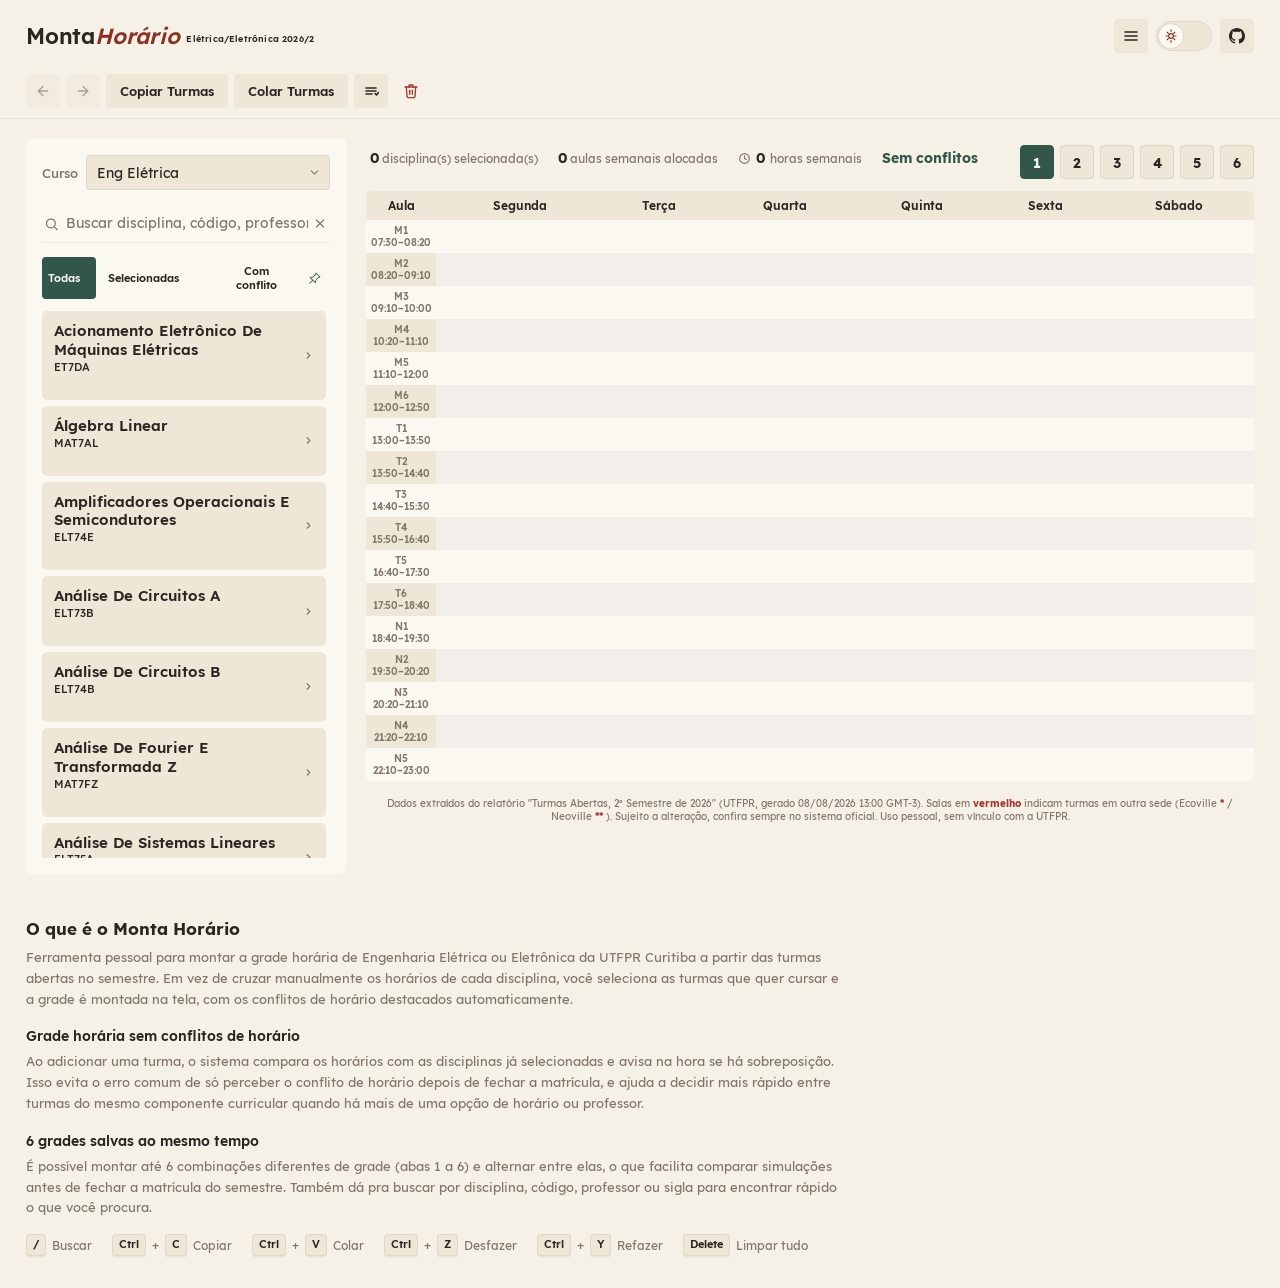
<file: monta-horario-pessoal/index.html>
<!DOCTYPE html>
<html lang="pt-BR">
<head>
<meta charset="UTF-8">
<meta name="viewport" content="width=device-width, initial-scale=1.0">
<title>Monta Horário — Elétrica/Eletrônica UTFPR Curitiba</title>
<meta name="description" content="Monte sua grade horária de Engenharia Elétrica ou Eletrônica da UTFPR Curitiba. Veja os conflitos de horário na hora e organize sua matrícula em minutos.">
<link rel="icon" type="image/svg+xml" href="assets/favicon.svg">
<meta property="og:type" content="website">
<meta property="og:title" content="Monta Horário — Elétrica/Eletrônica UTFPR Curitiba">
<meta property="og:description" content="Monte sua grade horária de Engenharia Elétrica ou Eletrônica da UTFPR Curitiba e veja os conflitos de horário na hora.">
<meta property="og:locale" content="pt_BR">
<meta name="twitter:card" content="summary_large_image">
<meta name="twitter:title" content="Monta Horário — Elétrica/Eletrônica UTFPR Curitiba">
<meta name="twitter:description" content="Monte sua grade horária de Engenharia Elétrica ou Eletrônica da UTFPR Curitiba e veja os conflitos de horário na hora.">
<link rel="stylesheet" href="styles.css">
<script>
(function(){
  var saved = localStorage.getItem('utfpr_theme') || 'system';
  var isDark = saved === 'dark' || (saved === 'system' && window.matchMedia('(prefers-color-scheme: dark)').matches);
  document.documentElement.setAttribute('data-theme', isDark ? 'dark' : 'light');
  var compactPref = localStorage.getItem('utfpr_compact');
  if (compactPref === null || compactPref === '1') {
    document.documentElement.setAttribute('data-compact', 'true');
  }
})();
</script>
</head>
<body>

<header>
  <div class="header-title-row">
    <h1>Monta<span>Horário</span> <span id="brandUtfpr">Elétrica/Eletrônica 2026/2</span></h1>
    <div class="header-extras">
      <button type="button" class="compact-toggle icon-btn" id="compactToggle" title="Modo compacto para melhor visualização da lista" aria-label="Modo compacto" aria-pressed="true">
        <svg class="ct-icon ct-icon-compact" viewBox="0 0 16 16" width="16" height="16" fill="none" stroke="currentColor" stroke-width="1.6" stroke-linecap="round" aria-hidden="true">
          <line x1="2" y1="4" x2="14" y2="4"></line>
          <line x1="2" y1="8" x2="14" y2="8"></line>
          <line x1="2" y1="12" x2="14" y2="12"></line>
        </svg>
        <svg class="ct-icon ct-icon-expanded" viewBox="0 0 16 16" width="16" height="16" fill="none" stroke="currentColor" stroke-width="1.6" stroke-linecap="round" aria-hidden="true">
          <rect x="2" y="2.5" width="12" height="4" rx="1"></rect>
          <rect x="2" y="9.5" width="12" height="4" rx="1"></rect>
        </svg>
      </button>
      <button type="button" class="theme-toggle" id="themeToggle" title="Alternar tema" aria-label="Alternar tema" aria-pressed="false">
        <span class="tt-track">
          <span class="tt-thumb" id="ttThumb"></span>
        </span>
      </button>
      <a class="icon-btn github-link" href="https://github.com/SEU-USUARIO/SEU-REPO" target="_blank" rel="noopener noreferrer" title="Ver código no GitHub" aria-label="Ver código no GitHub">
        <svg viewBox="0 0 16 16" width="16" height="16" fill="currentColor" aria-hidden="true"><path d="M8 0C3.58 0 0 3.58 0 8c0 3.54 2.29 6.53 5.47 7.59.4.07.55-.17.55-.38 0-.19-.01-.82-.01-1.49-2.01.37-2.53-.49-2.69-.94-.09-.23-.48-.94-.82-1.13-.28-.15-.68-.52-.01-.53.63-.01 1.08.58 1.23.82.72 1.21 1.87.87 2.33.66.07-.52.28-.87.51-1.07-1.78-.2-3.64-.89-3.64-3.95 0-.87.31-1.59.82-2.15-.08-.2-.36-1.02.08-2.12 0 0 .67-.21 2.2.82.64-.18 1.32-.27 2-.27.68 0 1.36.09 2 .27 1.53-1.04 2.2-.82 2.2-.82.44 1.1.16 1.92.08 2.12.51.56.82 1.27.82 2.15 0 3.07-1.87 3.75-3.65 3.95.29.25.54.73.54 1.48 0 1.07-.01 1.93-.01 2.2 0 .21.15.46.55.38A8.01 8.01 0 0 0 16 8c0-4.42-3.58-8-8-8z"></path></svg>
      </a>
    </div>
  </div>
</header>
<div class="action-bar" id="actionBar">
  <div class="toolbar">
    <button id="btnUndo" class="icon-btn" title="Desfazer (Ctrl+Z)" aria-label="Desfazer" disabled>
      <svg viewBox="0 0 24 24" width="16" height="16" fill="none" stroke="currentColor" stroke-width="2" stroke-linecap="round" stroke-linejoin="round" aria-hidden="true"><line x1="19" y1="12" x2="5" y2="12"></line><polyline points="12 19 5 12 12 5"></polyline></svg>
    </button>
    <button id="btnRedo" class="icon-btn" title="Refazer (Ctrl+Y)" aria-label="Refazer" disabled>
      <svg viewBox="0 0 24 24" width="16" height="16" fill="none" stroke="currentColor" stroke-width="2" stroke-linecap="round" stroke-linejoin="round" aria-hidden="true"><line x1="5" y1="12" x2="19" y2="12"></line><polyline points="12 5 19 12 12 19"></polyline></svg>
    </button>
    <button id="btnCopy" title="Copiar seleção (Ctrl+C)"><span class="btn-label-full">Copiar Turmas</span><span class="btn-label-short">Copiar</span></button>
    <button id="btnPaste" title="Colar seleção (Ctrl+V)"><span class="btn-label-full">Colar Turmas</span><span class="btn-label-short">Colar</span></button>
    <div class="enrolled-dropdown-wrap" id="enrolledDropdownWrap">
      <button type="button" class="enrolled-toggle icon-btn" id="enrolledToggle" title="Ver turmas selecionadas" aria-label="Ver turmas selecionadas" aria-haspopup="true" aria-expanded="false">
        <svg viewBox="0 0 16 16" width="16" height="16" fill="none" stroke="currentColor" stroke-width="1.6" stroke-linecap="round" stroke-linejoin="round" aria-hidden="true">
          <path d="M3 5h10"></path>
          <path d="M3 8h10"></path>
          <path d="M3 11h6"></path>
          <path d="M12 10.5l1.5 1.5 2-2.5"></path>
        </svg>
      </button>
      <div class="enrolled-dropdown" id="enrolledDropdown" role="menu" aria-label="Turmas selecionadas" hidden></div>
    </div>
    <button id="btnClear" class="danger icon-btn" title="Limpar tudo (Delete)" aria-label="Limpar tudo">
      <svg viewBox="0 0 24 24" width="16" height="16" fill="none" stroke="currentColor" stroke-width="2" stroke-linecap="round" stroke-linejoin="round" aria-hidden="true"><polyline points="3 6 5 6 21 6"></polyline><path d="M19 6l-1 14a2 2 0 0 1-2 2H8a2 2 0 0 1-2-2L5 6"></path><path d="M10 11v6"></path><path d="M14 11v6"></path><path d="M9 6V4a1 1 0 0 1 1-1h4a1 1 0 0 1 1 1v2"></path></svg>
    </button>
  </div>
  <div class="mini-grid" id="miniGrid" aria-hidden="true"></div>
</div>

<main>
  <div class="panel">
    <div class="course-select-wrap">
      <label for="courseSelect">Curso</label>
      <select id="courseSelect" aria-label="Selecionar curso"></select>
    </div>
    <label class="visually-hidden" for="searchBox">Buscar disciplina, código, professor ou sigla</label>
    <div class="search-wrap">
      <svg class="search-icon" viewBox="0 0 24 24" width="15" height="15" fill="none" stroke="currentColor" stroke-width="2" stroke-linecap="round" stroke-linejoin="round" aria-hidden="true"><circle cx="11" cy="11" r="7"></circle><line x1="21" y1="21" x2="16.65" y2="16.65"></line></svg>
      <input class="search" id="searchBox" placeholder="Buscar disciplina, código, professor ou sigla..." title="Buscar (atalho: /)">
      <button type="button" class="search-clear" id="searchClear" title="Limpar busca" aria-label="Limpar busca" hidden>
        <svg viewBox="0 0 24 24" width="13" height="13" fill="none" stroke="currentColor" stroke-width="2.4" stroke-linecap="round" aria-hidden="true"><line x1="5" y1="5" x2="19" y2="19"></line><line x1="19" y1="5" x2="5" y2="19"></line></svg>
      </button>
    </div>    <div class="filter-row" role="group" aria-label="Filtrar disciplinas">
      <button id="filterAll" class="active" aria-pressed="true">Todas</button>
      <button id="filterSelected" aria-pressed="false">Selecionadas</button>
      <button id="filterConflict" aria-pressed="false">Com conflito</button>
      <button type="button" id="filterPin" class="filter-pin-btn" title="Turmas fixadas" aria-label="Mostrar turmas fixadas" aria-pressed="false">
        <svg viewBox="0 0 16 16" width="13" height="13" fill="currentColor" aria-hidden="true"><path d="M9.828.722a.5.5 0 0 1 .354.146l4.95 4.95a.5.5 0 0 1 0 .707c-.48.48-1.072.588-1.503.588-.177 0-.335-.018-.46-.039l-3.134 3.134a5.927 5.927 0 0 1 .16 1.013c.046.702-.032 1.687-.72 2.375a.5.5 0 0 1-.707 0l-2.829-2.828-3.182 3.182c-.195.195-1.219.902-1.414.707-.195-.195.512-1.22.707-1.414l3.182-3.182-2.828-2.829a.5.5 0 0 1 0-.707c.688-.688 1.673-.767 2.375-.72a5.922 5.922 0 0 1 1.013.16l3.134-3.133a2.772 2.772 0 0 1-.04-.461c0-.43.108-1.022.589-1.503a.5.5 0 0 1 .353-.146zm.122 2.112v-.002.002zm0-.002v.002a.5.5 0 0 1-.122.51L6.293 6.878a.5.5 0 0 1-.511.12H5.78l-.014-.004a4.507 4.507 0 0 0-.288-.076 4.922 4.922 0 0 0-.765-.116c-.422-.028-.836.008-1.175.15l5.51 5.509c.141-.34.177-.753.149-1.175a4.924 4.924 0 0 0-.192-1.054l-.004-.013v-.001a.5.5 0 0 1 .12-.512l3.536-3.535a.5.5 0 0 1 .532-.115l.096.022c.087.017.208.034.344.034.114 0 .23-.011.343-.04L9.927 2.028c-.029.113-.04.23-.04.343a1.779 1.779 0 0 0 .062.46z"></path></svg>
      </button>
    </div>
    <div class="subject-list" id="subjectList" aria-label="Lista de disciplinas"></div>
  </div>

  <div class="content-col">
    <div class="stats-row" id="statsRow">
      <div class="stats" id="statsBar" role="status" aria-live="polite"></div>
      <div class="template-bar" id="templateBar" role="group" aria-label="Templates de grade">
        <button type="button" class="template-btn" data-template="1" title="Template 1" aria-label="Template 1">1</button>
        <button type="button" class="template-btn" data-template="2" title="Template 2" aria-label="Template 2">2</button>
        <button type="button" class="template-btn" data-template="3" title="Template 3" aria-label="Template 3">3</button>
        <button type="button" class="template-btn" data-template="4" title="Template 4" aria-label="Template 4">4</button>
        <button type="button" class="template-btn" data-template="5" title="Template 5" aria-label="Template 5">5</button>
        <button type="button" class="template-btn" data-template="6" title="Template 6" aria-label="Template 6">6</button>
      </div>
    </div>
    <div class="conflict-banner" id="conflictBanner" role="alert" aria-live="assertive"></div>
    <div class="grid-wrap">
      <table class="grid" id="gridTable"></table>
    </div>
    <div class="legend" id="legend" aria-label="Legenda de cores por disciplina"></div>
    <div class="footer-note">Dados extraídos do relatório "Turmas Abertas, 2º Semestre de 2026" (UTFPR, gerado 08/08/2026 13:00 GMT-3). Salas em <span class="dot-red">vermelho</span> indicam turmas em outra sede (Ecoville <span class="dot-red">*</span>  / Neoville <span class="dot-red">**</span> ). Sujeito a alteração, confira sempre no sistema oficial. Uso pessoal, sem vínculo com a UTFPR.</div>
  </div>
</main>

<section class="seo-intro">
  <h2>O que é o Monta Horário</h2>
  <p>Ferramenta pessoal para montar a grade horária de Engenharia Elétrica ou Eletrônica da UTFPR Curitiba a partir das turmas abertas no semestre. Em vez de cruzar manualmente os horários de cada disciplina, você seleciona as turmas que quer cursar e a grade é montada na tela, com os conflitos de horário destacados automaticamente.</p>

  <h3>Grade horária sem conflitos de horário</h3>
  <p>Ao adicionar uma turma, o sistema compara os horários com as disciplinas já selecionadas e avisa na hora se há sobreposição. Isso evita o erro comum de só perceber o conflito de horário depois de fechar a matrícula, e ajuda a decidir mais rápido entre turmas do mesmo componente curricular quando há mais de uma opção de horário ou professor.</p>

  <h3>6 grades salvas ao mesmo tempo</h3>
  <p>É possível montar até 6 combinações diferentes de grade (abas 1 a 6) e alternar entre elas, o que facilita comparar simulações antes de fechar a matrícula do semestre. Também dá pra buscar por disciplina, código, professor ou sigla para encontrar rápido o que você procura.</p>

  <div class="shortcuts-row" aria-label="Atalhos de teclado">
    <span class="shortcut"><kbd>/</kbd><span>Buscar</span></span>
    <span class="shortcut"><kbd>Ctrl</kbd>+<kbd>C</kbd><span>Copiar</span></span>
    <span class="shortcut"><kbd>Ctrl</kbd>+<kbd>V</kbd><span>Colar</span></span>
    <span class="shortcut"><kbd>Ctrl</kbd>+<kbd>Z</kbd><span>Desfazer</span></span>
    <span class="shortcut"><kbd>Ctrl</kbd>+<kbd>Y</kbd><span>Refazer</span></span>
    <span class="shortcut"><kbd>Delete</kbd><span>Limpar tudo</span></span>
  </div>
</section>

<div class="toast" id="toast" role="status" aria-live="polite" aria-atomic="true"></div>

<!-- Config -->
<script src="config.js"></script>

<!-- Logic and data -->
<script src="app.js"></script>
</body>
</html>
</file>
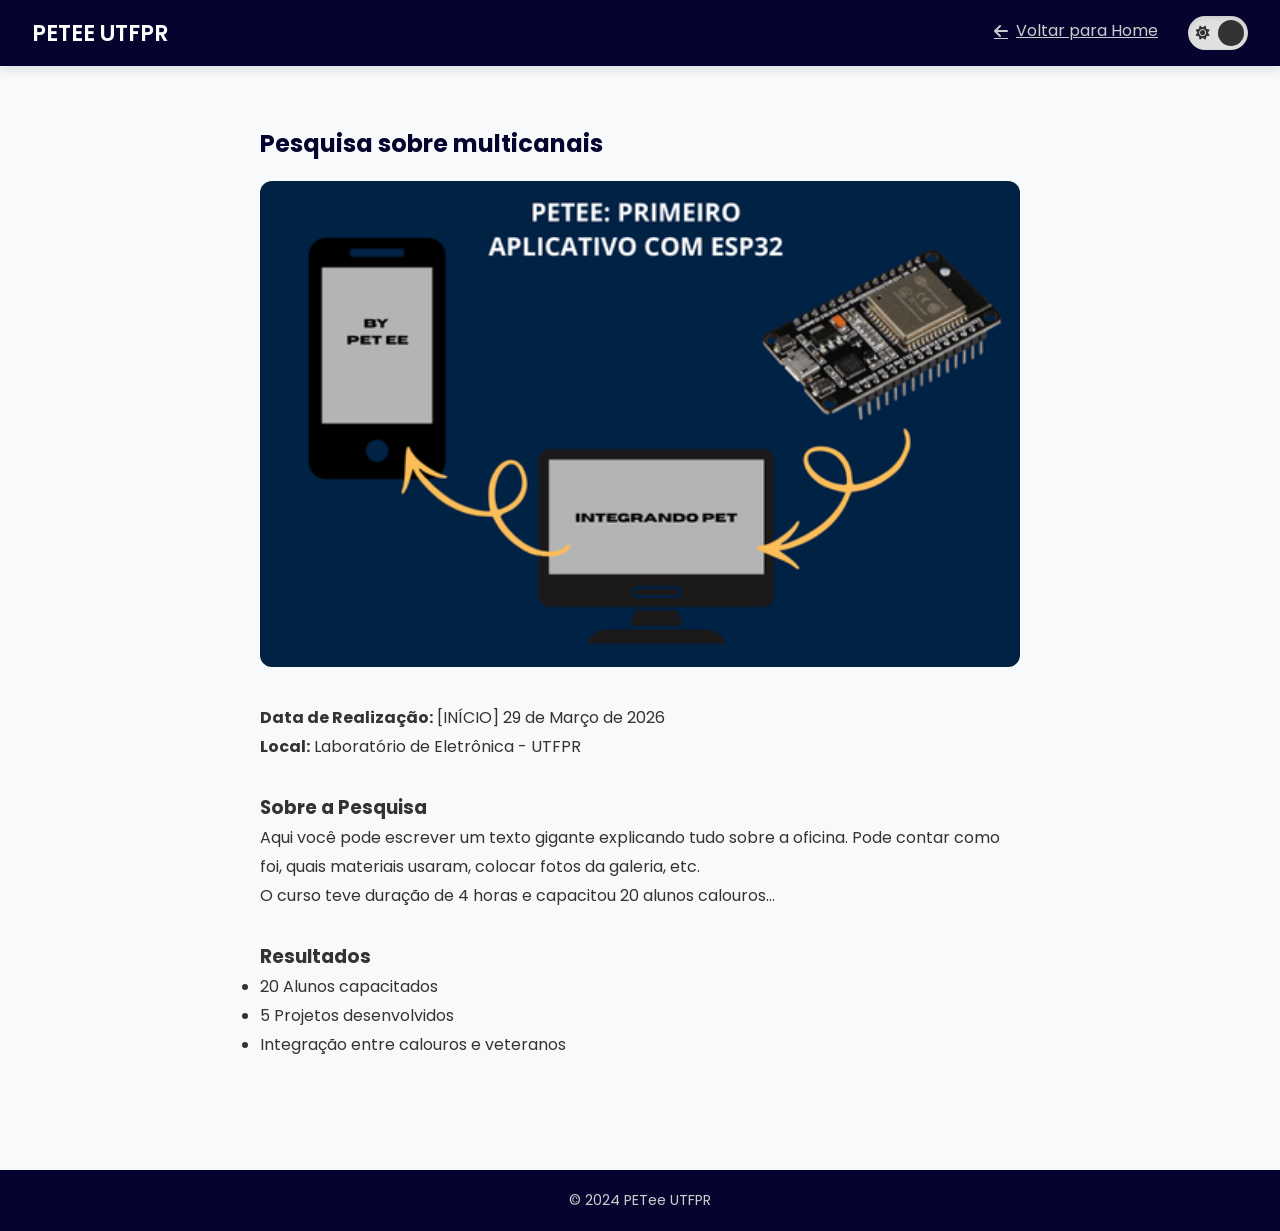
<file: multicanais.html>
<!DOCTYPE html>
<html lang="pt-BR">
<head>
  <meta charset="UTF-8">
  <meta name="viewport" content="width=device-width, initial-scale=1.0">
  <title>Detalhes da Pesquisa - PETEE</title>
  <link href="https://fonts.googleapis.com/css2?family=Poppins:wght@300;400;600&display=swap" rel="stylesheet">
  <link rel="stylesheet" href="style.css">
  <link rel="stylesheet" href="https://cdnjs.cloudflare.com/ajax/libs/font-awesome/6.4.0/css/all.min.css">
  <link rel="icon" type="image/png" href="img/icone_petee2.png">
</head>
<body>
  
  <header>
      <a href="index.html" class="logo">PETEE UTFPR</a>
  
      <button class="hamburger" aria-label="Abrir menu">
          <i class="fas fa-bars"></i>
      </button>
  
      <nav class="nav-menu">  
          <a href="index.html" class="nav-btn">
              <i class="fas fa-arrow-left"></i> Voltar para Home
          </a>
          
          <label class="theme-switch" for="theme-checkbox">
              <input type="checkbox" id="theme-checkbox" />
              <div class="slider round">
                  <i class="fas fa-sun"></i>
                  <i class="fas fa-moon"></i>
              </div>
          </label>
      </nav>
  </header>

  <main>
    <section class="project-details" style="max-width: 800px; margin: 40px auto; padding: 20px;">
      
      <h1 style="color: var(--primary-color); margin-bottom: 20px;">Pesquisa sobre multicanais</h1>
      
      <img src="img/ensino_01.png" alt="Arduino" style="width: 100%; border-radius: 12px; margin-bottom: 30px;">

      <div class="text-content">
        <p><strong>Data de Realização:</strong> [INÍCIO] 29 de Março de 2026</p>
        <p><strong>Local:</strong> Laboratório de Eletrônica - UTFPR</p>
        <br>
        <h3>Sobre a Pesquisa</h3>
        <p>
          Aqui você pode escrever um texto gigante explicando tudo sobre a oficina. 
          Pode contar como foi, quais materiais usaram, colocar fotos da galeria, etc.
        </p>
        <p>
          O curso teve duração de 4 horas e capacitou 20 alunos calouros...
        </p>
        
        <br>
        <h3>Resultados</h3>
        <ul>
          <li>20 Alunos capacitados</li>
          <li>5 Projetos desenvolvidos</li>
          <li>Integração entre calouros e veteranos</li>
        </ul>
      </div>

      <br><br>

    </section>
  </main>

  <footer>
    <p>&copy; 2024 PETee UTFPR</p>
  </footer>
  
  <script src="script.js"></script>
</body>
</html>
</file>
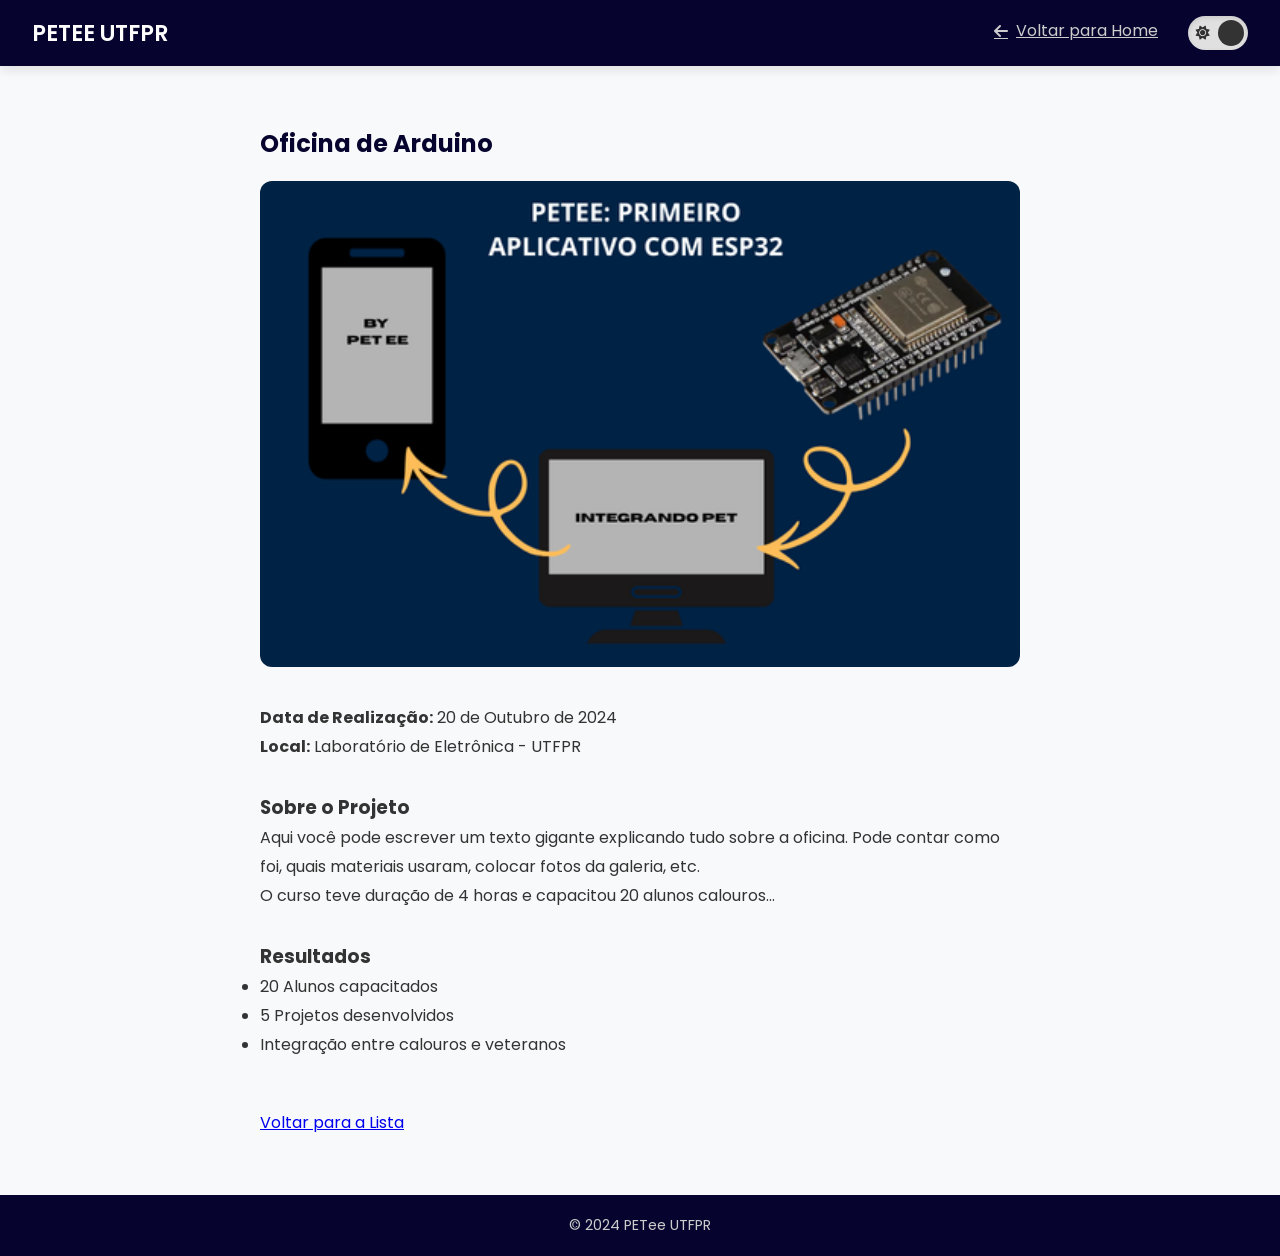
<file: projeto-arduino.html>
<!DOCTYPE html>
<html lang="pt-BR">
<head>
  <meta charset="UTF-8">
  <meta name="viewport" content="width=device-width, initial-scale=1.0">
  <title>Detalhes do Projeto - PETee</title>
  <link href="https://fonts.googleapis.com/css2?family=Poppins:wght@300;400;600&display=swap" rel="stylesheet">
  <link rel="stylesheet" href="style.css">
  <link rel="stylesheet" href="https://cdnjs.cloudflare.com/ajax/libs/font-awesome/6.4.0/css/all.min.css">
  <link rel="icon" type="image/png" href="img/icone_petee2.png">
</head>
<body>
  
  <header>
      <a href="index.html" class="logo">PETEE UTFPR</a>
  
      <button class="hamburger" aria-label="Abrir menu">
          <i class="fas fa-bars"></i>
      </button>
  
      <nav class="nav-menu">  
          <a href="index.html" class="nav-btn">
              <i class="fas fa-arrow-left"></i> Voltar para Home
          </a>
          
          <label class="theme-switch" for="theme-checkbox">
              <input type="checkbox" id="theme-checkbox" />
              <div class="slider round">
                  <i class="fas fa-sun"></i>
                  <i class="fas fa-moon"></i>
              </div>
          </label>
      </nav>
  </header>

  <main>
    <section class="project-details" style="max-width: 800px; margin: 40px auto; padding: 20px;">
      
      <h1 style="color: var(--primary-color); margin-bottom: 20px;">Oficina de Arduino</h1>
      
      <img src="img/ensino_01.png" alt="Arduino" style="width: 100%; border-radius: 12px; margin-bottom: 30px;">

      <div class="text-content">
        <p><strong>Data de Realização:</strong> 20 de Outubro de 2024</p>
        <p><strong>Local:</strong> Laboratório de Eletrônica - UTFPR</p>
        <br>
        <h3>Sobre o Projeto</h3>
        <p>
          Aqui você pode escrever um texto gigante explicando tudo sobre a oficina. 
          Pode contar como foi, quais materiais usaram, colocar fotos da galeria, etc.
        </p>
        <p>
          O curso teve duração de 4 horas e capacitou 20 alunos calouros...
        </p>
        
        <br>
        <h3>Resultados</h3>
        <ul>
          <li>20 Alunos capacitados</li>
          <li>5 Projetos desenvolvidos</li>
          <li>Integração entre calouros e veteranos</li>
        </ul>
      </div>

      <br><br>
      <a href="index.html#ensino" class="cta-button">Voltar para a Lista</a>

    </section>
  </main>

  <footer>
    <p>&copy; 2024 PETee UTFPR</p>
  </footer>
  
  <script src="script.js"></script>
</body>
</html>
</file>
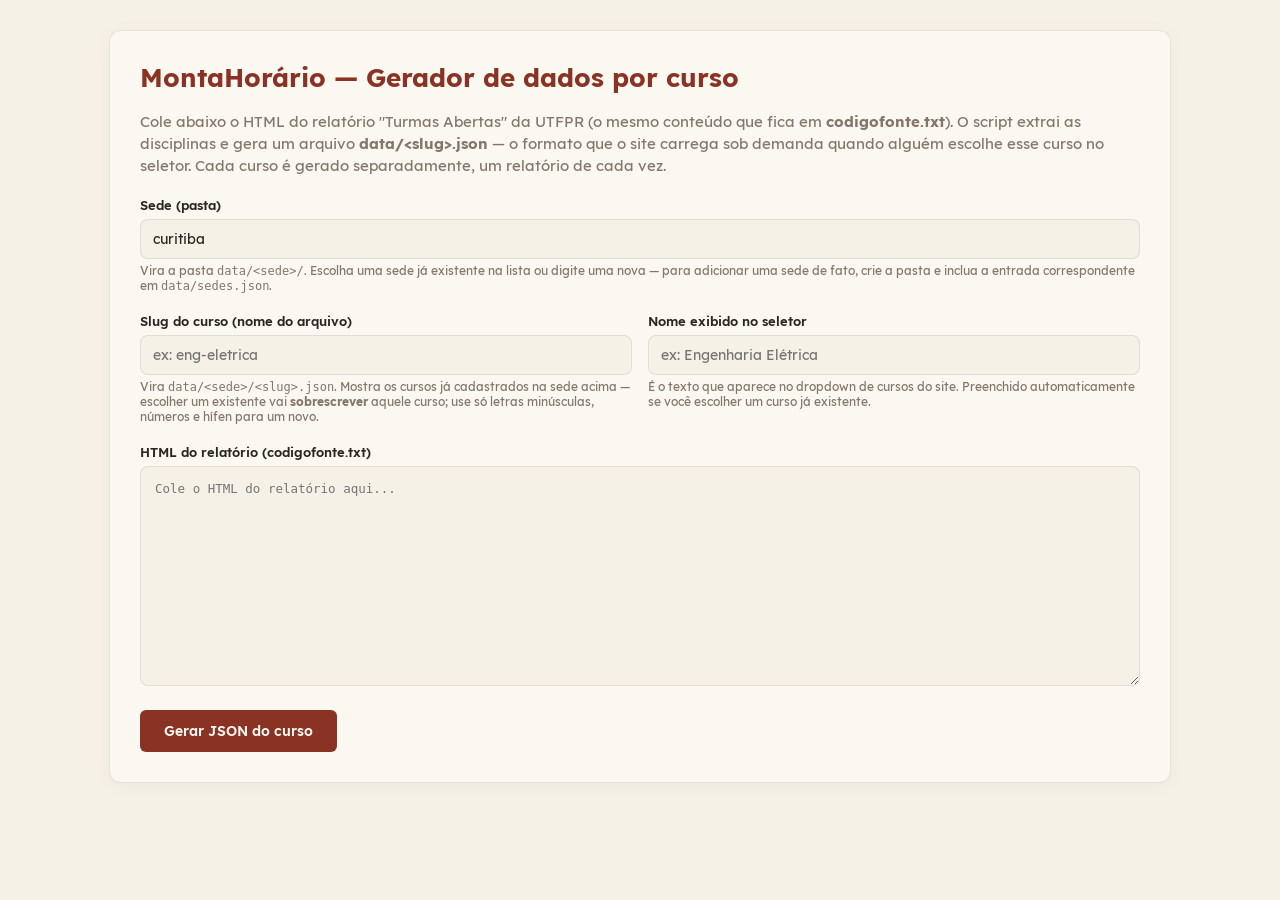
<file: monta-horario-pessoal/gerador.html>
<!DOCTYPE html>
<html lang="pt-BR">
<head>
<meta charset="UTF-8">
<meta name="viewport" content="width=device-width, initial-scale=1.0">
<title>Gerador de data/*.json - Monta Horário UTFPR</title>
<meta name="robots" content="noindex, nofollow">
<link rel="icon" type="image/svg+xml" href="assets/favicon.svg">
<style>
  @font-face{font-family:'Lexend';src:url('assets/fonts/Lexend-Regular.woff2') format('woff2');font-weight:400;font-style:normal;font-display:swap;}
  @font-face{font-family:'Lexend';src:url('assets/fonts/Lexend-Medium.woff2') format('woff2');font-weight:500;font-style:normal;font-display:swap;}
  @font-face{font-family:'Lexend';src:url('assets/fonts/Lexend-SemiBold.woff2') format('woff2');font-weight:600;font-style:normal;font-display:swap;}
  @font-face{font-family:'Lexend';src:url('assets/fonts/Lexend-Bold.woff2') format('woff2');font-weight:700;font-style:normal;font-display:swap;}

  :root {
    --bg: #f6f1e7; --panel: #fbf8f2; --panel2: #eee6d6; --border: rgba(43,38,32,.10);
    --text: #2b2621; --muted: #83766a; --accent: #8a3324; --accent-hover: #6f2a1e;
    --font-display: 'Lexend', -apple-system, Helvetica, Arial, sans-serif;
    --font-body: 'Lexend', -apple-system, Helvetica, Arial, sans-serif;
  }

  body {
    margin: 0; font-family: var(--font-body); background: var(--bg); color: var(--text); padding: 30px 20px;
  }

  .container {
    max-width: 1000px; margin: 0 auto; background: var(--panel); padding: 30px;
    border-radius: 12px; box-shadow: 0 4px 20px rgba(0,0,0,0.04); border: 1px solid var(--border);
  }

  h1 { font-family: var(--font-display); color: var(--accent); margin-top: 0; font-size: 26px; }
  h1 span { font-weight: 700; color: inherit; }
  p { color: var(--muted); font-size: 14.5px; line-height: 1.5; margin-bottom: 20px; }

  label { display: block; font-size: 13px; font-weight: 600; margin-bottom: 6px; }

  .course-fields { display: flex; gap: 16px; margin-bottom: 20px; flex-wrap: wrap; }
  .course-fields > div { flex: 1; min-width: 220px; }
  .course-fields input {
    width: 100%; padding: 10px 12px; font-family: var(--font-body); font-size: 14px;
    border: 1px solid var(--border); border-radius: 8px; background: var(--bg); color: var(--text);
    box-sizing: border-box;
  }
  .course-fields input:focus { outline: 2px solid var(--accent); outline-offset: -1px; }
  .hint { font-size: 12px; color: var(--muted); margin-top: 4px; }

  textarea {
    width: 100%; height: 220px; padding: 14px; font-family: monospace; font-size: 12.5px;
    border: 1px solid var(--border); border-radius: 8px; background: var(--bg); color: var(--text);
    resize: vertical; box-sizing: border-box; margin-bottom: 20px;
  }
  textarea:focus { outline: 2px solid var(--accent); outline-offset: -1px; }

  button {
    background: var(--accent); color: #fbf8f2; border: none; padding: 12px 24px; font-size: 14px;
    font-weight: 600; border-radius: 6px; cursor: pointer; transition: 0.2s; font-family: var(--font-body);
  }
  button:hover { background: var(--accent-hover); }
  button:disabled { opacity: .5; cursor: not-allowed; }

  .output-area { margin-top: 30px; display: none; }
  .output-area.show { display: block; }

  .header-controls { display: flex; justify-content: space-between; align-items: center; margin-bottom: 10px; gap: 10px; flex-wrap: wrap; }
  .header-controls h2 { font-family: var(--font-display); font-size: 20px; margin: 0; }
  .header-controls .btn-group { display: flex; gap: 8px; }
  .header-controls button { background: var(--text); padding: 8px 16px; }
  .header-controls button:hover { background: #000; }

  .manifest-tip {
    margin-top: 16px; padding: 12px 14px; border-radius: 8px; background: var(--panel2);
    font-size: 13px; color: var(--text); line-height: 1.5;
  }
  .manifest-tip code { background: rgba(43,38,32,.08); padding: 1px 5px; border-radius: 4px; }
</style>
</head>
<body>

<div class="container">
  <h1>Monta<span>Horário</span> — Gerador de dados por curso</h1>
  <p>
    Cole abaixo o HTML do relatório "Turmas Abertas" da UTFPR (o mesmo conteúdo que fica em <b>codigofonte.txt</b>).
    O script extrai as disciplinas e gera um arquivo <b>data/&lt;slug&gt;.json</b> — o formato que o site
    carrega sob demanda quando alguém escolhe esse curso no seletor. Cada curso é gerado separadamente,
    um relatório de cada vez.
  </p>

  <p id="autoFillWarning" class="hint" style="display:none; background: var(--panel2); padding: 10px 12px; border-radius: 8px; color: var(--text);">
    ⚠️ Não consegui carregar as sedes/cursos já existentes (<code>data/sedes.json</code> / <code>data/&lt;sede&gt;/manifest.json</code>) para sugerir nos campos abaixo — isso é normal se você abriu este arquivo direto do disco (<code>file://</code>), já que o navegador bloqueia esse tipo de busca nesse caso. Sirva a pasta com um servidor local (ex: <code>npx serve</code>, extensão "Live Server") ou abra pelo GitHub Pages para ativar as sugestões. Os campos continuam funcionando normalmente por digitação.
  </p>

  <div class="course-fields">
    <div>
      <label for="sedeSlug">Sede (pasta)</label>
      <input id="sedeSlug" list="sedeOptions" placeholder="ex: curitiba" value="curitiba" autocomplete="off">
      <datalist id="sedeOptions"></datalist>
      <div class="hint">Vira a pasta <code>data/&lt;sede&gt;/</code>. Escolha uma sede já existente na lista ou digite uma nova — para adicionar uma sede de fato, crie a pasta e inclua a entrada correspondente em <code>data/sedes.json</code>.</div>
    </div>
  </div>

  <div class="course-fields">
    <div>
      <label for="courseSlug">Slug do curso (nome do arquivo)</label>
      <input id="courseSlug" list="courseOptions" placeholder="ex: eng-eletrica" autocomplete="off">
      <datalist id="courseOptions"></datalist>
      <div class="hint">Vira <code>data/&lt;sede&gt;/&lt;slug&gt;.json</code>. Mostra os cursos já cadastrados na sede acima — escolher um existente vai <b>sobrescrever</b> aquele curso; use só letras minúsculas, números e hífen para um novo.</div>
    </div>
    <div>
      <label for="courseLabel">Nome exibido no seletor</label>
      <input id="courseLabel" list="courseLabelOptions" placeholder="ex: Engenharia Elétrica" autocomplete="off">
      <datalist id="courseLabelOptions"></datalist>
      <div class="hint">É o texto que aparece no dropdown de cursos do site. Preenchido automaticamente se você escolher um curso já existente.</div>
    </div>
  </div>

  <label for="inputHtml">HTML do relatório (codigofonte.txt)</label>
  <textarea id="inputHtml" placeholder="Cole o HTML do relatório aqui..."></textarea>

  <button onclick="converter()">Gerar JSON do curso</button>

  <div class="output-area" id="outputArea">
    <div class="header-controls">
      <h2 id="outputTitle">Resultado</h2>
      <div class="btn-group">
        <button onclick="copiar()">Copiar JSON</button>
        <button onclick="baixar()">Baixar arquivo</button>
      </div>
    </div>
    <textarea id="outputJs" readonly></textarea>
    <div class="manifest-tip" id="manifestTip"></div>
  </div>
</div>

<script>
  // Função para limpar conteúdo de células HTML (ex: quebras de linha em professores/prioridades)
  function clearCell(html) {
    let text = html.replace(/<br\s*\/?>/gi, ', ').replace(/&nbsp;/gi, ' '); // Troca <br> por vírgula
    text = text.replace(/<[^>]*>?/gm, ''); // Remove outras tags remanescentes
    text = text.replace(/,\s*$/, '').trim(); // Remove a última vírgula e espaços em branco
    return text;
  }

  function slugify(s) {
    return s.trim().toLowerCase()
      .normalize('NFD').replace(/[\u0300-\u036f]/g, '') // remove acentos
      .replace(/[^a-z0-9]+/g, '-')
      .replace(/^-+|-+$/g, '');
  }

  function escAttr(s) {
    return String(s).replace(/&/g, '&amp;').replace(/"/g, '&quot;').replace(/</g, '&lt;').replace(/>/g, '&gt;');
  }

  let knownCourses = []; // manifest da sede atualmente digitada no campo Sede
  let autoFillFailed = false;

  function showAutoFillWarning() {
    if (autoFillFailed) return; // já mostrado, não repete
    autoFillFailed = true;
    document.getElementById('autoFillWarning').style.display = 'block';
  }

  // Busca data/sedes.json e preenche o <datalist> de sedes. Se falhar
  // (ex.: arquivo aberto via file://, onde fetch de arquivo local é
  // bloqueado pelo navegador), avisa e os campos continuam funcionando
  // por digitação livre, só sem sugestão automática.
  async function loadSedeSuggestions() {
    try {
      const res = await fetch('data/sedes.json');
      if (!res.ok) throw new Error('HTTP ' + res.status);
      const sedes = await res.json();
      document.getElementById('sedeOptions').innerHTML = sedes
        .map(s => `<option value="${escAttr(s.slug)}">${escAttr(s.label)}</option>`)
        .join('');
    } catch (e) {
      showAutoFillWarning();
    }
  }

  // Busca data/<sede>/manifest.json e preenche os <datalist> de curso
  // (slug) e de nome exibido, para a sede atualmente escrita no campo.
  async function loadCourseSuggestions(sedeSlug) {
    if (!sedeSlug) { knownCourses = []; return; }
    try {
      const res = await fetch(`data/${encodeURIComponent(sedeSlug)}/manifest.json`);
      if (!res.ok) throw new Error('HTTP ' + res.status);
      knownCourses = await res.json();
      document.getElementById('courseOptions').innerHTML = knownCourses
        .map(c => `<option value="${escAttr(c.slug)}">${escAttr(c.label)}</option>`)
        .join('');
      document.getElementById('courseLabelOptions').innerHTML = knownCourses
        .map(c => `<option value="${escAttr(c.label)}"></option>`)
        .join('');
    } catch (e) {
      knownCourses = [];
      showAutoFillWarning();
    }
  }

  const sedeInput = document.getElementById('sedeSlug');
  const courseSlugInput = document.getElementById('courseSlug');
  const courseLabelInput = document.getElementById('courseLabel');

  // Toda vez que o campo Sede muda (digitando ou escolhendo da lista),
  // recarrega os cursos sugeridos daquela sede. O listener de "input"
  // usa um pequeno debounce pra não disparar um fetch a cada letra
  // digitada; "change" garante a atualização final ao sair do campo ou
  // escolher direto na lista.
  let sedeDebounce = null;
  sedeInput.addEventListener('input', () => {
    clearTimeout(sedeDebounce);
    sedeDebounce = setTimeout(() => loadCourseSuggestions(slugify(sedeInput.value)), 300);
  });
  sedeInput.addEventListener('change', () => loadCourseSuggestions(slugify(sedeInput.value)));

  // Se o slug digitado/escolhido bater com um curso já existente na sede
  // atual, preenche o nome exibido sozinho (só entra no caminho de um
  // curso já cadastrado; um slug novo não mexe no campo de nome).
  courseSlugInput.addEventListener('input', () => {
    const match = knownCourses.find(c => c.slug === slugify(courseSlugInput.value));
    if (match) courseLabelInput.value = match.label;
  });

  loadSedeSuggestions();
  loadCourseSuggestions(slugify(sedeInput.value));

  let lastSlug = '';
  let lastSede = '';

  function converter() {
    const input = document.getElementById('inputHtml').value;
    const rawSede = document.getElementById('sedeSlug').value;
    const rawSlug = document.getElementById('courseSlug').value;
    const label = document.getElementById('courseLabel').value.trim();

    if (!rawSede.trim() || !rawSlug.trim() || !label) {
      alert('Preencha a sede, o slug e o nome do curso antes de gerar.');
      return;
    }
    const sede = slugify(rawSede);
    const slug = slugify(rawSlug);

    const parser = new DOMParser();
    const doc = parser.parseFromString(input, 'text/html');

    let result = [];
    let currentSubject = null;

    // Vasculha todas as linhas de tabela do arquivo colado
    const rows = doc.querySelectorAll('table tr');

    rows.forEach(row => {
      // 1. Verifica se a linha é de Cabeçalho de Disciplina
      const titleCell = row.querySelector('td.t b');
      if (titleCell) {
        const fullTitle = titleCell.textContent.trim();
        const splitIndex = fullTitle.indexOf(' - ');
        if (splitIndex !== -1) {
          currentSubject = {
            code: fullTitle.substring(0, splitIndex).trim(),
            name: fullTitle.substring(splitIndex + 3).trim(),
            turmas: []
          };
          result.push(currentSubject);
        }
        return;
      }

      // 2. Verifica se a linha contém dados das Turmas (precisa ter as colunas corretas)
      const tds = row.querySelectorAll('td');
      if (tds.length >= 10 && currentSubject) {

        // Ignorar o cabeçalho secundário que diz "Turma", "Enquadramento", etc
        if (tds[0].textContent.trim().toLowerCase() === 'turma') return;

        const turma = tds[0].textContent.trim();
        const enq = tds[1].textContent.trim();
        const vt = tds[2].textContent.trim();
        const vc = tds[3].textContent.trim();
        const res = tds[4].textContent.trim();

        // Prioridade
        let prio = clearCell(tds[5].innerHTML);
        if (prio === '-' || prio === '') prio = "";

        // Formatando o Horário: removendo espaços envolta dos hifens e preservando asteriscos
        let hRaw = tds[7].textContent.trim();
        let h = hRaw.replace(/\s*-\s*/g, '-').replace(/\s+/g, '');

        // Professor e Optativa
        let prof = clearCell(tds[8].innerHTML);
        let opt = clearCell(tds[9].innerHTML);
        if (opt === '-' || opt === '' || opt.toLowerCase() === 'não') {
          opt = 'Não';
        }

        currentSubject.turmas.push({
          turma, enq, vt, vc, res, prio, h, prof, opt
        });
      }
    });

    if (result.length === 0) {
      alert("Nenhuma disciplina encontrada. Verifique se o conteúdo colado é o HTML correto do relatório.");
      return;
    }

    // Saída em JSON puro — é isso que o app.js busca via fetch('data/<sede>/<slug>.json')
    // (DAYS/AULAS/PALETTE não entram aqui: são compartilhados por todo curso e já
    // vivem em config.js, carregado uma única vez pela página).
    const outputString = JSON.stringify(result, null, 2);

    lastSlug = slug;
    lastSede = sede;
    document.getElementById('outputTitle').textContent = `Resultado — data/${sede}/${slug}.json`;
    document.getElementById('outputJs').value = outputString;
    document.getElementById('manifestTip').innerHTML =
      `Salve o conteúdo acima como <code>data/${sede}/${slug}.json</code> no repositório. ` +
      `Depois, adicione (ou confirme) esta entrada em <code>data/${sede}/manifest.json</code>:<br>` +
      `<code>{ "slug": "${slug}", "label": "${label.replace(/"/g, '&quot;')}" }</code>` +
      `<br>Se o curso já existir no manifest dessa sede, só substitua o JSON — nada mais muda.` +
      `<br><br>Sede nova? Crie a pasta <code>data/${sede}/</code> com seu próprio ` +
      `<code>manifest.json</code> e adicione <code>{ "slug": "${sede}", "label": "..." }</code> ` +
      `em <code>data/sedes.json</code>.`;
    document.getElementById('outputArea').classList.add('show');
  }

  function copiar() {
    const output = document.getElementById('outputJs');
    output.select();
    document.execCommand('copy');
    alert('JSON copiado para a área de transferência!');
  }

  function baixar() {
    const output = document.getElementById('outputJs');
    const blob = new Blob([output.value], { type: 'application/json' });
    const url = URL.createObjectURL(blob);
    const a = document.createElement('a');
    a.href = url;
    a.download = `${lastSlug || 'curso'}.json`;
    document.body.appendChild(a);
    a.click();
    document.body.removeChild(a);
    URL.revokeObjectURL(url);
  }
</script>
</body>
</html>
</file>
<file: monta-horario-pessoal/styles.css>
@font-face{font-family:'Lexend';src:url('assets/fonts/Lexend-Regular.woff2') format('woff2');font-weight:400;font-style:normal;font-display:swap;}
@font-face{font-family:'Lexend';src:url('assets/fonts/Lexend-Medium.woff2') format('woff2');font-weight:500;font-style:normal;font-display:swap;}
@font-face{font-family:'Lexend';src:url('assets/fonts/Lexend-SemiBold.woff2') format('woff2');font-weight:600;font-style:normal;font-display:swap;}
@font-face{font-family:'Lexend';src:url('assets/fonts/Lexend-Bold.woff2') format('woff2');font-weight:700;font-style:normal;font-display:swap;}
:root{
    --bg:#f6f1e7; --panel:#fbf8f2; --panel2:#eee6d6; --border:rgba(43,38,32,.07);
    --text:#2b2621; --muted:#83766a; --accent:#8a3324; --accent2:#33564a;
    --danger:#a8342a; --ok:#33564a; --warn:#b9832e; --on-accent:#fbf8f2;
    --grid-line:#e2d7c3; --header-h:64px; --action-bar-h:55px; --main-vpad:40px;
    --res-fechada-fg:#a8342a; --res-fechada-bg:rgba(168,52,42,.12);
    --res-aberta-fg:#33564a; --res-aberta-bg:rgba(51,86,74,.12);
    --res-sem-fg:#5c7a52; --res-sem-bg:rgba(92,122,82,.12);
    --conflict-bg:rgba(168,52,42,.08); --turma-active-bg:rgba(138,51,36,.09);
    --preview-ok-bg:rgba(29,122,74,.72); --preview-conflict-bg:rgba(214,40,30,.75);
    --mini-preview-ok-bg:rgba(41,109,181,.75);
    --preview-ring:rgba(43,38,32,.55); --other-campus:#a8342a; --room-other:#8a3324;
    --danger-hover-bg:rgba(168,52,42,.1); --hover-bg:#e4d9c2; --accent-hover:#6f2a1e;
    --mini-last:#2f6fb0; --info-strong:#2b2621; --ead-text:#000000;
    --font-display:'Lexend',-apple-system,Helvetica,Arial,sans-serif; --font-body:'Lexend',-apple-system,Helvetica,Arial,sans-serif;
    --stripe: rgba(43,38,32,.04);
  }
  html[data-theme="dark"]{
    --bg:#0e0e10; --panel:#18181b; --panel2:#26262c; --border:rgba(238,230,214,.07);
    --text:#e8e8ea; --muted:#b5b5ba; --accent:#c9603f; --accent2:#5c9384;
    --danger:#dd7362; --ok:#5c9384; --warn:#d9a54f; --on-accent:#0e0e10;
    --grid-line:#2e2e34;
    --res-fechada-fg:#e58b7e; --res-fechada-bg:rgba(221,115,98,.16);
    --res-aberta-fg:#8fc2b2; --res-aberta-bg:rgba(92,147,132,.16);
    --res-sem-fg:#9fb98f; --res-sem-bg:rgba(159,185,143,.14);
    --conflict-bg:rgba(221,115,98,.12); --turma-active-bg:rgba(111,168,220,.16);
    --preview-ok-bg:rgba(46,181,128,.65); --preview-conflict-bg:rgba(255,79,63,.68);
    --mini-preview-ok-bg:rgba(111,168,220,.68);
    --preview-ring:rgba(0,0,0,.65); --other-campus:#e58b7e; --room-other:#e58b7e;
    --danger-hover-bg:rgba(221,115,98,.14); --hover-bg:#2e2e34; --accent-hover:#a84f33;
    --mini-last:#6fa8dc; --info-strong:#b5b5ba; --ead-text:#ffffff;
    --stripe: rgba(238,230,214,.03);
  }
  *{box-sizing:border-box;}
  /* overflow-x:hidden (sozinho) faz o navegador computar overflow-y como
     "auto" por baixo dos panos em vários motores — isso é regra do próprio
     CSS quando só um dos dois eixos é definido — e isso quebra
     position:sticky dos descendentes, especialmente em Safari/iOS (é por
     isso que a barra de ações + mini-tabela não estavam "descendo juntas"
     de forma confiável no celular). overflow-x:clip evita esse efeito
     colateral mantendo o mesmo objetivo (sem scroll horizontal). */
  html,body{overflow-x:clip;overflow-y:visible;max-width:100%;}
  body{margin:0;font-family:var(--font-body);
    background:var(--bg);color:var(--text);min-height:100vh;transition:background .15s,color .15s;}
  header{padding:14px 26px 6px;display:flex;align-items:center;
    justify-content:space-between;flex-wrap:wrap;gap:10px;background:var(--bg);
    min-height:var(--header-h);}
  .header-title-row{display:flex;align-items:center;justify-content:space-between;gap:12px;min-width:0;width:100%;}
  header h1{font-family:var(--font-display);font-size:22px;margin:0;font-weight:600;letter-spacing:-.2px;white-space:nowrap;}
  header h1 span{color:var(--accent);font-style:italic;}
  header h1 #brandUtfpr{color:var(--text);font-style:normal;font-weight:600;font-size:.42em;letter-spacing:.02em;vertical-align:middle;}
  .header-extras{display:flex;align-items:center;gap:8px;flex-shrink:0;}

  /* ============== BARRA DE AÇÕES FIXA ==============
     Diferente do header (título, tema, github), que rola normalmente com
     a página, esta barra com desfazer/refazer/copiar/colar/limpar fica
     grudada no topo da tela o tempo todo via position:sticky. */
  .action-bar{position:sticky;top:0;z-index:100;background:var(--bg);
    padding:10px 26px;display:flex;align-items:center;gap:10px;
    border-bottom:1px solid var(--border);}

  /* ============== MINI-PRÉVIA DA GRADE (só no celular) ==============
     Um resuminho puramente visual — sem texto — espelhando a grade real
     (uma célula por aula x dia): verde onde há aula, vermelho só em
     conflito. Preenche o canto vazio do topo quando a barra de
     ferramentas quebra para a linha de baixo. */
  /* Ancorada à barra de ações (sticky): como um elemento sticky também
     funciona como bloco de referência para descendentes com position
     absolute, a mini-grade acompanha a barra perfeitamente ao rolar,
     sem precisar de cálculo via JS nem ficar "pulando" de posição. */
  .mini-grid{display:none;position:absolute;top:100%;right:10px;}
  .day-med,.day-abbr{display:none;}
  .toolbar{display:flex;gap:6px;flex-wrap:wrap;align-items:center;}
  button{cursor:pointer;border:none;background:var(--panel2);color:var(--text);
    padding:9px 14px;border-radius:4px;font-size:12.5px;font-weight:600;font-family:var(--font-body);
    transition:.15s;display:flex;align-items:center;gap:6px;}
  .btn-label-short{display:none;}
  button:hover{background:var(--hover-bg);}
  button.primary{background:var(--accent);color:var(--on-accent);}
  button.primary:hover{background:var(--accent-hover);}
  button:disabled{opacity:.4;cursor:not-allowed;}
  button:disabled:hover{background:var(--panel2);}
  button.danger{background:transparent;color:var(--danger);}
  button.danger:hover{background:var(--danger-hover-bg);}
  button:disabled{opacity:.4;cursor:not-allowed;}
  main{display:grid;grid-template-columns:320px 1fr;gap:20px;padding:20px 26px;max-width:1650px;margin:0 auto;}
  /* Sem isso, um item de grid encolhe apenas até o tamanho do seu conteúdo
     (min-width:auto por padrão) — como a tabela da grade tem min-width
     próprio, a coluna do grid (e a página inteira) era empurrada para
     além da viewport no celular, mesmo com overflow-x:hidden no body. */
  main > *{min-width:0;}
  @media(max-width:980px),(orientation:portrait){main{grid-template-columns:1fr;}}
  .panel{background:var(--panel);border-radius:5px;padding:16px;}
  .search{width:100%;padding:10px 22px 10px 24px;border-radius:0;border:none;border-bottom:1px solid var(--border);background:transparent;
    color:var(--text);font-size:14px;font-family:var(--font-body);}
  .search::placeholder{color:var(--muted);}
  .search:focus{outline:none;border-bottom-color:var(--accent);}
  .course-select-wrap{display:flex;align-items:center;gap:8px;margin-bottom:14px;}
  .course-select-wrap label{font-size:12.5px;color:var(--muted);font-weight:500;flex-shrink:0;}
  .course-select-wrap select{flex:1;min-width:0;padding:8px 26px 8px 10px;border-radius:4px;
    border:1px solid var(--border);background:var(--panel2);color:var(--text);
    font-family:var(--font-body);font-size:13.5px;cursor:pointer;
    appearance:none;-webkit-appearance:none;-moz-appearance:none;
    background-image:url("data:image/svg+xml,%3Csvg xmlns='http://www.w3.org/2000/svg' viewBox='0 0 24 24' fill='none' stroke='%2383766a' stroke-width='2' stroke-linecap='round' stroke-linejoin='round'%3E%3Cpolyline points='6 9 12 15 18 9'/%3E%3C/svg%3E");
    background-repeat:no-repeat;background-position:right 8px center;background-size:13px;}
  html[data-theme="dark"] .course-select-wrap select{
    background-image:url("data:image/svg+xml,%3Csvg xmlns='http://www.w3.org/2000/svg' viewBox='0 0 24 24' fill='none' stroke='%23b5b5ba' stroke-width='2' stroke-linecap='round' stroke-linejoin='round'%3E%3Cpolyline points='6 9 12 15 18 9'/%3E%3C/svg%3E");}
  .course-select-wrap select:focus{outline:2px solid var(--accent);outline-offset:-1px;}
  .course-select-wrap select:disabled{opacity:.6;cursor:wait;}
  .search-wrap{position:relative;margin-bottom:14px;}
  .search-icon{position:absolute;left:2px;top:50%;transform:translateY(-50%);
    color:var(--muted);pointer-events:none;}
  .search-clear{position:absolute;right:0;top:50%;transform:translateY(-50%);background:transparent;
    color:var(--muted);padding:4px;width:20px;height:20px;border-radius:50%;justify-content:center;}
  .search-clear:hover{background:var(--hover-bg);color:var(--text);}
  /* Regra base: só entra em vigor de fato em telas ≤980px, onde o painel
     empilha acima da grade (ver linha 93) e a página rola normalmente —
     acima de 981px essa altura é substituída pelo layout flex mais preciso
     lá embaixo ("PAINEL ESQUERDO ACOMPANHA A ALTURA DA TELA"), que calcula
     o espaço restante de verdade em vez de usar um valor fixo "chutado".
     O min() aqui evita que a lista cresça sem limite em celulares com tela
     muito alta. */
  .subject-list{max-height:min(calc(100vh - 260px), 760px);overflow-y:auto;padding-right:4px;}
  /* Em tablets (layout já em coluna única, mas tela ainda alta o
     suficiente para a lista ficar exageradamente longa) a lista de
     disciplinas fica 1/3 menor que o padrão acima — só nessa faixa;
     no celular (≤700px) ela continua com a altura padrão. */
  @media(min-width:701px) and (max-width:980px){
    .subject-list{max-height:calc((100vh - 260px) * 0.6667);}
  }
  /* O aviso de conflito aparece depois da grade grande (não antes) em
     qualquer largura — PC, tablet retrato, tablet paisagem — assim a
     pessoa já vê a tabela antes do aviso. Só no celular (≤700px, regra
     lá embaixo) ele continua aparecendo em cima, como era antes. */
  .content-col{display:flex;flex-direction:column;}
  .stats-row{order:1;}
  .grid-wrap{order:2;}
  .conflict-banner{order:3;}
  .legend{order:4;}
  .footer-note{order:5;}
  .subject-list::-webkit-scrollbar{width:6px;}
  .subject-list::-webkit-scrollbar-thumb{background:var(--grid-line);border-radius:4px;}
  .subject{border-radius:5px;margin-bottom:6px;background:var(--panel2);overflow:hidden;}
  .subject-head{padding:11px 12px;display:flex;justify-content:space-between;align-items:center;cursor:pointer;gap:8px;}
  .subject-head.hover-linked{background:var(--hover-bg);}
  @media(hover:hover) and (pointer:fine){
    .subject-head:hover{background:var(--hover-bg);}
  }
  .subject-head-text{min-width:0;flex:1;}
  .subject-title{font-family:var(--font-display);font-size:14.5px;font-weight:600;line-height:1.3;overflow-wrap:break-word;}
  .subject-code{color:var(--info-strong);font-size:11px;font-weight:500;display:flex;flex-wrap:nowrap;align-items:center;gap:6px;height:15px;}
  .subject-code-text{line-height:1;flex-shrink:0;}
  /* Selo da turma: um quadrado minimalista de bordas arredondadas
     desenhado em SVG (só contorno, sem preenchimento) em volta do
     número — mesmo tom neutro do resto da linha (código/reserva). */
  .turma-chip{position:relative;display:inline-flex;align-items:center;justify-content:center;
    padding:2px 7px;line-height:1;color:var(--info-strong);}
  .turma-chip.chip-empty{opacity:0;pointer-events:none;}
  .turma-chip-bg{position:absolute;inset:0;width:100%;height:100%;color:var(--info-strong);}
  .turma-chip-text{position:relative;z-index:1;font-weight:600;font-size:10.5px;line-height:1;}
  .turma-chip-star{position:relative;z-index:1;font-size:10.5px;line-height:1;margin-left:1px;}
  /* Linha reservada pro nome do professor, sempre em baixo do código da
     matéria (min-height mantém o espaço mesmo quando ainda não há nada
     selecionado, pra lista não "pular" ao selecionar/desmarcar). */
  .subject-prof{color:var(--info-strong);font-size:10.5px;font-weight:500;font-style:italic;height:13px;line-height:13px;margin-top:1px;
    overflow:hidden;text-overflow:ellipsis;white-space:nowrap;}
  /* No escuro, as cores de disciplinas selecionadas (vindas da paleta, pensada
     para fundo escuro nos blocos da grade) ficam pouco legíveis como texto
     sobre o painel escuro — clareamos e saturamos um pouco só o texto aqui. */
  html[data-theme="dark"] .subject-title-colored{filter:brightness(1.55) saturate(1.15);}
  .chev{color:var(--muted);transition:.15s;flex-shrink:0;display:inline-flex;align-items:center;}
  .subject.open .chev{transform:rotate(90deg);}
  .turma-panel{display:none;padding:0 10px 10px;}
  .subject.open .turma-panel{display:block;}
  .turma-opt{display:flex;align-items:stretch;justify-content:space-between;gap:8px;padding:8px 9px;
    border-radius:4px;margin-top:5px;cursor:pointer;font-size:12px;background:var(--panel);}
  .turma-opt:hover{background:var(--hover-bg);}
  .turma-opt.active{background:var(--turma-active-bg);}
  .turma-opt .t-left{display:flex;flex-direction:column;gap:1px;justify-content:center;flex:1;min-width:0;}
  .turma-opt .t-turma{font-weight:700;}
  .turma-opt .t-prof{color:var(--muted);font-size:10.5px;}
  .turma-opt .t-meta{color:var(--muted);font-size:10px;margin-top:2px;}
  .t-res{font-weight:700;padding:1px 5px;border-radius:3px;background:var(--panel2);}
  .t-res-fechada{color:var(--res-fechada-fg);background:var(--res-fechada-bg);}
  .t-res-aberta{color:var(--res-aberta-fg);background:var(--res-aberta-bg);}
  .t-res-sem-reserva{color:var(--res-sem-fg);background:var(--res-sem-bg);}
  .t-res.res-inline{font-size:9.5px;padding:1px 4px;}
  /* Ao lado do código da matéria, a reserva fica neutra — sem o destaque
     colorido que faz na lista de turmas — pra combinar com o resto do
     texto (código, turma, professor). */
  .subject-code .t-res.res-inline,
  .subject-code .t-res.res-inline.t-res-fechada,
  .subject-code .t-res.res-inline.t-res-aberta,
  .subject-code .t-res.res-inline.t-res-sem-reserva{background:none;color:var(--info-strong);font-weight:500;padding:0;line-height:1;}
  /* Vagas total/calouros, exibido logo ao lado do selo de reserva
     (Aberta/Fechada/Sem reserva), tanto na lista de turmas quanto no
     resumo ao lado do código da matéria. */
  .t-vagas{color:var(--muted);font-weight:500;}
  .turma-opt .t-meta .t-vagas{font-size:10px;}
  .subject-code .t-vagas.vagas-inline{font-size:9.5px;color:var(--info-strong);line-height:1;}
  /* Só no tema claro: professor, vagas e o selo de reserva (Aberta/
     Fechada/Sem reserva) de cada turma na lista ficam num tom só,
     um pouco mais escuro que --muted (#83766a) — mantém a mesma
     "família" de cor do site, só reduz o contraste/protagonismo desse
     texto secundário. O tema escuro continua exatamente como estava. */
  html[data-theme="light"] .turma-opt .t-prof,
  html[data-theme="light"] .turma-opt .t-meta,
  html[data-theme="light"] .t-vagas,
  html[data-theme="light"] .t-res-fechada,
  html[data-theme="light"] .t-res-aberta,
  html[data-theme="light"] .t-res-sem-reserva{color:#6f6255;}
  .turma-opt .t-remove{align-self:stretch;height:auto;color:var(--danger);font-size:13px;background:none;border:none;cursor:pointer;padding:2px 8px;display:flex;align-items:center;justify-content:center;}
  /* Botão de fixar (pin) no modo normal — mesmo estado do modo compacto
     (ver State.pinned em app.js), só muda a aparência/posição pra
     combinar com o layout deste modo. Fica à esquerda do "✕", os dois
     só aparecem na turma ativa. */
  .turma-opt .t-pin-btn{align-self:stretch;height:auto;flex-shrink:0;color:var(--muted);background:none;border:none;
    cursor:pointer;padding:2px 6px;display:flex;align-items:center;justify-content:center;
    transition:color .12s ease,background .12s ease;}
  .turma-opt .t-pin-btn:hover{background:var(--hover-bg);color:var(--text);}
  .turma-opt .t-pin-btn.pinned{color:var(--accent2);}
  .turma-opt .t-pin-btn.pinned svg{fill:currentColor;}
  /* Indicativo (não-clicável) de turma fixada, ao lado do código da
     turma, quando ela NÃO é a ativa — o botão de pin de verdade só
     existe na turma ativa. */
  .t-turma .t-pin-indicator{display:inline-flex;vertical-align:middle;margin-left:5px;color:var(--accent2);opacity:.85;position:relative;top:-1px;}

  /* ============== MODO COMPACTO ==============
     O botão de cada turma vira um controle segmentado de até 3 partes,
     lado a lado:
       1) "i" (informações)  — só entra no DOM na turma ATIVA da
          matéria; nas demais nem aparece, deixando o texto da turma
          (.t-mid) ocupar mais espaço.
       2) turma (.t-mid)     — a maior parte do botão (flex:1 enche o
          espaço que sobra das outras duas, fixas). Mostra só o código
          da turma (ex.: "S21") quando o painel está em 2 colunas
          (turmas>8); com 1 coluna sobra espaço e mostra "Turma S21".
          Clique normal seleciona a turma; se ela JÁ estiver
          selecionada, o hover fica vermelho (ver .active .t-mid:hover)
          e o clique nesse estado REMOVE — substitui o antigo botão
          "✕".
       3) pin                — sempre visível, estreito, sem nenhuma
          animação de aparecer/sumir.
     Ver renderSubjectList() em app.js pra montagem do HTML de cada modo. */
  html[data-compact="true"] .turma-opt{padding:0;gap:0;align-items:stretch;overflow:hidden;}
  html[data-compact="true"] .t-turma{flex:0 0 auto;font-size:13px;white-space:nowrap;overflow:hidden;text-overflow:ellipsis;}
  /* Prioridade de curso (t.prio): ao lado do código da turma, tom
     apagado, o mais compacta possível — trunca com "…" se não couber
     (ver showPrio em renderSubjectList(), app.js, pra quando ela
     aparece/some conforme a turma está selecionada ou não). */
  html[data-compact="true"] .t-prio-compact{
    flex:1 1 auto;min-width:0;margin-left:6px;text-align:right;
    font-size:9.5px;color:var(--muted);opacity:.7;
    white-space:nowrap;overflow:hidden;text-overflow:ellipsis;
  }
  html[data-compact="true"] .turma-opt.active .t-mid:hover .t-prio-compact{color:inherit;opacity:.8;}
  html[data-compact="true"] .turma-opt.pinned:not(.active) .t-prio-compact{padding-right:16px;}

  html[data-compact="true"] .t-info-btn{
    flex:0 0 22px;align-self:stretch;width:auto;height:auto;border-radius:0;font-size:12px;padding:0;
    background:color-mix(in srgb, var(--panel2) 78%, black 22%);
    transition:background .12s ease,color .12s ease;
  }
  html[data-compact="true"] .t-info-btn:hover{background:var(--hover-bg);}
  html[data-compact="true"] .t-info-btn[aria-expanded="true"]{background:var(--accent2);color:var(--on-accent);}

  html[data-compact="true"] .t-mid{
    flex:1;min-width:0;position:relative;display:flex;align-items:center;padding:7px 9px;cursor:pointer;
    border-left:1px solid var(--border);transition:background .12s ease,color .12s ease;
  }
  html[data-compact="true"] .t-mid:hover{background:var(--hover-bg);}
  /* Indicativo (não-clicável) de que a turma está fixada, mostrado por
     cima do canto direito do botão do meio quando ela NÃO é a turma
     ativa — o botão de pin de verdade (clicável) só existe na turma
     ativa (ver renderSubjectList() em app.js). */
  html[data-compact="true"] .t-pin-indicator{
    position:absolute;top:50%;right:7px;transform:translateY(-50%);
    display:flex;pointer-events:none;color:var(--accent2);opacity:.85;
  }
  html[data-compact="true"] .turma-opt.active .t-mid:hover .t-pin-indicator{color:inherit;}
  /* Turma já selecionada: passar o mouse pela parte do meio vira um
     aviso de remoção (vermelho do tema, funciona no claro e no escuro),
     e o clique nesse estado remove a turma — ver selectOrRemove() em
     app.js. O vermelho se estende aos 3 segmentos do controle (i / meio
     / pin), não só o do meio — por isso o :has() no seletor, escutando
     o hover do meio mas pintando o .turma-opt inteiro. */
  html[data-compact="true"] .turma-opt.active .t-mid:hover{background:var(--danger);color:var(--on-accent);}
  html[data-compact="true"] .turma-opt.active .t-mid:hover .other-campus{color:inherit;}
  html[data-compact="true"] .turma-opt.active:has(.t-mid:hover) .t-info-btn,
  html[data-compact="true"] .turma-opt.active:has(.t-mid:hover) .t-pin-btn{background:var(--danger);color:var(--on-accent);}

  html[data-compact="true"] .t-pin-btn{
    flex:0 0 11px;align-self:stretch;width:auto;height:auto;margin:0;
    border-left:1px solid var(--border);border-radius:0;background:none;color:var(--muted);
    cursor:pointer;display:flex;align-items:center;justify-content:flex-end;
    transition:color .12s ease,background .12s ease;
  }
  html[data-compact="true"] .t-pin-btn svg{width:13px;height:13px;flex-shrink:0;}
  html[data-compact="true"] .t-pin-btn:hover{background:var(--hover-bg);color:var(--text);}
  html[data-compact="true"] .t-pin-btn.pinned{color:var(--accent2);}
  html[data-compact="true"] .t-pin-btn.pinned svg{fill:currentColor;}

  /* Painel de turmas em 2 colunas (só no modo compacto, quando a matéria
     aberta tem muitas turmas — ver renderSubjectList em app.js). Grid em
     vez de column-count: com column-count cada coluna tem sua própria
     altura "balanceada" e os itens não alinham entre si de uma coluna
     pra outra; com grid de 2 colunas + grid-auto-flow:row, cada linha
     tem a MESMA altura nas duas colunas, então elas ficam alinhadas. */
  .subject.open .turma-panel.two-col{display:grid;grid-template-columns:1fr 1fr;gap:4px 8px;}

  /* Modo compacto: em vez de abrir "por baixo" da turma clicada (o que
     bagunçaria o alinhamento das colunas, ver acima), o painel de
     informações da turma ativa sempre aparece uma única vez, no rodapé
     de toda a lista, ocupando as duas colunas e em formato horizontal
     (chips lado a lado) — mais fácil de ler que texto empilhado. O botão
     "i" da turma correspondente continua destacado (aria-expanded) pra
     indicar de qual turma é a informação exibida. */
  html[data-compact="true"] .turma-info{
    display:flex;flex-wrap:wrap;gap:5px 16px;line-height:1.4;margin-top:8px;}
  .turma-panel.two-col .turma-info{grid-column:1 / -1;}
  .t-info-btn{align-self:stretch;flex-shrink:0;width:16px;height:auto;padding:0;border-radius:4px;background:var(--panel2);
    color:var(--accent2);font-family:var(--font-display);font-style:italic;font-weight:700;font-size:12px;
    display:flex;align-items:center;justify-content:center;line-height:1;}
  .t-info-btn:hover{background:var(--hover-bg);}
  .t-info-btn[aria-expanded="true"]{background:var(--accent2);color:var(--on-accent);}
  .other-campus{color:var(--other-campus);font-weight:800;}
  .turma-info{font-size:11px;color:var(--muted);margin-top:6px;line-height:1.6;padding:8px 9px;background:var(--panel);border-radius:4px;}
  .badge{display:inline-block;padding:2px 7px;border-radius:3px;font-size:10px;font-weight:700;margin-left:6px;}
  .badge.selected-badge{background:var(--accent);color:var(--on-accent);}
  .badge.badge-ead{background:none;color:var(--ead-text);padding:0;font-weight:800;vertical-align:middle;}
  .badge.badge-ead.badge-ead-hidden{display:none;}
  html[data-theme="dark"] .badge.selected-badge{background:var(--mini-last);}
  .grid-wrap{overflow-x:auto;border-radius:5px;position:relative;}
  table.grid{border-collapse:separate;border-spacing:0;width:100%;min-width:860px;background:var(--panel);border-radius:5px;}
  
  table.grid thead th{font-family:var(--font-display);background:var(--panel2);padding:9px 3px;font-size:12.5px;color:var(--text);font-weight:600;
    position:sticky;top:0;z-index:20;}
  table.grid thead th:first-child{left:0;z-index:21;}
  
  table.grid td{vertical-align:top;height:36px;padding:0;position:relative;}

  table.grid tbody tr:nth-child(even) td {
    background-color: var(--stripe);
  }

  td.time-col{color:var(--muted);font-size:10.5px;text-align:center;padding:3px 2px;
    white-space:nowrap;font-weight:600;position:sticky;left:0;z-index:10;line-height:1.2;}
  table.grid td.time-col{vertical-align:middle;}
  
  table.grid tbody tr:nth-child(odd) td.time-col { background-color: var(--panel); }
  table.grid tbody tr:nth-child(even) td.time-col { background-color: var(--panel2); }

  .cell-block{position:absolute;inset:2px;border-radius:3px;padding:2px 5px;font-size:10px;line-height:1.2;
    overflow:hidden;display:flex;flex-direction:column;justify-content:center;color:#fbf8f2;font-weight:600;}
  .cell-block .b-name{font-weight:700;font-size:10.5px;}
  .cell-block .b-sub{opacity:.85;font-weight:500;font-size:9px;}
  .cell-block .b-room.other{color:#ffe1d6;font-weight:800;}
  .cell-block.conflict::before{content:"";position:absolute;inset:0;border-radius:3px;pointer-events:none;z-index:0;
    background:repeating-linear-gradient(45deg, #ff1f1f 0 4px, transparent 4px 10px);opacity:.75;}
  .cell-block.conflict .b-name,.cell-block.conflict .b-sub,.cell-block.conflict .b-room{position:relative;z-index:1;}
  .cell-block{cursor:pointer;transition:filter .12s,transform .12s;}
  .cell-block.hover-linked{filter:brightness(1.1);transform:scale(1.02);}
  @media(hover:hover) and (pointer:fine){
    .cell-block:hover{filter:brightness(1.1);transform:scale(1.02);}
  }
  .cell-preview{position:absolute;inset:0px;border-radius:3px;pointer-events:none;z-index:5;
    box-shadow:0 0 0 2.5px var(--preview-ring) inset;}
  .cell-preview.pv-ok{background:var(--preview-ok-bg);}
  .cell-preview.pv-conflict{background:var(--preview-conflict-bg);}
  .empty-state{padding:60px 20px;text-align:center;color:var(--muted);font-size:13px;}
  .stats{display:flex;gap:20px;padding:10px 4px;font-size:12px;color:var(--muted);flex-wrap:wrap;}
  .stats b{color:var(--text);font-family:var(--font-display);font-size:14px;}
  .stat-with-icon{display:inline-flex;align-items:center;gap:5px;}
  /* Linha que contém as estatísticas (esquerda) e os botões de template
     (direita) — fica logo acima da grade grande. No celular (ver media
     query no fim do arquivo) essa linha vira coluna: templates abaixo
     das estatísticas, alinhados à esquerda. */
  .stats-row{display:flex;align-items:flex-start;justify-content:space-between;gap:12px;flex-wrap:wrap;margin-bottom:12px;}
  .stats-row .stats{margin-bottom:0;flex:1;min-width:0;}
  /* Modo horizontal: estatísticas em uma linha só (font-size ajustado via fitStatsLine em app.js). */
  @media(min-width:981px) and (orientation:landscape){
    .stats-row .stats{flex-wrap:nowrap;overflow:hidden;}
    .stats-row .stats>div{white-space:nowrap;flex-shrink:0;}
  }
  .template-bar{display:flex;gap:6px;flex-shrink:0;padding-top:6px;}
  .template-btn{width:34px;height:34px;padding:0;border-radius:4px;
    background:var(--panel2);color:var(--text);border:1px solid var(--border);
    font-family:var(--font-display);font-weight:700;font-size:13.5px;
    display:flex;align-items:center;justify-content:center;}
  .template-btn:hover{background:var(--hover-bg);}
  .template-btn.active{background:var(--accent2);color:var(--on-accent);border-color:var(--accent2);}
  .conflict-banner{background:var(--conflict-bg);color:var(--danger);
    padding:10px 14px;border-radius:3px;margin-bottom:12px;font-size:12.5px;display:none;}
  .conflict-banner.show{display:block;}
  .toast{position:fixed;bottom:20px;left:50%;transform:translateX(-50%) translateY(20px);
    background:var(--text);color:var(--bg);padding:10px 18px;border-radius:4px;
    font-size:13px;opacity:0;transition:.25s;pointer-events:none;z-index:200;
    max-width:80vw;}
  .toast.show{opacity:1;transform:translateX(-50%) translateY(0);}
  .legend{display:flex;flex-wrap:wrap;gap:6px;margin-top:8px;}
  .legend-item{display:flex;align-items:center;gap:6px;font-size:10px;color:var(--muted);}
  .legend-dot{width:9px;height:9px;border-radius:2px;flex-shrink:0;}
  .footer-note{font-size:10px;color:var(--muted);text-align:center;padding:8px;}
  .footer-note .dot-red{color:var(--danger);font-weight:800;}
  /* flex-wrap:nowrap de propósito: com o botão de pin (fixadas) somado aos
     três filtros de texto, preferimos que os três encolham horizontalmente
     (flex:1 os deixa dividir igualmente o espaço que sobra) a quebrar linha
     — o botão de pin tem largura fixa (flex:0 0 auto) e não participa
     dessa divisão. */
  .filter-row{display:flex;gap:6px;margin-bottom:12px;flex-wrap:nowrap;}
  .filter-row button{flex:1 1 0;font-size:11px;padding:7px 6px;background:transparent;min-width:0;}
  .filter-row button:hover{background:var(--panel2);}
  .filter-row button.active{background:var(--accent2);color:var(--on-accent);}
  /* Os três botões de texto não dividem o espaço igualmente: "Selecionadas"
     é uma palavra única e comprida (não quebra linha), então recebe mais
     espaço; "Todas" é curto e sobra espaço à toa se ficar igual aos
     outros, então recebe menos. "Com conflito" fica com a proporção
     padrão (1), no meio dos dois. */
  .filter-row #filterAll{flex:0.7 1 0;}
  .filter-row #filterSelected{flex:1.7 1 0;}
  /* Botão de pin (fixadas): mesma altura dos outros três, mas largura fixa
     e ícone centralizado, igual aos .icon-btn da action-bar — não encolhe
     junto com os filtros de texto (flex:0 0 auto). */
  .filter-row .filter-pin-btn{flex:0 0 32px;width:32px;padding:0;justify-content:center;color:var(--accent2);}
  .filter-row .filter-pin-btn svg{flex-shrink:0;}
  .filter-row .filter-pin-btn.active{background:var(--accent2);color:var(--on-accent);}
  .icon-btn{padding:9px;width:34px;height:34px;justify-content:center;}
  .icon-btn svg{flex-shrink:0;}
  .github-link{background:var(--panel2);color:var(--text);border-radius:4px;text-decoration:none;display:inline-flex;align-items:center;justify-content:center;box-sizing:border-box;transition:.15s;}
  .github-link:hover{background:var(--hover-bg);}

  /* ============== SLIDER DE TEMA (claro/escuro), com "sistema" oculto ==============
     Não há um terceiro botão visível para "sistema": a preferência de sistema
     continua funcionando em segundo plano (ver app.js) e, quando ativa, este
     controle exibe o sol ou a lua conforme a aparência atual do SO. Um clique
     define uma preferência explícita (claro ou escuro), saindo do modo sistema. */
  .compact-toggle{flex-shrink:0;position:relative;color:var(--text);}
  .compact-toggle:hover{background:var(--hover-bg);}
  .compact-toggle[aria-pressed="false"]{background:var(--accent2);color:var(--on-accent);}
  .compact-toggle .ct-icon{position:absolute;top:50%;left:50%;transform:translate(-50%,-50%);transition:opacity .15s ease,transform .15s ease;}
  .compact-toggle .ct-icon-expanded{opacity:0;transform:translate(-50%,-50%) scale(.7);}
  .compact-toggle[aria-pressed="true"] .ct-icon-compact{opacity:1;transform:translate(-50%,-50%) scale(1);}
  .compact-toggle[aria-pressed="true"] .ct-icon-expanded{opacity:0;transform:translate(-50%,-50%) scale(.7);}
  .compact-toggle[aria-pressed="false"] .ct-icon-compact{opacity:0;transform:translate(-50%,-50%) scale(.7);}
  .compact-toggle[aria-pressed="false"] .ct-icon-expanded{opacity:1;transform:translate(-50%,-50%) scale(1);}

  /* Lista de turmas selecionadas, formato do Ctrl+C. Conteúdo gerado por
     renderEnrolledDropdown() em app.js a cada abertura. */
  .enrolled-dropdown-wrap{position:relative;flex-shrink:0;}
  .enrolled-toggle{color:var(--text);}
  .enrolled-toggle:hover{background:var(--hover-bg);}
  .enrolled-toggle[aria-expanded="true"]{background:var(--accent2);color:var(--on-accent);}
  .enrolled-dropdown{position:absolute;top:calc(100% + 6px);right:0;min-width:190px;max-width:280px;
    max-height:320px;overflow-y:auto;background:var(--panel);border-radius:8px;
    box-shadow:0 4px 18px rgba(0,0,0,.18),0 0 0 1px var(--border);z-index:150;padding:5px;}
  .enrolled-dropdown[hidden]{display:none;}
  .enrolled-dropdown-empty{padding:10px 9px;font-size:12px;color:var(--muted);text-align:center;}
  .enrolled-dropdown-item{display:flex;align-items:center;justify-content:space-between;gap:6px;width:100%;}
  .enrolled-dropdown-item .edi-code,.enrolled-dropdown-item .edi-turma{
    font-family:inherit;background:transparent;border:none;cursor:pointer;color:var(--text);
    padding:6px 9px;border-radius:5px;font-size:12.5px;transition:.12s;
    font-variant-numeric:tabular-nums;}
  .enrolled-dropdown-item .edi-code{font-weight:600;flex:1 1 auto;text-align:left;}
  .enrolled-dropdown-item .edi-turma{color:var(--muted);flex:0 0 auto;}
  .enrolled-dropdown-item .edi-code:hover,.enrolled-dropdown-item .edi-code:focus-visible,
  .enrolled-dropdown-item .edi-turma:hover,.enrolled-dropdown-item .edi-turma:focus-visible{
    background:var(--hover-bg);outline:none;color:var(--accent2);}

  .theme-toggle{background:transparent;padding:0;width:56px;height:30px;border-radius:999px;flex-shrink:0;}
  .theme-toggle:hover{background:transparent;}
  .tt-track{position:relative;display:block;width:56px;height:30px;border-radius:999px;background:var(--panel2);box-shadow:inset 0 0 0 1px var(--border);}
  .tt-thumb{position:absolute;top:3px;left:3px;width:24px;height:24px;border-radius:50%;background:var(--panel);
    box-shadow:0 0 0 1px var(--border);display:flex;align-items:center;justify-content:center;color:var(--accent);
    transition:transform .2s ease;}
  .tt-thumb svg{width:14px;height:14px;}
  html[data-theme="dark"] .tt-thumb{transform:translateX(26px);}

  /* ============== ACESSIBILIDADE ============== */
  .visually-hidden{position:absolute;width:1px;height:1px;padding:0;margin:-1px;overflow:hidden;
    clip:rect(0,0,0,0);white-space:nowrap;border:0;}
  table.grid caption{caption-side:top;}
  [role="button"]{outline-offset:2px;}
  /* Em toque (mobile/tablet), .cell-block recebe foco por ter tabindex="0",
     e alguns navegadores desenham o outline padrão do sistema mesmo fora
     de navegação por teclado (não respeitam :focus-visible nesse caso).
     Isso aparecia como um quadrado sobre a turma ao tocar, com ou sem
     conflito. Zeramos o :focus "puro" e mantemos o realce só para
     :focus-visible (teclado). */
  .cell-block{-webkit-tap-highlight-color:transparent;}
  .cell-block:focus{outline:none;}
  .subject-head:focus-visible,
  .turma-opt:focus-visible,
  .cell-block:focus-visible{outline:2px solid var(--accent);outline-offset:2px;}
  .theme-switch button:focus-visible,
  button:focus-visible{outline:2px solid var(--accent);outline-offset:1px;}

  /* ============== TABLET/CELULAR: mini-prévia da grade ==============
     Mesmo breakpoint em que .main vira coluna única (linha 92): a partir
     daqui o painel de disciplinas fica empilhado acima da grade grande, e
     é justamente nesse momento — tanto em celular quanto em tablet no
     modo retrato — que a mini-grade flutuante ajuda a não perder a noção
     da grade enquanto se rola a lista de disciplinas. Por isso ela usa o
     mesmo breakpoint do layout, em vez do breakpoint mais estreito (700px)
     usado pelos ajustes exclusivos de celular logo abaixo. */
  @media(max-width:980px),(orientation:portrait){
    /* Mini-grade flutuante: presa logo abaixo da barra de ações fixa,
       ancorada via CSS (position:absolute dentro do .action-bar, que é
       sticky) — acompanha a barra sem "pular" ao rolar e sem depender de
       cálculo via JS. Some tanto quando a tabela grande está visível na
       tela quanto quando a página é rolada até o final (ver app.js), para
       não duplicar informação nem sobrar flutuando sobre o rodapé. */
    .mini-grid{
      display:grid;width:84px;height:126px;gap:1.5px;padding:5px;margin-top:8px;
      border-radius:5px;background:var(--panel2);
      box-shadow:0 4px 14px rgba(0,0,0,.28),0 0 0 1px var(--border);
      z-index:90;opacity:.78;
      pointer-events:none;transition:opacity .25s ease,transform .25s ease;
    }
    .mini-grid.mini-hidden{opacity:0;transform:translateY(-10px) scale(.9);}
    .mini-cell{border-radius:1px;background:var(--stripe);}
    .mini-cell.mini-filled{background:var(--ok);}
    .mini-cell.mini-last{background:var(--mini-last);}
    .mini-cell.mini-conflict{background:var(--danger);}
    .mini-cell.mini-preview-ok{background:var(--mini-preview-ok-bg);}
    .mini-cell.mini-preview-conflict{background:var(--preview-conflict-bg);}

    /* Busca e linha de filtros um pouco mais estreitas: a mini-grade
       flutuante fica presa no canto superior direito da tela (ancorada no
       .action-bar, que é sticky), então tanto o botão de limpar (x) da
       busca quanto o botão "Com conflito" ficavam embaixo dela, impossível
       de clicar. Aplicando a mesma margem nas duas linhas, os três botões
       de filtro (que têm flex:1) dividem igualmente o espaço que sobra e
       nenhum deles invade a área da mini-grade. */
    /* Sede e Curso ficam acima da busca, mas usam a mesma faixa de
       largura reduzida (margin-right:76px) para não passar por baixo
       da mini-grade flutuante, que fica presa no canto superior direito
       da tela (ver .mini-grid). Sem isso, os dois seletores cobriam a
       mini-tabela em vez de pararem antes dela, como a busca já fazia. */
    .course-select-wrap{margin-right:96px;}
    .course-select-wrap label{font-size:11px;}
    .course-select-wrap select{padding:6px 24px 6px 8px;font-size:12px;background-position:right 6px center;background-size:11px;}

    .search-wrap,
    .filter-row{margin-right:96px;}
    .filter-row button{font-size:10.5px;padding:7px 4px;}
    /* O pin fica um pouco mais estreito aqui: é o mesmo margin-right:96px
       acima que já limita até onde a fileira de filtros pode chegar (pra
       não passar por baixo da mini-grade flutuante); o pin, por estar
       dentro de .filter-row, respeita esse mesmo limite — só precisa ceder
       um pouco de largura própria pros três botões de texto caberem. */
    .filter-row .filter-pin-btn{flex-basis:28px;width:28px;}

    /* Grade sem scroll lateral: o min-width:860px da tabela (regra base,
       pensada pra desktop) era maior que a largura disponível em muitos
       tablets, forçando rolar para o lado só para ver sábado. Aqui a
       tabela ocupa 100% da largura do container e os dias da semana
       usam a sigla de uma letra (day-abbr) em vez do nome completo, do
       mesmo jeito que já era feito no celular — assim as 7 colunas cabem
       inteiras na tela. */
    .day-full,.day-med{display:none;}
    .day-abbr{display:inline;}
    .grid-wrap{overflow-x:hidden;}
    table.grid{min-width:0;width:100%;table-layout:fixed;}
    table.grid thead th{padding:6px 2px;font-size:11px;}
    table.grid thead th:first-child{width:40px;}
    td.time-col{font-size:9px;padding:3px 2px;line-height:1.15;word-break:break-word;white-space:normal;}
    .cell-block{padding:2px 3px;}
    .cell-block .b-name{font-size:9px;line-height:1.15;}
    .cell-block .b-sub{font-size:7.5px;}
  }

  /* ============== TABLET NO MODO PAISAGEM (largura > 980px) ==============
     Acima de 980px o .main já volta a ser duas colunas (painel de 320px +
     grade), então a tabela tenta usar seu min-width:860px da regra base
     (pensada pra desktop largo). Em tablets na horizontal (~1024–1200px de
     largura) sobra menos espaço que isso depois do painel + gap + padding,
     e o .grid-wrap (overflow-x:auto) força um scroll lateral só pra ver
     sábado. Aqui, na mesma faixa, aplicamos o mesmo tratamento "sem scroll"
     usado no tablet retrato/celular: sigla de um dia (day-abbr), tabela
     com table-layout:fixed ocupando 100% da coluna, e fontes um pouco
     menores — sem mexer no layout de duas colunas em si. */
  @media(min-width:981px) and (max-width:1240px){
    .day-full,.day-med{display:none;}
    .day-abbr{display:inline;}
    .grid-wrap{overflow-x:hidden;}
    table.grid{min-width:0;width:100%;table-layout:fixed;}
    table.grid thead th{padding:6px 2px;font-size:11px;}
    table.grid thead th:first-child{width:40px;}
    td.time-col{font-size:9px;padding:3px 2px;line-height:1.15;word-break:break-word;white-space:normal;}
    .cell-block{padding:2px 3px;}
    .cell-block .b-name{font-size:9px;line-height:1.15;}
    .cell-block .b-sub{font-size:7.5px;}
  }

  /* ============== TELAS GRANDES / 4K ==============
     main tem max-width:1650px (linha 90) pra não esticar demais em
     monitores largos — mas em 4K isso deixa uma margem enorme dos dois
     lados e o conteúdo (com fontes/alturas pensadas pra ~1400-1600px)
     fica visualmente pequeno "flutuando" no meio da tela. Aqui, a partir
     de ~1900px de largura, aumentamos o max-width, a coluna do painel de
     disciplinas e as fontes/alturas da tabela e da lista, escalando tudo
     junto — e mais um degrau a partir de ~2600px pra telas 4K "de
     verdade" (sem escala do sistema operacional).
     Importante: também exigimos altura de sobra (min-height), não só
     largura. Um monitor 1920x1080 tem largura de 4K mas pouca altura útil
     de verdade (depois de barra de abas/favoritos do navegador e barra de
     tarefas, sobra bem menos que 1080px) — se a tabela crescesse aqui do
     mesmo jeito, os horários da noite ficariam abaixo da dobra e forçariam
     rolar a página. Por isso essas regras só entram quando também há
     altura suficiente pra caber tudo sem precisar rolar. */
  @media(min-width:1900px) and (min-height:1000px){
    :root{--header-h:76px; --action-bar-h:74px; --main-vpad:52px;}
    main{max-width:2300px;grid-template-columns:420px 1fr;gap:26px;padding:26px 34px;}
    header{padding:20px 34px 10px;}
    header h1{font-size:30px;}
    .header-extras{gap:12px;}
    .theme-toggle,.tt-track{width:70px;height:38px;}
    .tt-thumb{width:32px;height:32px;top:3px;left:3px;}
    html[data-theme="dark"] .tt-thumb{transform:translateX(32px);}
    .tt-thumb svg{width:18px;height:18px;}
    .icon-btn{width:44px;height:44px;padding:11px;}
    .icon-btn svg{width:20px;height:20px;}
    .action-bar{padding:14px 34px;gap:14px;}
    .toolbar{gap:10px;}
    button{font-size:15px;padding:12px 18px;border-radius:5px;}
    .panel{padding:22px;border-radius:7px;}
    .search{font-size:17px;padding:14px 26px 14px 27px;}
    .search-icon{width:17px;height:17px;left:3px;}
    .filter-row button{font-size:13.5px;padding:10px 12px;}
    .filter-row .filter-pin-btn{flex-basis:40px;width:40px;}
    .filter-row .filter-pin-btn svg{width:16px;height:16px;}
    .subject-title{font-size:19px;}
    .subject-code{font-size:14px;height:19px;}
    .subject-prof{font-size:13px;height:16px;line-height:16px;}
    .turma-opt{font-size:15px;padding:12px 13px;}
    .turma-opt .t-prof{font-size:13px;}
    .turma-opt .t-meta{font-size:12.5px;}
    .stats{font-size:14px;gap:26px;}
    .stats b{font-size:17px;}
    table.grid thead th{font-size:16px;padding:13px 5px;}
    table.grid thead th:first-child{width:84px;}
    table.grid td{height:54px;}
    td.time-col{font-size:14px;padding:5px 3px;}
    .cell-block{padding:6px 9px;}
    .cell-block .b-name{font-size:15px;}
    .cell-block .b-sub{font-size:13px;}
    .legend-item{font-size:13px;}
    .footer-note{font-size:12px;}
  }
  @media(min-width:2600px) and (min-height:1300px){
    :root{--header-h:94px; --action-bar-h:92px; --main-vpad:64px;}
    main{max-width:3000px;grid-template-columns:520px 1fr;gap:32px;padding:32px 44px;}
    header{padding:26px 44px 12px;}
    header h1{font-size:38px;}
    .header-extras{gap:16px;}
    .theme-toggle,.tt-track{width:86px;height:46px;}
    .tt-thumb{width:40px;height:40px;top:3px;left:3px;}
    html[data-theme="dark"] .tt-thumb{transform:translateX(40px);}
    .tt-thumb svg{width:22px;height:22px;}
    .icon-btn{width:54px;height:54px;padding:14px;}
    .icon-btn svg{width:24px;height:24px;}
    .action-bar{padding:18px 44px;gap:18px;}
    .toolbar{gap:14px;}
    button{font-size:18px;padding:15px 22px;border-radius:6px;}
    .panel{padding:28px;border-radius:8px;}
    .search{font-size:20px;padding:16px 30px 16px 30px;}
    .search-icon{width:19px;height:19px;left:4px;}
    .filter-row button{font-size:16px;padding:12px 14px;}
    .filter-row .filter-pin-btn{flex-basis:48px;width:48px;}
    .filter-row .filter-pin-btn svg{width:18px;height:18px;}
    .subject-title{font-size:22px;}
    .subject-code{font-size:16px;height:21px;}
    .subject-prof{font-size:15px;height:18px;line-height:18px;}
    .turma-opt{font-size:17px;padding:14px 15px;}
    .turma-opt .t-prof{font-size:15px;}
    .turma-opt .t-meta{font-size:14px;}
    .stats{font-size:16px;gap:32px;}
    .stats b{font-size:20px;}
    table.grid thead th{font-size:19px;padding:16px 6px;}
    table.grid thead th:first-child{width:100px;}
    table.grid td{height:64px;}
    td.time-col{font-size:16px;padding:6px 4px;}
    .cell-block{padding:7px 10px;}
    .cell-block .b-name{font-size:18px;}
    .cell-block .b-sub{font-size:15px;}
    .legend-item{font-size:15px;}
    .footer-note{font-size:14px;}
  }

  /* ============== PAINEL ESQUERDO ACOMPANHA A ALTURA DA TELA ==============
     Só entra a partir de 981px (mesmo ponto em que main vira duas colunas -
     ver linha 93): abaixo disso o painel empilha acima da grade e a página
     já rola normalmente, então não faz sentido travar a altura aqui.
     Em vez de "adivinhar" um deslocamento fixo (abordagem antiga, que errava
     em telas mais baixas e fazia a lista - e a página inteira - crescer além
     da viewport), o painel vira uma coluna flex com altura exatamente igual
     ao espaço que sobra depois do header e da barra de ações (ambos medidos
     via variável CSS, atualizada nos breakpoints de tela grande/4K acima) e
     do padding vertical do <main>. A lista de disciplinas ocupa (flex:1) o
     que sobrar dentro do painel — não importa quanto os selects, a busca e
     os filtros ocupem, ela sempre absorve exatamente o restante, sem contas
     manuais. O max() garante uma altura mínima utilizável em telas muito
     baixas, mesmo que isso implique rolar a página nesse caso extremo. */
  @media(min-width:981px) and (orientation:landscape){
    .panel{display:flex;flex-direction:column;
      height:max(calc(100vh - var(--header-h) - var(--action-bar-h) - var(--main-vpad) - 6px), 400px);}
    .subject-list{flex:1;min-height:160px;max-height:none;overflow-y:auto;}
  }

  /* ============== TELA COM POUCA ALTURA (notebooks) ==============
     As regras de largura acima já encolhem os dias/colunas quando a
     janela fica estreita. Isso aqui faz o equivalente na vertical:
     em telas de notebook (largas o bastante pra manter o layout de
     duas colunas, mas com pouca altura), a grade inteira — altura das
     linhas, cabeçalho dos dias e os horários da coluna da esquerda —
     encolhe em degraus, pra caber sem precisar rolar a página. Só
     entra a partir de min-width:981px pra não se sobrepor aos ajustes
     de celular/tablet acima, que já cuidam da própria altura deles. */
  /* Faixa extra pensada pro caso mais comum de todos: monitor 1920x1080
     com o navegador maximizado. A largura é grande, mas a altura útil de
     verdade (depois de abas/barra de endereço do navegador + barra de
     tarefas do Windows) costuma sobrar bem menos que 1080px — muitas vezes
     entre 850 e 960px — o suficiente pra sobrar sem essa faixa e empurrar
     os horários da noite pra baixo da dobra, obrigando a rolar a página. */
  @media(max-height:960px) and (min-width:981px){
    table.grid thead th{padding:7px 3px;font-size:12px;}
    td.time-col{font-size:10px;padding:2.5px;}
    table.grid td{height:33px;}
    .cell-block{padding:2px 4px;}
    .cell-block .b-name{font-size:10px;}
    .cell-block .b-sub{font-size:8.5px;}
  }
  @media(max-height:820px) and (min-width:981px){
    table.grid thead th{padding:6px 3px;font-size:11.5px;}
    td.time-col{font-size:9.5px;padding:2px;}
    table.grid td{height:30px;}
    .cell-block{padding:2px 4px;}
    .cell-block .b-name{font-size:9.5px;}
    .cell-block .b-sub{font-size:8px;}
  }
  @media(max-height:680px) and (min-width:981px){
    table.grid thead th{padding:4px 3px;font-size:10.5px;}
    td.time-col{font-size:8.5px;padding:2px 1px;}
    table.grid td{height:25px;}
    .cell-block{padding:1px 3px;}
    .cell-block .b-name{font-size:8.5px;line-height:1.15;}
    .cell-block .b-sub{font-size:7px;}
  }

  /* ============== CELULAR: grade compacta sem scroll lateral ==============
     Colocado no final do arquivo de propósito: várias regras base de
     table.grid/.grid-wrap/.cell-block estão espalhadas pelo CSS com a
     mesma especificidade destas aqui, então, para garantir que estas
     realmente vençam a cascata (não dependendo só do media query), elas
     precisam vir depois no arquivo. */
  @media(max-width:700px){
    main{padding:12px 10px;gap:12px;}
    .header-title-row{width:100%;justify-content:space-between;flex-wrap:nowrap;gap:6px;}
    header h1{white-space:nowrap;font-size:19px;line-height:1.25;overflow:hidden;text-overflow:ellipsis;min-width:0;}
    header h1 #brandUtfpr{font-size:5.9px;}
    .header-extras{gap:5px;flex-shrink:0;}
    .header-extras .icon-btn,.header-extras .compact-toggle,
    .header-extras .github-link{width:32px;height:32px;padding:0;}
    .header-extras .ct-icon{width:15px;height:15px;}
    .header-extras .github-link svg{width:15px;height:15px;}
    .header-extras .theme-toggle,.header-extras .tt-track{width:48px;height:26px;}
    .header-extras .tt-thumb{width:20px;height:20px;top:3px;left:3px;}
    html[data-theme="dark"] .header-extras .tt-thumb{transform:translateX(22px);}
    .header-extras .tt-thumb svg{width:12px;height:12px;}

    /* Exceção do celular: aqui o aviso de conflito volta a aparecer em
       cima da grade (ordem original), diferente do PC/tablet acima, onde
       ele aparece depois da tabela. Ele também precisa ficar entre o
       texto de estatísticas e os botões de template — só que esses dois
       moram dentro de .stats-row (uma única linha flex no PC). Por isso,
       no celular, .stats-row vira "display:contents": ela deixa de gerar
       uma caixa própria e .stats / .template-bar passam a ser filhos
       diretos de .content-col, podendo ser intercalados com o banner via
       "order" abaixo. */
    .stats-row{display:contents;}
    .stats{order:1;margin-bottom:8px;}
    .conflict-banner{order:2;}
    .template-bar{order:3;margin-bottom:10px;}
    .grid-wrap{order:4;}
    .legend{order:5;}
    .footer-note{order:6;}

    /* Ícones/texto usam clamp() para escalar com a largura da tela e
       sempre caber numa linha só, sem scroll lateral. */
    .action-bar{padding:8px 3vw;gap:1.5vw;}
    .action-bar .toolbar{flex-wrap:nowrap;gap:1.5vw;width:100%;justify-content:space-between;
      container-type:inline-size;container-name:toolbar;}
    .action-bar .toolbar button{padding:clamp(6px,2.2vw,11px) clamp(4px,1.6vw,10px);
      font-size:clamp(10px,3.1vw,13px);white-space:nowrap;}
    .action-bar .toolbar .icon-btn{width:clamp(26px,9vw,38px);height:clamp(26px,9vw,38px);
      padding:0;flex-shrink:0;}
    .action-bar .toolbar .icon-btn svg{width:clamp(14px,4.2vw,18px);height:clamp(14px,4.2vw,18px);}
    .action-bar .toolbar .enrolled-dropdown-wrap{flex-shrink:0;}
    .action-bar .toolbar #btnCopy,.action-bar .toolbar #btnPaste{flex:1 1 0;min-width:0;justify-content:center;}
    /* Label curta por padrão; volta para "Copiar/Colar Turmas" quando a
       toolbar tem espaço (@container, não viewport). */
    .action-bar .toolbar .btn-label-full{display:none;}
    .action-bar .toolbar .btn-label-short{display:inline;}
    @container toolbar (min-width:360px){
      .action-bar .toolbar .btn-label-full{display:inline;}
      .action-bar .toolbar .btn-label-short{display:none;}
    }

    /* Nomes dos dias reduzidos a uma única letra (S, T, Q...) e a tabela
       forçada a ocupar exatamente 100% da largura disponível, para caber
       inteira na tela sem precisar de scroll lateral. */
    .day-full,.day-med{display:none;}
    .day-abbr{display:inline;}
    .grid-wrap{overflow-x:hidden;border-radius:5px;}
    table.grid{min-width:0;width:100%;table-layout:fixed;border-radius:5px;}
    table.grid thead th{padding:4px 0;font-size:10px;}
    table.grid thead th:first-child{width:26px;}
    td.time-col{font-size:7px;padding:2px 1px;line-height:1.1;word-break:break-word;white-space:normal;}
    table.grid td{height:26px;}
    .cell-block{padding:1px 2px;inset:1px;border-radius:2px;}
    .cell-block .b-name{font-size:7.5px;line-height:1.1;}
    .cell-block .b-sub{font-size:6px;}
    .cell-block .b-room{display:none;}
    .legend-item{font-size:9px;}
    .stats{gap:10px;font-size:11px;}
    .template-bar{gap:5px;}
    .template-btn{width:26px;height:26px;font-size:11px;border-radius:3px;}
  }
  @media(max-width:420px){
    main{padding:10px 6px;}
    table.grid thead th{padding:3px 0;font-size:9px;}
    table.grid thead th:first-child{width:22px;}
    td.time-col{font-size:6.5px;}
    table.grid td{height:23px;}
    .cell-block .b-name{font-size:7px;}
    .cell-block .b-sub{font-size:5.5px;}
  }
/* Bloco de texto para SEO — conteúdo indexável explicando a ferramenta,
   fora do fluxo interativo do app. Segue a mesma largura/paleta do main. */
.seo-intro{max-width:1650px;margin:8px auto 32px;padding:0 26px;color:var(--text);}
.seo-intro h2{font-size:17px;font-weight:700;margin:24px 0 8px;font-family:var(--font-display);}
.seo-intro h3{font-size:14px;font-weight:600;margin:18px 0 6px;color:var(--text);font-family:var(--font-display);}
.seo-intro p{font-size:13px;line-height:1.6;color:var(--muted);margin:0 0 4px;max-width:820px;}
/* Fileira compacta de atalhos de teclado, em forma de "chips": cada um é
   uma tecla (ou combinação) em estilo de keycap + uma legenda curta ao
   lado. Usa as mesmas variáveis de tema do resto do site (painel/borda/
   texto), então acompanha claro/escuro automaticamente. */
.shortcuts-row{display:flex;flex-wrap:wrap;gap:8px 20px;margin-top:16px;}
.shortcut{display:inline-flex;align-items:center;gap:6px;font-size:12px;color:var(--muted);white-space:nowrap;}
kbd{font-family:var(--font-display);font-size:10.5px;font-weight:600;color:var(--text);
  background:var(--panel2);border:1px solid var(--border);border-radius:4px;
  padding:2px 6px;line-height:1.5;box-shadow:0 1.5px 0 var(--border);}
@media(max-width:700px){
  .seo-intro{padding:0 14px;}
  .seo-intro h2{font-size:15px;}
  .seo-intro h3{font-size:13px;}
  .seo-intro p{font-size:12.5px;}
  .shortcuts-row{gap:7px 14px;margin-top:14px;}
  .shortcut{font-size:11px;}
  kbd{font-size:10px;padding:1.5px 5px;}
}
</file>
<file: style.css>
/* =========================================
   VARIAVEIS E TEMA (Azul PET)
   ========================================= */
:root {
  --primary-color: #06042e; /* #004080  Azul Escuro Institucional */
  --secondary-color: #004080;   /* #0056b3 Azul mais claro para hover */
  --bg-color: #f8f9fa;
  --text-color: #333;
  --header-bg: #06042e; /* Cabeçalho Azul Escuro */
  --card-bg: white;
   --destaque-color:#FFB30D; /* AMARELO UTFPR */
}

/* Dark Mode */
.dark-mode {
  --bg-color: #121212;
  --text-color: #e0e0e0;
  --header-bg: #1f1f1f;
  --card-bg: #2c2c2c;
  --primary-color: #4da3ff; /* Azul mais brilhante para o escuro */
}

/* =========================================
   TOGGLE SWITCH (DARK/LIGHT MODE)
   ========================================= */
.theme-switch {
  display: inline-block;
  height: 34px;
  position: relative;
  width: 60px;
  margin-left: 15px;
}

.theme-switch input {
  display: none; /* Esconde a caixinha padrão do checkbox */
}

.slider {
  background-color: #e0e0e0; /* Fundo claro no Light Mode */
  bottom: 0;
  cursor: pointer;
  left: 0;
  position: absolute;
  right: 0;
  top: 0;
  transition: .4s;
  border-radius: 34px;
  box-shadow: inset 0 2px 5px rgba(0,0,0,0.1);
}

/* Ícones de Sol e Lua que ficam parados no fundo */
.slider i.fa-sun {
  position: absolute;
  left: 8px;
  top: 50%;
  transform: translateY(-50%);
  color: #333;
  font-size: 14px;
  z-index: 1;
}

.slider i.fa-moon {
  position: absolute;
  right: 8px;
  top: 50%;
  transform: translateY(-50%);
  color: white;
  font-size: 14px;
  z-index: 1;
}

/* A "Bolinha" que desliza por cima dos ícones */
.slider:before {
  content: "";
  position: absolute;
  height: 26px;
  width: 26px;
  left: 4px;
  bottom: 4px;
  background-color: #333; /* Bolinha escura no Light Mode */
  transition: .4s;
  border-radius: 50%;
  z-index: 2; /* Mantém a bolinha acima dos ícones para escondê-los */
  transform: translateX(26px); /* Inicia posicionada na direita */
}

/* Quando clicado (Checkbox marcado = Dark Mode) */
input:checked + .slider {
  background-color: #2c2c2c; /* Fundo escuro */
}

input:checked + .slider:before {
  background-color: white; /* Bolinha branca */
  transform: translateX(0); /* Move a bolinha para a esquerda */
}

/* =========================================
   RESET E BASE
   ========================================= */
* {
  margin: 0;
  padding: 0;
  box-sizing: border-box;
}

body {
  font-family: 'Poppins', sans-serif;
  background-color: var(--bg-color);
  color: var(--text-color);
  transition: background 0.3s, color 0.3s;
  display: flex;
  flex-direction: column;
  min-height: 100vh;
}

/* =========================================
   HEADER E NAVEGAÇÃO
   ========================================= */
header {
  background: var(--header-bg);
  color: white;
  padding: 1rem 2rem;
  display: flex;
  justify-content: space-between;
  align-items: center;
  box-shadow: 0 4px 10px rgba(0,0,0,0.1);

  position: relative;
}

.logo {
  font-weight: 600;
  font-size: 1.4rem;
}

nav {
  display: flex;
  align-items: center; 
  gap: 5px; 
}

/* Botões do Menu (Abas) */
.nav-btn {
  background: transparent;
  border: none;
  color: #ccc;
  font-family: 'Poppins', sans-serif;
  font-size: 1rem;
  cursor: pointer;
  margin-left: 15px;
  padding-bottom: 5px;
  transition: all 0.3s;
  display: flex;
  align-items: center;
  gap: 8px; /* Distância entre o ícone e a palavra */
}

.nav-btn:hover {
  color: white;
}

/* Estilo do botão ativo (aba selecionada) */
.nav-btn.active {
  color: white;
  border-bottom: 2px solid white;
  font-weight: 600;
}

nav, .nav-menu {
  display: flex;       
  align-items: center; /* Centraliza verticalmente (para o logo não ficar torto em relação aos botões) */
  gap: 15px;           /* Dá um espaço saudável entre os botões */
}

#theme-toggle {
  background: none;
  border: none;
  font-size: 1.2rem;
  cursor: pointer;
}

/* =========================================
   LÓGICA DAS ABAS
   ========================================= */

.logo {
  font-weight: 600;
  font-size: 1.4rem;
  /* Novas propriedades */
  text-decoration: none;
  color: white; /* Ou use var(--text-color) se quiser que mude no tema */
  cursor: pointer;
}

.tab-content {
  display: none; /* Esconde tudo por padrão */
  padding: 0;
  text-align: center;
  animation: fadeIn 0.5s;
}

.active-tab {
  display: block; /* Mostra só quem tem essa classe */
}

@keyframes fadeIn {
  from { opacity: 0; transform: translateY(10px); }
  to { opacity: 1; transform: translateY(0); }
}

/* =========================================
   HERO SECTION (Títulos)
   ========================================= */
.hero {
  height: 70vh; /* Mantém a altura proporcional ao monitor */
  width: 100%;
  display: flex;
  justify-content: center;
  align-items: center;
  color: white; /* Garante que o título do PET seja legível */
  text-align: center;

  /* O radial-gradient cria uma mancha escura no centro (a área segura) */
  /* O url() traz o seu circuito que fica por baixo dessa mancha */
  background-image: 
    radial-gradient(circle, rgba(6, 4, 48, 1) 20%, rgba(6, 4, 48, 0) 80%), 
    url("data:image/svg+xml,%3csvg xmlns='http://www.w3.org/2000/svg' version='1.1' xmlns:xlink='http://www.w3.org/1999/xlink' xmlns:svgjs='http://svgjs.dev/svgjs' width='1920' height='800' preserveAspectRatio='none' viewBox='0 0 1920 800'%3e%3cg mask='url(%26quot%3b%23SvgjsMask3802%26quot%3b)' fill='none'%3e%3crect width='1920' height='800' x='0' y='0' fill='url(%26quot%3b%23SvgjsRadialGradient3803%26quot%3b)'%3e%3c/rect%3e%3cg mask='url(%26quot%3b%23SvgjsMask3804%26quot%3b)'%3e%3cpath d='M294 546L770 546L826 490' stroke-width='4.67' stroke='rgba(211%2c 224%2c 234%2c 1)'%3e%3c/path%3e%3cpath d='M287 546 a7 7 0 1 0 14 0 a7 7 0 1 0 -14 0zM819 490 a7 7 0 1 0 14 0 a7 7 0 1 0 -14 0z' fill='rgba(211%2c 224%2c 234%2c 1)'%3e%3c/path%3e%3cpath d='M1806 70L1806 238L1918 350L1918 602' stroke-width='4.67' stroke='rgba(211%2c 224%2c 234%2c 1)'%3e%3c/path%3e%3cpath d='M1799 70 a7 7 0 1 0 14 0 a7 7 0 1 0 -14 0zM1911 602 a7 7 0 1 0 14 0 a7 7 0 1 0 -14 0z' fill='rgba(211%2c 224%2c 234%2c 1)'%3e%3c/path%3e%3cpath d='M154 686L266 574L658 574L686 602' stroke-width='4.67' stroke='rgba(211%2c 224%2c 234%2c 1)'%3e%3c/path%3e%3cpath d='M147 686 a7 7 0 1 0 14 0 a7 7 0 1 0 -14 0zM679 602 a7 7 0 1 0 14 0 a7 7 0 1 0 -14 0z' fill='rgba(211%2c 224%2c 234%2c 1)'%3e%3c/path%3e%3cpath d='M1190 294L1582 294L1722 154' stroke-width='4.67' stroke='rgba(211%2c 224%2c 234%2c 1)'%3e%3c/path%3e%3cpath d='M1183 294 a7 7 0 1 0 14 0 a7 7 0 1 0 -14 0zM1715 154 a7 7 0 1 0 14 0 a7 7 0 1 0 -14 0z' fill='rgba(211%2c 224%2c 234%2c 1)'%3e%3c/path%3e%3cpath d='M462 602L658 798L994 798' stroke-width='4.67' stroke='rgba(211%2c 224%2c 234%2c 1)'%3e%3c/path%3e%3cpath d='M455 602 a7 7 0 1 0 14 0 a7 7 0 1 0 -14 0zM987 798 a7 7 0 1 0 14 0 a7 7 0 1 0 -14 0z' fill='rgba(211%2c 224%2c 234%2c 1)'%3e%3c/path%3e%3cpath d='M1190 798L658 266' stroke-width='4.67' stroke='rgba(211%2c 224%2c 234%2c 1)'%3e%3c/path%3e%3cpath d='M1183 798 a7 7 0 1 0 14 0 a7 7 0 1 0 -14 0zM651 266 a7 7 0 1 0 14 0 a7 7 0 1 0 -14 0z' fill='rgba(211%2c 224%2c 234%2c 1)'%3e%3c/path%3e%3cpath d='M1330 686L1246 686L1162 602L1022 602L966 546L966 378' stroke-width='4.67' stroke='rgba(211%2c 224%2c 234%2c 1)'%3e%3c/path%3e%3cpath d='M1323 686 a7 7 0 1 0 14 0 a7 7 0 1 0 -14 0zM959 378 a7 7 0 1 0 14 0 a7 7 0 1 0 -14 0z' fill='rgba(211%2c 224%2c 234%2c 1)'%3e%3c/path%3e%3cpath d='M1750 322L1750 490L1694 546L1386 546' stroke-width='4.67' stroke='rgba(211%2c 224%2c 234%2c 1)'%3e%3c/path%3e%3cpath d='M1743 322 a7 7 0 1 0 14 0 a7 7 0 1 0 -14 0zM1379 546 a7 7 0 1 0 14 0 a7 7 0 1 0 -14 0z' fill='rgba(211%2c 224%2c 234%2c 1)'%3e%3c/path%3e%3cpath d='M1638 294L1694 238L1694 210L1778 126L1778 14' stroke-width='4.67' stroke='rgba(211%2c 224%2c 234%2c 1)'%3e%3c/path%3e%3cpath d='M1631 294 a7 7 0 1 0 14 0 a7 7 0 1 0 -14 0zM1771 14 a7 7 0 1 0 14 0 a7 7 0 1 0 -14 0z' fill='rgba(211%2c 224%2c 234%2c 1)'%3e%3c/path%3e%3cpath d='M1890 406L1722 238L1722 210L1778 154' stroke-width='4.67' stroke='rgba(211%2c 224%2c 234%2c 1)'%3e%3c/path%3e%3cpath d='M1883 406 a7 7 0 1 0 14 0 a7 7 0 1 0 -14 0zM1771 154 a7 7 0 1 0 14 0 a7 7 0 1 0 -14 0z' fill='rgba(211%2c 224%2c 234%2c 1)'%3e%3c/path%3e%3cpath d='M546 602L658 602L686 630L686 770' stroke-width='4.67' stroke='rgba(211%2c 224%2c 234%2c 1)'%3e%3c/path%3e%3cpath d='M539 602 a7 7 0 1 0 14 0 a7 7 0 1 0 -14 0zM679 770 a7 7 0 1 0 14 0 a7 7 0 1 0 -14 0z' fill='rgba(211%2c 224%2c 234%2c 1)'%3e%3c/path%3e%3cpath d='M882 210L1050 210L1218 378L1218 574' stroke-width='4.67' stroke='rgba(211%2c 224%2c 234%2c 1)'%3e%3c/path%3e%3cpath d='M875 210 a7 7 0 1 0 14 0 a7 7 0 1 0 -14 0zM1211 574 a7 7 0 1 0 14 0 a7 7 0 1 0 -14 0z' fill='rgba(211%2c 224%2c 234%2c 1)'%3e%3c/path%3e%3cpath d='M1358 210L1302 266L1134 266L882 14L826 14' stroke-width='4.67' stroke='rgba(211%2c 224%2c 234%2c 1)'%3e%3c/path%3e%3cpath d='M1351 210 a7 7 0 1 0 14 0 a7 7 0 1 0 -14 0zM819 14 a7 7 0 1 0 14 0 a7 7 0 1 0 -14 0z' fill='rgba(211%2c 224%2c 234%2c 1)'%3e%3c/path%3e%3cpath d='M406 602L266 602L70 798L42 798L14 770L14 630' stroke-width='4.67' stroke='rgba(211%2c 224%2c 234%2c 1)'%3e%3c/path%3e%3cpath d='M399 602 a7 7 0 1 0 14 0 a7 7 0 1 0 -14 0zM7 630 a7 7 0 1 0 14 0 a7 7 0 1 0 -14 0z' fill='rgba(211%2c 224%2c 234%2c 1)'%3e%3c/path%3e%3cpath d='M1554 70L1582 98L1722 98L1750 70L1750 14' stroke-width='4.67' stroke='rgba(211%2c 224%2c 234%2c 1)'%3e%3c/path%3e%3cpath d='M1547 70 a7 7 0 1 0 14 0 a7 7 0 1 0 -14 0zM1743 14 a7 7 0 1 0 14 0 a7 7 0 1 0 -14 0z' fill='rgba(211%2c 224%2c 234%2c 1)'%3e%3c/path%3e%3cpath d='M1442 490L1386 434L1246 434' stroke-width='4.67' stroke='rgba(211%2c 224%2c 234%2c 1)'%3e%3c/path%3e%3cpath d='M1435 490 a7 7 0 1 0 14 0 a7 7 0 1 0 -14 0zM1239 434 a7 7 0 1 0 14 0 a7 7 0 1 0 -14 0z' fill='rgba(211%2c 224%2c 234%2c 1)'%3e%3c/path%3e%3cpath d='M602 14L602 210L546 266L266 266' stroke-width='4.67' stroke='rgba(211%2c 224%2c 234%2c 1)'%3e%3c/path%3e%3cpath d='M595 14 a7 7 0 1 0 14 0 a7 7 0 1 0 -14 0zM259 266 a7 7 0 1 0 14 0 a7 7 0 1 0 -14 0z' fill='rgba(211%2c 224%2c 234%2c 1)'%3e%3c/path%3e%3cpath d='M1330 98L1274 42L966 42L938 14L910 14' stroke-width='4.67' stroke='rgba(211%2c 224%2c 234%2c 1)'%3e%3c/path%3e%3cpath d='M1323 98 a7 7 0 1 0 14 0 a7 7 0 1 0 -14 0zM903 14 a7 7 0 1 0 14 0 a7 7 0 1 0 -14 0z' fill='rgba(211%2c 224%2c 234%2c 1)'%3e%3c/path%3e%3cpath d='M1414 98L1386 70L1330 70L1274 14L966 14' stroke-width='4.67' stroke='rgba(211%2c 224%2c 234%2c 1)'%3e%3c/path%3e%3cpath d='M1407 98 a7 7 0 1 0 14 0 a7 7 0 1 0 -14 0zM959 14 a7 7 0 1 0 14 0 a7 7 0 1 0 -14 0z' fill='rgba(211%2c 224%2c 234%2c 1)'%3e%3c/path%3e%3cpath d='M378 98L266 98L182 14L126 14L14 126L14 294' stroke-width='4.67' stroke='rgba(211%2c 224%2c 234%2c 1)'%3e%3c/path%3e%3cpath d='M371 98 a7 7 0 1 0 14 0 a7 7 0 1 0 -14 0zM7 294 a7 7 0 1 0 14 0 a7 7 0 1 0 -14 0z' fill='rgba(211%2c 224%2c 234%2c 1)'%3e%3c/path%3e%3cpath d='M770 154L686 238L686 266L938 518' stroke-width='4.67' stroke='rgba(211%2c 224%2c 234%2c 1)'%3e%3c/path%3e%3cpath d='M763 154 a7 7 0 1 0 14 0 a7 7 0 1 0 -14 0zM931 518 a7 7 0 1 0 14 0 a7 7 0 1 0 -14 0z' fill='rgba(211%2c 224%2c 234%2c 1)'%3e%3c/path%3e%3cpath d='M854 294L910 350L994 350L1022 322L1134 322L1190 378L1190 434L1050 574' stroke-width='4.67' stroke='rgba(211%2c 224%2c 234%2c 1)'%3e%3c/path%3e%3cpath d='M847 294 a7 7 0 1 0 14 0 a7 7 0 1 0 -14 0zM1043 574 a7 7 0 1 0 14 0 a7 7 0 1 0 -14 0z' fill='rgba(211%2c 224%2c 234%2c 1)'%3e%3c/path%3e%3cpath d='M1302 350L1246 406' stroke-width='4.67' stroke='rgba(211%2c 224%2c 234%2c 1)'%3e%3c/path%3e%3cpath d='M1295 350 a7 7 0 1 0 14 0 a7 7 0 1 0 -14 0zM1239 406 a7 7 0 1 0 14 0 a7 7 0 1 0 -14 0z' fill='rgba(211%2c 224%2c 234%2c 1)'%3e%3c/path%3e%3cpath d='M462 294L546 294L714 126L966 126L994 154' stroke-width='4.67' stroke='rgba(211%2c 224%2c 234%2c 1)'%3e%3c/path%3e%3cpath d='M455 294 a7 7 0 1 0 14 0 a7 7 0 1 0 -14 0zM987 154 a7 7 0 1 0 14 0 a7 7 0 1 0 -14 0z' fill='rgba(211%2c 224%2c 234%2c 1)'%3e%3c/path%3e%3cpath d='M1022 798L798 574L798 546L854 490' stroke-width='4.67' stroke='rgba(211%2c 224%2c 234%2c 1)'%3e%3c/path%3e%3cpath d='M1015 798 a7 7 0 1 0 14 0 a7 7 0 1 0 -14 0zM847 490 a7 7 0 1 0 14 0 a7 7 0 1 0 -14 0z' fill='rgba(211%2c 224%2c 234%2c 1)'%3e%3c/path%3e%3cpath d='M42 70L14 42L14 14' stroke-width='4.67' stroke='rgba(211%2c 224%2c 234%2c 1)'%3e%3c/path%3e%3cpath d='M35 70 a7 7 0 1 0 14 0 a7 7 0 1 0 -14 0zM7 14 a7 7 0 1 0 14 0 a7 7 0 1 0 -14 0z' fill='rgba(211%2c 224%2c 234%2c 1)'%3e%3c/path%3e%3cpath d='M1050 714L1050 798' stroke-width='4.67' stroke='rgba(211%2c 224%2c 234%2c 1)'%3e%3c/path%3e%3cpath d='M1043 714 a7 7 0 1 0 14 0 a7 7 0 1 0 -14 0zM1043 798 a7 7 0 1 0 14 0 a7 7 0 1 0 -14 0z' fill='rgba(211%2c 224%2c 234%2c 1)'%3e%3c/path%3e%3cpath d='M742 574L770 574L966 770' stroke-width='4.67' stroke='rgba(211%2c 224%2c 234%2c 1)'%3e%3c/path%3e%3cpath d='M735 574 a7 7 0 1 0 14 0 a7 7 0 1 0 -14 0zM959 770 a7 7 0 1 0 14 0 a7 7 0 1 0 -14 0z' fill='rgba(211%2c 224%2c 234%2c 1)'%3e%3c/path%3e%3cpath d='M266 518L434 350L434 294' stroke-width='4.67' stroke='rgba(211%2c 224%2c 234%2c 1)'%3e%3c/path%3e%3cpath d='M259 518 a7 7 0 1 0 14 0 a7 7 0 1 0 -14 0zM427 294 a7 7 0 1 0 14 0 a7 7 0 1 0 -14 0z' fill='rgba(211%2c 224%2c 234%2c 1)'%3e%3c/path%3e%3cpath d='M294 182L350 238L546 238L574 210L574 14' stroke-width='4.67' stroke='rgba(211%2c 224%2c 234%2c 1)'%3e%3c/path%3e%3cpath d='M287 182 a7 7 0 1 0 14 0 a7 7 0 1 0 -14 0zM567 14 a7 7 0 1 0 14 0 a7 7 0 1 0 -14 0z' fill='rgba(211%2c 224%2c 234%2c 1)'%3e%3c/path%3e%3cpath d='M350 406L406 350L406 294' stroke-width='4.67' stroke='rgba(211%2c 224%2c 234%2c 1)'%3e%3c/path%3e%3cpath d='M343 406 a7 7 0 1 0 14 0 a7 7 0 1 0 -14 0zM399 294 a7 7 0 1 0 14 0 a7 7 0 1 0 -14 0z' fill='rgba(211%2c 224%2c 234%2c 1)'%3e%3c/path%3e%3cpath d='M1358 182L1246 70L966 70' stroke-width='4.67' stroke='rgba(211%2c 224%2c 234%2c 1)'%3e%3c/path%3e%3cpath d='M1351 182 a7 7 0 1 0 14 0 a7 7 0 1 0 -14 0zM959 70 a7 7 0 1 0 14 0 a7 7 0 1 0 -14 0z' fill='rgba(211%2c 224%2c 234%2c 1)'%3e%3c/path%3e%3cpath d='M1554 182L1582 210L1638 210L1750 98' stroke-width='4.67' stroke='rgba(211%2c 224%2c 234%2c 1)'%3e%3c/path%3e%3cpath d='M1547 182 a7 7 0 1 0 14 0 a7 7 0 1 0 -14 0zM1743 98 a7 7 0 1 0 14 0 a7 7 0 1 0 -14 0z' fill='rgba(211%2c 224%2c 234%2c 1)'%3e%3c/path%3e%3cpath d='M714 378L742 378L826 462' stroke-width='4.67' stroke='rgba(211%2c 224%2c 234%2c 1)'%3e%3c/path%3e%3cpath d='M707 378 a7 7 0 1 0 14 0 a7 7 0 1 0 -14 0zM819 462 a7 7 0 1 0 14 0 a7 7 0 1 0 -14 0z' fill='rgba(211%2c 224%2c 234%2c 1)'%3e%3c/path%3e%3cpath d='M1806 770L1526 770L1498 798L1470 798L1274 602' stroke-width='4.67' stroke='rgba(211%2c 224%2c 234%2c 1)'%3e%3c/path%3e%3cpath d='M1799 770 a7 7 0 1 0 14 0 a7 7 0 1 0 -14 0zM1267 602 a7 7 0 1 0 14 0 a7 7 0 1 0 -14 0z' fill='rgba(211%2c 224%2c 234%2c 1)'%3e%3c/path%3e%3cpath d='M630 266L378 518L294 518' stroke-width='4.67' stroke='rgba(211%2c 224%2c 234%2c 1)'%3e%3c/path%3e%3cpath d='M623 266 a7 7 0 1 0 14 0 a7 7 0 1 0 -14 0zM287 518 a7 7 0 1 0 14 0 a7 7 0 1 0 -14 0z' fill='rgba(211%2c 224%2c 234%2c 1)'%3e%3c/path%3e%3cpath d='M1526 630L1526 574' stroke-width='4.67' stroke='rgba(211%2c 224%2c 234%2c 1)'%3e%3c/path%3e%3cpath d='M1519 630 a7 7 0 1 0 14 0 a7 7 0 1 0 -14 0zM1519 574 a7 7 0 1 0 14 0 a7 7 0 1 0 -14 0z' fill='rgba(211%2c 224%2c 234%2c 1)'%3e%3c/path%3e%3cpath d='M630 378L490 518L406 518' stroke-width='4.67' stroke='rgba(211%2c 224%2c 234%2c 1)'%3e%3c/path%3e%3cpath d='M623 378 a7 7 0 1 0 14 0 a7 7 0 1 0 -14 0zM399 518 a7 7 0 1 0 14 0 a7 7 0 1 0 -14 0z' fill='rgba(211%2c 224%2c 234%2c 1)'%3e%3c/path%3e%3cpath d='M1722 462L1694 434L1414 434L1386 406L1274 406' stroke-width='4.67' stroke='rgba(211%2c 224%2c 234%2c 1)'%3e%3c/path%3e%3cpath d='M1715 462 a7 7 0 1 0 14 0 a7 7 0 1 0 -14 0zM1267 406 a7 7 0 1 0 14 0 a7 7 0 1 0 -14 0z' fill='rgba(211%2c 224%2c 234%2c 1)'%3e%3c/path%3e%3cpath d='M1078 294L1022 238L966 238L910 294L882 294L770 182' stroke-width='4.67' stroke='rgba(211%2c 224%2c 234%2c 1)'%3e%3c/path%3e%3cpath d='M1071 294 a7 7 0 1 0 14 0 a7 7 0 1 0 -14 0zM763 182 a7 7 0 1 0 14 0 a7 7 0 1 0 -14 0z' fill='rgba(211%2c 224%2c 234%2c 1)'%3e%3c/path%3e%3cpath d='M322 378L350 378L378 350L378 294' stroke-width='4.67' stroke='rgba(211%2c 224%2c 234%2c 1)'%3e%3c/path%3e%3cpath d='M315 378 a7 7 0 1 0 14 0 a7 7 0 1 0 -14 0zM371 294 a7 7 0 1 0 14 0 a7 7 0 1 0 -14 0z' fill='rgba(211%2c 224%2c 234%2c 1)'%3e%3c/path%3e%3cpath d='M1694 322L1722 322L1750 294' stroke-width='4.67' stroke='rgba(211%2c 224%2c 234%2c 1)'%3e%3c/path%3e%3cpath d='M1687 322 a7 7 0 1 0 14 0 a7 7 0 1 0 -14 0zM1743 294 a7 7 0 1 0 14 0 a7 7 0 1 0 -14 0z' fill='rgba(211%2c 224%2c 234%2c 1)'%3e%3c/path%3e%3cpath d='M1918 798L1806 686L1806 630L1890 546L1890 462L1778 350L1778 322' stroke-width='4.67' stroke='rgba(211%2c 224%2c 234%2c 1)'%3e%3c/path%3e%3cpath d='M1911 798 a7 7 0 1 0 14 0 a7 7 0 1 0 -14 0zM1771 322 a7 7 0 1 0 14 0 a7 7 0 1 0 -14 0z' fill='rgba(211%2c 224%2c 234%2c 1)'%3e%3c/path%3e%3cpath d='M1442 42L1470 14L1722 14' stroke-width='4.67' stroke='rgba(211%2c 224%2c 234%2c 1)'%3e%3c/path%3e%3cpath d='M1435 42 a7 7 0 1 0 14 0 a7 7 0 1 0 -14 0zM1715 14 a7 7 0 1 0 14 0 a7 7 0 1 0 -14 0z' fill='rgba(211%2c 224%2c 234%2c 1)'%3e%3c/path%3e%3cpath d='M1330 322L1582 322L1666 406L1694 406L1722 434' stroke-width='4.67' stroke='rgba(211%2c 224%2c 234%2c 1)'%3e%3c/path%3e%3cpath d='M1323 322 a7 7 0 1 0 14 0 a7 7 0 1 0 -14 0zM1715 434 a7 7 0 1 0 14 0 a7 7 0 1 0 -14 0z' fill='rgba(211%2c 224%2c 234%2c 1)'%3e%3c/path%3e%3cpath d='M42 266L42 238L98 182L266 182L322 126L546 126' stroke-width='4.67' stroke='rgba(211%2c 224%2c 234%2c 1)'%3e%3c/path%3e%3cpath d='M35 266 a7 7 0 1 0 14 0 a7 7 0 1 0 -14 0zM539 126 a7 7 0 1 0 14 0 a7 7 0 1 0 -14 0z' fill='rgba(211%2c 224%2c 234%2c 1)'%3e%3c/path%3e%3cpath d='M1022 294L994 322L910 322' stroke-width='4.67' stroke='rgba(211%2c 224%2c 234%2c 1)'%3e%3c/path%3e%3cpath d='M1015 294 a7 7 0 1 0 14 0 a7 7 0 1 0 -14 0zM903 322 a7 7 0 1 0 14 0 a7 7 0 1 0 -14 0z' fill='rgba(211%2c 224%2c 234%2c 1)'%3e%3c/path%3e%3cpath d='M1610 630L1610 574' stroke-width='4.67' stroke='rgba(211%2c 224%2c 234%2c 1)'%3e%3c/path%3e%3cpath d='M1603 630 a7 7 0 1 0 14 0 a7 7 0 1 0 -14 0zM1603 574 a7 7 0 1 0 14 0 a7 7 0 1 0 -14 0z' fill='rgba(211%2c 224%2c 234%2c 1)'%3e%3c/path%3e%3cpath d='M1526 98L1526 42' stroke-width='4.67' stroke='rgba(211%2c 224%2c 234%2c 1)'%3e%3c/path%3e%3cpath d='M1519 98 a7 7 0 1 0 14 0 a7 7 0 1 0 -14 0zM1519 42 a7 7 0 1 0 14 0 a7 7 0 1 0 -14 0z' fill='rgba(211%2c 224%2c 234%2c 1)'%3e%3c/path%3e%3cpath d='M294 126L266 154L70 154L42 182L42 210' stroke-width='4.67' stroke='rgba(211%2c 224%2c 234%2c 1)'%3e%3c/path%3e%3cpath d='M287 126 a7 7 0 1 0 14 0 a7 7 0 1 0 -14 0zM35 210 a7 7 0 1 0 14 0 a7 7 0 1 0 -14 0z' fill='rgba(211%2c 224%2c 234%2c 1)'%3e%3c/path%3e%3cpath d='M1442 602L1414 574L1246 574L1218 602L1190 602L1162 574L1162 490L1190 462' stroke-width='4.67' stroke='rgba(211%2c 224%2c 234%2c 1)'%3e%3c/path%3e%3cpath d='M1435 602 a7 7 0 1 0 14 0 a7 7 0 1 0 -14 0zM1183 462 a7 7 0 1 0 14 0 a7 7 0 1 0 -14 0z' fill='rgba(211%2c 224%2c 234%2c 1)'%3e%3c/path%3e%3cpath d='M826 266L770 210L742 210L714 238L714 266L742 294L826 294L938 406L938 490' stroke-width='4.67' stroke='rgba(211%2c 224%2c 234%2c 1)'%3e%3c/path%3e%3cpath d='M819 266 a7 7 0 1 0 14 0 a7 7 0 1 0 -14 0zM931 490 a7 7 0 1 0 14 0 a7 7 0 1 0 -14 0z' fill='rgba(211%2c 224%2c 234%2c 1)'%3e%3c/path%3e%3cpath d='M1442 70L1442 126L1386 182L1386 266' stroke-width='4.67' stroke='rgba(211%2c 224%2c 234%2c 1)'%3e%3c/path%3e%3cpath d='M1435 70 a7 7 0 1 0 14 0 a7 7 0 1 0 -14 0zM1379 266 a7 7 0 1 0 14 0 a7 7 0 1 0 -14 0z' fill='rgba(211%2c 224%2c 234%2c 1)'%3e%3c/path%3e%3cpath d='M1078 126L1022 126L994 98' stroke-width='4.67' stroke='rgba(211%2c 224%2c 234%2c 1)'%3e%3c/path%3e%3cpath d='M1071 126 a7 7 0 1 0 14 0 a7 7 0 1 0 -14 0zM987 98 a7 7 0 1 0 14 0 a7 7 0 1 0 -14 0z' fill='rgba(211%2c 224%2c 234%2c 1)'%3e%3c/path%3e%3cpath d='M994 266L966 266L938 294' stroke-width='4.67' stroke='rgba(211%2c 224%2c 234%2c 1)'%3e%3c/path%3e%3cpath d='M987 266 a7 7 0 1 0 14 0 a7 7 0 1 0 -14 0zM931 294 a7 7 0 1 0 14 0 a7 7 0 1 0 -14 0z' fill='rgba(211%2c 224%2c 234%2c 1)'%3e%3c/path%3e%3cpath d='M462 658L406 658L378 630L266 630L98 798' stroke-width='4.67' stroke='rgba(211%2c 224%2c 234%2c 1)'%3e%3c/path%3e%3cpath d='M455 658 a7 7 0 1 0 14 0 a7 7 0 1 0 -14 0zM91 798 a7 7 0 1 0 14 0 a7 7 0 1 0 -14 0z' fill='rgba(211%2c 224%2c 234%2c 1)'%3e%3c/path%3e%3cpath d='M1358 378L1302 378' stroke-width='4.67' stroke='rgba(211%2c 224%2c 234%2c 1)'%3e%3c/path%3e%3cpath d='M1351 378 a7 7 0 1 0 14 0 a7 7 0 1 0 -14 0zM1295 378 a7 7 0 1 0 14 0 a7 7 0 1 0 -14 0z' fill='rgba(211%2c 224%2c 234%2c 1)'%3e%3c/path%3e%3cpath d='M266 350L70 350L14 406L14 602L98 686' stroke-width='4.67' stroke='rgba(211%2c 224%2c 234%2c 1)'%3e%3c/path%3e%3cpath d='M259 350 a7 7 0 1 0 14 0 a7 7 0 1 0 -14 0zM91 686 a7 7 0 1 0 14 0 a7 7 0 1 0 -14 0z' fill='rgba(211%2c 224%2c 234%2c 1)'%3e%3c/path%3e%3cpath d='M126 798L266 658L378 658L518 798L630 798' stroke-width='4.67' stroke='rgba(211%2c 224%2c 234%2c 1)'%3e%3c/path%3e%3cpath d='M119 798 a7 7 0 1 0 14 0 a7 7 0 1 0 -14 0zM623 798 a7 7 0 1 0 14 0 a7 7 0 1 0 -14 0z' fill='rgba(211%2c 224%2c 234%2c 1)'%3e%3c/path%3e%3cpath d='M182 798L182 770L238 714L350 714L378 686' stroke-width='4.67' stroke='rgba(211%2c 224%2c 234%2c 1)'%3e%3c/path%3e%3cpath d='M175 798 a7 7 0 1 0 14 0 a7 7 0 1 0 -14 0zM371 686 a7 7 0 1 0 14 0 a7 7 0 1 0 -14 0z' fill='rgba(211%2c 224%2c 234%2c 1)'%3e%3c/path%3e%3cpath d='M1638 154L1610 182L1582 182L1554 154L1442 154L1414 182L1414 266' stroke-width='4.67' stroke='rgba(211%2c 224%2c 234%2c 1)'%3e%3c/path%3e%3cpath d='M1631 154 a7 7 0 1 0 14 0 a7 7 0 1 0 -14 0zM1407 266 a7 7 0 1 0 14 0 a7 7 0 1 0 -14 0z' fill='rgba(211%2c 224%2c 234%2c 1)'%3e%3c/path%3e%3cpath d='M742 98L658 14L630 14' stroke-width='4.67' stroke='rgba(211%2c 224%2c 234%2c 1)'%3e%3c/path%3e%3cpath d='M735 98 a7 7 0 1 0 14 0 a7 7 0 1 0 -14 0zM623 14 a7 7 0 1 0 14 0 a7 7 0 1 0 -14 0z' fill='rgba(211%2c 224%2c 234%2c 1)'%3e%3c/path%3e%3cpath d='M1778 490L1498 770L1470 770L1330 630L1330 602' stroke-width='4.67' stroke='rgba(211%2c 224%2c 234%2c 1)'%3e%3c/path%3e%3cpath d='M1771 490 a7 7 0 1 0 14 0 a7 7 0 1 0 -14 0zM1323 602 a7 7 0 1 0 14 0 a7 7 0 1 0 -14 0z' fill='rgba(211%2c 224%2c 234%2c 1)'%3e%3c/path%3e%3cpath d='M98 210L210 322' stroke-width='4.67' stroke='rgba(211%2c 224%2c 234%2c 1)'%3e%3c/path%3e%3cpath d='M91 210 a7 7 0 1 0 14 0 a7 7 0 1 0 -14 0zM203 322 a7 7 0 1 0 14 0 a7 7 0 1 0 -14 0z' fill='rgba(211%2c 224%2c 234%2c 1)'%3e%3c/path%3e%3cpath d='M210 406L182 378L70 378L42 406L42 602L126 686L126 714L70 770' stroke-width='4.67' stroke='rgba(211%2c 224%2c 234%2c 1)'%3e%3c/path%3e%3cpath d='M203 406 a7 7 0 1 0 14 0 a7 7 0 1 0 -14 0zM63 770 a7 7 0 1 0 14 0 a7 7 0 1 0 -14 0z' fill='rgba(211%2c 224%2c 234%2c 1)'%3e%3c/path%3e%3cpath d='M1162 658L1162 742L1218 798L1442 798' stroke-width='4.67' stroke='rgba(211%2c 224%2c 234%2c 1)'%3e%3c/path%3e%3cpath d='M1155 658 a7 7 0 1 0 14 0 a7 7 0 1 0 -14 0zM1435 798 a7 7 0 1 0 14 0 a7 7 0 1 0 -14 0z' fill='rgba(211%2c 224%2c 234%2c 1)'%3e%3c/path%3e%3cpath d='M294 210L126 210' stroke-width='4.67' stroke='rgba(211%2c 224%2c 234%2c 1)'%3e%3c/path%3e%3cpath d='M287 210 a7 7 0 1 0 14 0 a7 7 0 1 0 -14 0zM119 210 a7 7 0 1 0 14 0 a7 7 0 1 0 -14 0z' fill='rgba(211%2c 224%2c 234%2c 1)'%3e%3c/path%3e%3cpath d='M546 434L490 434L434 490' stroke-width='4.67' stroke='rgba(211%2c 224%2c 234%2c 1)'%3e%3c/path%3e%3cpath d='M539 434 a7 7 0 1 0 14 0 a7 7 0 1 0 -14 0zM427 490 a7 7 0 1 0 14 0 a7 7 0 1 0 -14 0z' fill='rgba(211%2c 224%2c 234%2c 1)'%3e%3c/path%3e%3cpath d='M826 322L770 322' stroke-width='4.67' stroke='rgba(211%2c 224%2c 234%2c 1)'%3e%3c/path%3e%3cpath d='M819 322 a7 7 0 1 0 14 0 a7 7 0 1 0 -14 0zM763 322 a7 7 0 1 0 14 0 a7 7 0 1 0 -14 0z' fill='rgba(211%2c 224%2c 234%2c 1)'%3e%3c/path%3e%3cpath d='M210 434L210 490L266 546' stroke-width='4.67' stroke='rgba(211%2c 224%2c 234%2c 1)'%3e%3c/path%3e%3cpath d='M203 434 a7 7 0 1 0 14 0 a7 7 0 1 0 -14 0zM259 546 a7 7 0 1 0 14 0 a7 7 0 1 0 -14 0z' fill='rgba(211%2c 224%2c 234%2c 1)'%3e%3c/path%3e%3cpath d='M882 602L854 602L826 574L826 546L854 518L882 518L910 546L910 574' stroke-width='4.67' stroke='rgba(211%2c 224%2c 234%2c 1)'%3e%3c/path%3e%3cpath d='M875 602 a7 7 0 1 0 14 0 a7 7 0 1 0 -14 0zM903 574 a7 7 0 1 0 14 0 a7 7 0 1 0 -14 0z' fill='rgba(211%2c 224%2c 234%2c 1)'%3e%3c/path%3e%3cpath d='M98 714L42 658' stroke-width='4.67' stroke='rgba(211%2c 224%2c 234%2c 1)'%3e%3c/path%3e%3cpath d='M91 714 a7 7 0 1 0 14 0 a7 7 0 1 0 -14 0zM35 658 a7 7 0 1 0 14 0 a7 7 0 1 0 -14 0z' fill='rgba(211%2c 224%2c 234%2c 1)'%3e%3c/path%3e%3cpath d='M126 658L238 546' stroke-width='4.67' stroke='rgba(211%2c 224%2c 234%2c 1)'%3e%3c/path%3e%3cpath d='M119 658 a7 7 0 1 0 14 0 a7 7 0 1 0 -14 0zM231 546 a7 7 0 1 0 14 0 a7 7 0 1 0 -14 0z' fill='rgba(211%2c 224%2c 234%2c 1)'%3e%3c/path%3e%3cpath d='M1386 602L1414 602L1498 686L1554 686L1582 658L1582 574' stroke-width='4.67' stroke='rgba(211%2c 224%2c 234%2c 1)'%3e%3c/path%3e%3cpath d='M1379 602 a7 7 0 1 0 14 0 a7 7 0 1 0 -14 0zM1575 574 a7 7 0 1 0 14 0 a7 7 0 1 0 -14 0z' fill='rgba(211%2c 224%2c 234%2c 1)'%3e%3c/path%3e%3cpath d='M742 714L714 742L714 770' stroke-width='4.67' stroke='rgba(211%2c 224%2c 234%2c 1)'%3e%3c/path%3e%3cpath d='M735 714 a7 7 0 1 0 14 0 a7 7 0 1 0 -14 0zM707 770 a7 7 0 1 0 14 0 a7 7 0 1 0 -14 0z' fill='rgba(211%2c 224%2c 234%2c 1)'%3e%3c/path%3e%3cpath d='M1106 434L1022 518L994 518' stroke-width='4.67' stroke='rgba(211%2c 224%2c 234%2c 1)'%3e%3c/path%3e%3cpath d='M1099 434 a7 7 0 1 0 14 0 a7 7 0 1 0 -14 0zM987 518 a7 7 0 1 0 14 0 a7 7 0 1 0 -14 0z' fill='rgba(211%2c 224%2c 234%2c 1)'%3e%3c/path%3e%3cpath d='M1582 462L1694 462L1722 490' stroke-width='4.67' stroke='rgba(211%2c 224%2c 234%2c 1)'%3e%3c/path%3e%3cpath d='M1575 462 a7 7 0 1 0 14 0 a7 7 0 1 0 -14 0zM1715 490 a7 7 0 1 0 14 0 a7 7 0 1 0 -14 0z' fill='rgba(211%2c 224%2c 234%2c 1)'%3e%3c/path%3e%3cpath d='M826 98L882 42' stroke-width='4.67' stroke='rgba(211%2c 224%2c 234%2c 1)'%3e%3c/path%3e%3cpath d='M819 98 a7 7 0 1 0 14 0 a7 7 0 1 0 -14 0zM875 42 a7 7 0 1 0 14 0 a7 7 0 1 0 -14 0z' fill='rgba(211%2c 224%2c 234%2c 1)'%3e%3c/path%3e%3cpath d='M406 42L518 42L546 70L546 98' stroke-width='4.67' stroke='rgba(211%2c 224%2c 234%2c 1)'%3e%3c/path%3e%3cpath d='M399 42 a7 7 0 1 0 14 0 a7 7 0 1 0 -14 0zM539 98 a7 7 0 1 0 14 0 a7 7 0 1 0 -14 0z' fill='rgba(211%2c 224%2c 234%2c 1)'%3e%3c/path%3e%3cpath d='M658 630L658 770' stroke-width='4.67' stroke='rgba(211%2c 224%2c 234%2c 1)'%3e%3c/path%3e%3cpath d='M651 630 a7 7 0 1 0 14 0 a7 7 0 1 0 -14 0zM651 770 a7 7 0 1 0 14 0 a7 7 0 1 0 -14 0z' fill='rgba(211%2c 224%2c 234%2c 1)'%3e%3c/path%3e%3cpath d='M350 14L546 14' stroke-width='4.67' stroke='rgba(211%2c 224%2c 234%2c 1)'%3e%3c/path%3e%3cpath d='M343 14 a7 7 0 1 0 14 0 a7 7 0 1 0 -14 0zM539 14 a7 7 0 1 0 14 0 a7 7 0 1 0 -14 0z' fill='rgba(211%2c 224%2c 234%2c 1)'%3e%3c/path%3e%3cpath d='M98 406L210 518L210 546L126 630L98 630L70 602L70 518L126 462' stroke-width='4.67' stroke='rgba(211%2c 224%2c 234%2c 1)'%3e%3c/path%3e%3cpath d='M91 406 a7 7 0 1 0 14 0 a7 7 0 1 0 -14 0zM119 462 a7 7 0 1 0 14 0 a7 7 0 1 0 -14 0z' fill='rgba(211%2c 224%2c 234%2c 1)'%3e%3c/path%3e%3cpath d='M1638 406L1582 350L1498 350L1442 406L1414 406L1358 350L1330 350' stroke-width='4.67' stroke='rgba(211%2c 224%2c 234%2c 1)'%3e%3c/path%3e%3cpath d='M1631 406 a7 7 0 1 0 14 0 a7 7 0 1 0 -14 0zM1323 350 a7 7 0 1 0 14 0 a7 7 0 1 0 -14 0z' fill='rgba(211%2c 224%2c 234%2c 1)'%3e%3c/path%3e%3cpath d='M1778 602L1750 574L1750 546L1806 490L1806 406L1778 378' stroke-width='4.67' stroke='rgba(211%2c 224%2c 234%2c 1)'%3e%3c/path%3e%3cpath d='M1771 602 a7 7 0 1 0 14 0 a7 7 0 1 0 -14 0zM1771 378 a7 7 0 1 0 14 0 a7 7 0 1 0 -14 0z' fill='rgba(211%2c 224%2c 234%2c 1)'%3e%3c/path%3e%3cpath d='M378 742L238 742L210 770L210 798' stroke-width='4.67' stroke='rgba(211%2c 224%2c 234%2c 1)'%3e%3c/path%3e%3cpath d='M371 742 a7 7 0 1 0 14 0 a7 7 0 1 0 -14 0zM203 798 a7 7 0 1 0 14 0 a7 7 0 1 0 -14 0z' fill='rgba(211%2c 224%2c 234%2c 1)'%3e%3c/path%3e%3cpath d='M1274 770L1274 714' stroke-width='4.67' stroke='rgba(211%2c 224%2c 234%2c 1)'%3e%3c/path%3e%3cpath d='M1267 770 a7 7 0 1 0 14 0 a7 7 0 1 0 -14 0zM1267 714 a7 7 0 1 0 14 0 a7 7 0 1 0 -14 0z' fill='rgba(211%2c 224%2c 234%2c 1)'%3e%3c/path%3e%3cpath d='M1834 154L1918 238L1918 322' stroke-width='4.67' stroke='rgba(211%2c 224%2c 234%2c 1)'%3e%3c/path%3e%3cpath d='M1827 154 a7 7 0 1 0 14 0 a7 7 0 1 0 -14 0zM1911 322 a7 7 0 1 0 14 0 a7 7 0 1 0 -14 0z' fill='rgba(211%2c 224%2c 234%2c 1)'%3e%3c/path%3e%3cpath d='M938 630L1022 714L1022 770' stroke-width='4.67' stroke='rgba(211%2c 224%2c 234%2c 1)'%3e%3c/path%3e%3cpath d='M931 630 a7 7 0 1 0 14 0 a7 7 0 1 0 -14 0zM1015 770 a7 7 0 1 0 14 0 a7 7 0 1 0 -14 0z' fill='rgba(211%2c 224%2c 234%2c 1)'%3e%3c/path%3e%3cpath d='M1470 686L1498 714L1526 714' stroke-width='4.67' stroke='rgba(211%2c 224%2c 234%2c 1)'%3e%3c/path%3e%3cpath d='M1463 686 a7 7 0 1 0 14 0 a7 7 0 1 0 -14 0zM1519 714 a7 7 0 1 0 14 0 a7 7 0 1 0 -14 0z' fill='rgba(211%2c 224%2c 234%2c 1)'%3e%3c/path%3e%3cpath d='M1022 434L1050 406L1134 406L1162 434' stroke-width='4.67' stroke='rgba(211%2c 224%2c 234%2c 1)'%3e%3c/path%3e%3cpath d='M1015 434 a7 7 0 1 0 14 0 a7 7 0 1 0 -14 0zM1155 434 a7 7 0 1 0 14 0 a7 7 0 1 0 -14 0z' fill='rgba(211%2c 224%2c 234%2c 1)'%3e%3c/path%3e%3cpath d='M882 630L994 742' stroke-width='4.67' stroke='rgba(211%2c 224%2c 234%2c 1)'%3e%3c/path%3e%3cpath d='M875 630 a7 7 0 1 0 14 0 a7 7 0 1 0 -14 0zM987 742 a7 7 0 1 0 14 0 a7 7 0 1 0 -14 0z' fill='rgba(211%2c 224%2c 234%2c 1)'%3e%3c/path%3e%3cpath d='M322 322L266 322L182 238' stroke-width='4.67' stroke='rgba(211%2c 224%2c 234%2c 1)'%3e%3c/path%3e%3cpath d='M315 322 a7 7 0 1 0 14 0 a7 7 0 1 0 -14 0zM175 238 a7 7 0 1 0 14 0 a7 7 0 1 0 -14 0z' fill='rgba(211%2c 224%2c 234%2c 1)'%3e%3c/path%3e%3cpath d='M1330 490L1274 546L1246 546' stroke-width='4.67' stroke='rgba(211%2c 224%2c 234%2c 1)'%3e%3c/path%3e%3cpath d='M1323 490 a7 7 0 1 0 14 0 a7 7 0 1 0 -14 0zM1239 546 a7 7 0 1 0 14 0 a7 7 0 1 0 -14 0z' fill='rgba(211%2c 224%2c 234%2c 1)'%3e%3c/path%3e%3cpath d='M1722 798L1890 798' stroke-width='4.67' stroke='rgba(211%2c 224%2c 234%2c 1)'%3e%3c/path%3e%3cpath d='M1715 798 a7 7 0 1 0 14 0 a7 7 0 1 0 -14 0zM1883 798 a7 7 0 1 0 14 0 a7 7 0 1 0 -14 0z' fill='rgba(211%2c 224%2c 234%2c 1)'%3e%3c/path%3e%3cpath d='M1162 154L1106 98L1022 98' stroke-width='4.67' stroke='rgba(211%2c 224%2c 234%2c 1)'%3e%3c/path%3e%3cpath d='M1155 154 a7 7 0 1 0 14 0 a7 7 0 1 0 -14 0zM1015 98 a7 7 0 1 0 14 0 a7 7 0 1 0 -14 0z' fill='rgba(211%2c 224%2c 234%2c 1)'%3e%3c/path%3e%3cpath d='M1834 546L1834 434' stroke-width='4.67' stroke='rgba(211%2c 224%2c 234%2c 1)'%3e%3c/path%3e%3cpath d='M1827 546 a7 7 0 1 0 14 0 a7 7 0 1 0 -14 0zM1827 434 a7 7 0 1 0 14 0 a7 7 0 1 0 -14 0z' fill='rgba(211%2c 224%2c 234%2c 1)'%3e%3c/path%3e%3cpath d='M1890 14L1890 70L1918 98L1918 210' stroke-width='4.67' stroke='rgba(211%2c 224%2c 234%2c 1)'%3e%3c/path%3e%3cpath d='M1883 14 a7 7 0 1 0 14 0 a7 7 0 1 0 -14 0zM1911 210 a7 7 0 1 0 14 0 a7 7 0 1 0 -14 0z' fill='rgba(211%2c 224%2c 234%2c 1)'%3e%3c/path%3e%3cpath d='M266 378L210 378' stroke-width='4.67' stroke='rgba(211%2c 224%2c 234%2c 1)'%3e%3c/path%3e%3cpath d='M259 378 a7 7 0 1 0 14 0 a7 7 0 1 0 -14 0zM203 378 a7 7 0 1 0 14 0 a7 7 0 1 0 -14 0z' fill='rgba(211%2c 224%2c 234%2c 1)'%3e%3c/path%3e%3cpath d='M406 154L406 210' stroke-width='4.67' stroke='rgba(211%2c 224%2c 234%2c 1)'%3e%3c/path%3e%3cpath d='M399 154 a7 7 0 1 0 14 0 a7 7 0 1 0 -14 0zM399 210 a7 7 0 1 0 14 0 a7 7 0 1 0 -14 0z' fill='rgba(211%2c 224%2c 234%2c 1)'%3e%3c/path%3e%3cpath d='M1134 210L1218 210L1274 154L1274 126L1246 98L1134 98' stroke-width='4.67' stroke='rgba(211%2c 224%2c 234%2c 1)'%3e%3c/path%3e%3cpath d='M1127 210 a7 7 0 1 0 14 0 a7 7 0 1 0 -14 0zM1127 98 a7 7 0 1 0 14 0 a7 7 0 1 0 -14 0z' fill='rgba(211%2c 224%2c 234%2c 1)'%3e%3c/path%3e%3cpath d='M98 322L182 322' stroke-width='4.67' stroke='rgba(211%2c 224%2c 234%2c 1)'%3e%3c/path%3e%3cpath d='M91 322 a7 7 0 1 0 14 0 a7 7 0 1 0 -14 0zM175 322 a7 7 0 1 0 14 0 a7 7 0 1 0 -14 0z' fill='rgba(211%2c 224%2c 234%2c 1)'%3e%3c/path%3e%3cpath d='M1834 14L1834 126L1890 182' stroke-width='4.67' stroke='rgba(211%2c 224%2c 234%2c 1)'%3e%3c/path%3e%3cpath d='M1827 14 a7 7 0 1 0 14 0 a7 7 0 1 0 -14 0zM1883 182 a7 7 0 1 0 14 0 a7 7 0 1 0 -14 0z' fill='rgba(211%2c 224%2c 234%2c 1)'%3e%3c/path%3e%3cpath d='M798 686L798 630L770 602L714 602L686 574' stroke-width='4.67' stroke='rgba(211%2c 224%2c 234%2c 1)'%3e%3c/path%3e%3cpath d='M791 686 a7 7 0 1 0 14 0 a7 7 0 1 0 -14 0zM679 574 a7 7 0 1 0 14 0 a7 7 0 1 0 -14 0z' fill='rgba(211%2c 224%2c 234%2c 1)'%3e%3c/path%3e%3cpath d='M1610 798L1694 798' stroke-width='4.67' stroke='rgba(211%2c 224%2c 234%2c 1)'%3e%3c/path%3e%3cpath d='M1603 798 a7 7 0 1 0 14 0 a7 7 0 1 0 -14 0zM1687 798 a7 7 0 1 0 14 0 a7 7 0 1 0 -14 0z' fill='rgba(211%2c 224%2c 234%2c 1)'%3e%3c/path%3e%3cpath d='M1918 714L1834 630' stroke-width='4.67' stroke='rgba(211%2c 224%2c 234%2c 1)'%3e%3c/path%3e%3cpath d='M1911 714 a7 7 0 1 0 14 0 a7 7 0 1 0 -14 0zM1827 630 a7 7 0 1 0 14 0 a7 7 0 1 0 -14 0z' fill='rgba(211%2c 224%2c 234%2c 1)'%3e%3c/path%3e%3cpath d='M1890 602L1918 630L1918 686' stroke-width='4.67' stroke='rgba(211%2c 224%2c 234%2c 1)'%3e%3c/path%3e%3cpath d='M1883 602 a7 7 0 1 0 14 0 a7 7 0 1 0 -14 0zM1911 686 a7 7 0 1 0 14 0 a7 7 0 1 0 -14 0z' fill='rgba(211%2c 224%2c 234%2c 1)'%3e%3c/path%3e%3cpath d='M798 42L770 70L770 98' stroke-width='4.67' stroke='rgba(211%2c 224%2c 234%2c 1)'%3e%3c/path%3e%3cpath d='M791 42 a7 7 0 1 0 14 0 a7 7 0 1 0 -14 0zM763 98 a7 7 0 1 0 14 0 a7 7 0 1 0 -14 0z' fill='rgba(211%2c 224%2c 234%2c 1)'%3e%3c/path%3e%3cpath d='M1638 42L1610 42L1582 70' stroke-width='4.67' stroke='rgba(211%2c 224%2c 234%2c 1)'%3e%3c/path%3e%3cpath d='M1631 42 a7 7 0 1 0 14 0 a7 7 0 1 0 -14 0zM1575 70 a7 7 0 1 0 14 0 a7 7 0 1 0 -14 0z' fill='rgba(211%2c 224%2c 234%2c 1)'%3e%3c/path%3e%3cpath d='M1722 658L1722 574' stroke-width='4.67' stroke='rgba(211%2c 224%2c 234%2c 1)'%3e%3c/path%3e%3cpath d='M1715 658 a7 7 0 1 0 14 0 a7 7 0 1 0 -14 0zM1715 574 a7 7 0 1 0 14 0 a7 7 0 1 0 -14 0z' fill='rgba(211%2c 224%2c 234%2c 1)'%3e%3c/path%3e%3cpath d='M826 182L1022 182' stroke-width='4.67' stroke='rgba(211%2c 224%2c 234%2c 1)'%3e%3c/path%3e%3cpath d='M819 182 a7 7 0 1 0 14 0 a7 7 0 1 0 -14 0zM1015 182 a7 7 0 1 0 14 0 a7 7 0 1 0 -14 0z' fill='rgba(211%2c 224%2c 234%2c 1)'%3e%3c/path%3e%3cpath d='M1862 126L1862 14' stroke-width='4.67' stroke='rgba(211%2c 224%2c 234%2c 1)'%3e%3c/path%3e%3cpath d='M1855 126 a7 7 0 1 0 14 0 a7 7 0 1 0 -14 0zM1855 14 a7 7 0 1 0 14 0 a7 7 0 1 0 -14 0z' fill='rgba(211%2c 224%2c 234%2c 1)'%3e%3c/path%3e%3cpath d='M126 490L126 602' stroke-width='4.67' stroke='rgba(211%2c 224%2c 234%2c 1)'%3e%3c/path%3e%3cpath d='M119 490 a7 7 0 1 0 14 0 a7 7 0 1 0 -14 0zM119 602 a7 7 0 1 0 14 0 a7 7 0 1 0 -14 0z' fill='rgba(211%2c 224%2c 234%2c 1)'%3e%3c/path%3e%3cpath d='M742 490L630 490L602 518L546 518' stroke-width='4.67' stroke='rgba(211%2c 224%2c 234%2c 1)'%3e%3c/path%3e%3cpath d='M735 490 a7 7 0 1 0 14 0 a7 7 0 1 0 -14 0zM539 518 a7 7 0 1 0 14 0 a7 7 0 1 0 -14 0z' fill='rgba(211%2c 224%2c 234%2c 1)'%3e%3c/path%3e%3cpath d='M1134 154L1162 182L1218 182L1246 154L1246 126' stroke-width='4.67' stroke='rgba(211%2c 224%2c 234%2c 1)'%3e%3c/path%3e%3cpath d='M1127 154 a7 7 0 1 0 14 0 a7 7 0 1 0 -14 0zM1239 126 a7 7 0 1 0 14 0 a7 7 0 1 0 -14 0z' fill='rgba(211%2c 224%2c 234%2c 1)'%3e%3c/path%3e%3cpath d='M714 630L714 714' stroke-width='4.67' stroke='rgba(211%2c 224%2c 234%2c 1)'%3e%3c/path%3e%3cpath d='M707 630 a7 7 0 1 0 14 0 a7 7 0 1 0 -14 0zM707 714 a7 7 0 1 0 14 0 a7 7 0 1 0 -14 0z' fill='rgba(211%2c 224%2c 234%2c 1)'%3e%3c/path%3e%3cpath d='M210 98L238 98L266 126' stroke-width='4.67' stroke='rgba(211%2c 224%2c 234%2c 1)'%3e%3c/path%3e%3cpath d='M203 98 a7 7 0 1 0 14 0 a7 7 0 1 0 -14 0zM259 126 a7 7 0 1 0 14 0 a7 7 0 1 0 -14 0z' fill='rgba(211%2c 224%2c 234%2c 1)'%3e%3c/path%3e%3cpath d='M770 686L770 770' stroke-width='4.67' stroke='rgba(211%2c 224%2c 234%2c 1)'%3e%3c/path%3e%3cpath d='M763 686 a7 7 0 1 0 14 0 a7 7 0 1 0 -14 0zM763 770 a7 7 0 1 0 14 0 a7 7 0 1 0 -14 0z' fill='rgba(211%2c 224%2c 234%2c 1)'%3e%3c/path%3e%3cpath d='M350 798L406 742L434 742L462 770L462 798' stroke-width='4.67' stroke='rgba(211%2c 224%2c 234%2c 1)'%3e%3c/path%3e%3cpath d='M343 798 a7 7 0 1 0 14 0 a7 7 0 1 0 -14 0zM455 798 a7 7 0 1 0 14 0 a7 7 0 1 0 -14 0z' fill='rgba(211%2c 224%2c 234%2c 1)'%3e%3c/path%3e%3cpath d='M1442 266L1554 266L1582 238L1610 238' stroke-width='4.67' stroke='rgba(211%2c 224%2c 234%2c 1)'%3e%3c/path%3e%3cpath d='M1435 266 a7 7 0 1 0 14 0 a7 7 0 1 0 -14 0zM1603 238 a7 7 0 1 0 14 0 a7 7 0 1 0 -14 0z' fill='rgba(211%2c 224%2c 234%2c 1)'%3e%3c/path%3e%3cpath d='M854 770L882 742L882 714L826 658' stroke-width='4.67' stroke='rgba(211%2c 224%2c 234%2c 1)'%3e%3c/path%3e%3cpath d='M847 770 a7 7 0 1 0 14 0 a7 7 0 1 0 -14 0zM819 658 a7 7 0 1 0 14 0 a7 7 0 1 0 -14 0z' fill='rgba(211%2c 224%2c 234%2c 1)'%3e%3c/path%3e%3cpath d='M462 378L462 406L378 490L350 490' stroke-width='4.67' stroke='rgba(211%2c 224%2c 234%2c 1)'%3e%3c/path%3e%3cpath d='M455 378 a7 7 0 1 0 14 0 a7 7 0 1 0 -14 0zM343 490 a7 7 0 1 0 14 0 a7 7 0 1 0 -14 0z' fill='rgba(211%2c 224%2c 234%2c 1)'%3e%3c/path%3e%3cpath d='M854 42L826 42L798 70L798 98' stroke-width='4.67' stroke='rgba(211%2c 224%2c 234%2c 1)'%3e%3c/path%3e%3cpath d='M847 42 a7 7 0 1 0 14 0 a7 7 0 1 0 -14 0zM791 98 a7 7 0 1 0 14 0 a7 7 0 1 0 -14 0z' fill='rgba(211%2c 224%2c 234%2c 1)'%3e%3c/path%3e%3cpath d='M1442 574L1498 574' stroke-width='4.67' stroke='rgba(211%2c 224%2c 234%2c 1)'%3e%3c/path%3e%3cpath d='M1435 574 a7 7 0 1 0 14 0 a7 7 0 1 0 -14 0zM1491 574 a7 7 0 1 0 14 0 a7 7 0 1 0 -14 0z' fill='rgba(211%2c 224%2c 234%2c 1)'%3e%3c/path%3e%3cpath d='M1078 518L1078 490L1134 434' stroke-width='4.67' stroke='rgba(211%2c 224%2c 234%2c 1)'%3e%3c/path%3e%3cpath d='M1071 518 a7 7 0 1 0 14 0 a7 7 0 1 0 -14 0zM1127 434 a7 7 0 1 0 14 0 a7 7 0 1 0 -14 0z' fill='rgba(211%2c 224%2c 234%2c 1)'%3e%3c/path%3e%3cpath d='M1358 714L1414 770' stroke-width='4.67' stroke='rgba(211%2c 224%2c 234%2c 1)'%3e%3c/path%3e%3cpath d='M1351 714 a7 7 0 1 0 14 0 a7 7 0 1 0 -14 0zM1407 770 a7 7 0 1 0 14 0 a7 7 0 1 0 -14 0z' fill='rgba(211%2c 224%2c 234%2c 1)'%3e%3c/path%3e%3cpath d='M1750 714L1582 714L1554 742' stroke-width='4.67' stroke='rgba(211%2c 224%2c 234%2c 1)'%3e%3c/path%3e%3cpath d='M1743 714 a7 7 0 1 0 14 0 a7 7 0 1 0 -14 0zM1547 742 a7 7 0 1 0 14 0 a7 7 0 1 0 -14 0z' fill='rgba(211%2c 224%2c 234%2c 1)'%3e%3c/path%3e%3cpath d='M658 434L686 406L686 350L658 322' stroke-width='4.67' stroke='rgba(211%2c 224%2c 234%2c 1)'%3e%3c/path%3e%3cpath d='M651 434 a7 7 0 1 0 14 0 a7 7 0 1 0 -14 0zM651 322 a7 7 0 1 0 14 0 a7 7 0 1 0 -14 0z' fill='rgba(211%2c 224%2c 234%2c 1)'%3e%3c/path%3e%3cpath d='M1190 490L1190 574' stroke-width='4.67' stroke='rgba(211%2c 224%2c 234%2c 1)'%3e%3c/path%3e%3cpath d='M1183 490 a7 7 0 1 0 14 0 a7 7 0 1 0 -14 0zM1183 574 a7 7 0 1 0 14 0 a7 7 0 1 0 -14 0z' fill='rgba(211%2c 224%2c 234%2c 1)'%3e%3c/path%3e%3cpath d='M518 770L546 742L546 714L490 658' stroke-width='4.67' stroke='rgba(211%2c 224%2c 234%2c 1)'%3e%3c/path%3e%3cpath d='M511 770 a7 7 0 1 0 14 0 a7 7 0 1 0 -14 0zM483 658 a7 7 0 1 0 14 0 a7 7 0 1 0 -14 0z' fill='rgba(211%2c 224%2c 234%2c 1)'%3e%3c/path%3e%3cpath d='M406 98L490 98L518 70' stroke-width='4.67' stroke='rgba(211%2c 224%2c 234%2c 1)'%3e%3c/path%3e%3cpath d='M399 98 a7 7 0 1 0 14 0 a7 7 0 1 0 -14 0zM511 70 a7 7 0 1 0 14 0 a7 7 0 1 0 -14 0z' fill='rgba(211%2c 224%2c 234%2c 1)'%3e%3c/path%3e%3cpath d='M266 42L294 14L322 14' stroke-width='4.67' stroke='rgba(211%2c 224%2c 234%2c 1)'%3e%3c/path%3e%3cpath d='M259 42 a7 7 0 1 0 14 0 a7 7 0 1 0 -14 0zM315 14 a7 7 0 1 0 14 0 a7 7 0 1 0 -14 0z' fill='rgba(211%2c 224%2c 234%2c 1)'%3e%3c/path%3e%3cpath d='M882 378L854 350L826 350' stroke-width='4.67' stroke='rgba(211%2c 224%2c 234%2c 1)'%3e%3c/path%3e%3cpath d='M875 378 a7 7 0 1 0 14 0 a7 7 0 1 0 -14 0zM819 350 a7 7 0 1 0 14 0 a7 7 0 1 0 -14 0z' fill='rgba(211%2c 224%2c 234%2c 1)'%3e%3c/path%3e%3cpath d='M1554 630L1526 658L1498 658' stroke-width='4.67' stroke='rgba(211%2c 224%2c 234%2c 1)'%3e%3c/path%3e%3cpath d='M1547 630 a7 7 0 1 0 14 0 a7 7 0 1 0 -14 0zM1491 658 a7 7 0 1 0 14 0 a7 7 0 1 0 -14 0z' fill='rgba(211%2c 224%2c 234%2c 1)'%3e%3c/path%3e%3cpath d='M1330 126L1358 154L1386 154' stroke-width='4.67' stroke='rgba(211%2c 224%2c 234%2c 1)'%3e%3c/path%3e%3cpath d='M1323 126 a7 7 0 1 0 14 0 a7 7 0 1 0 -14 0zM1379 154 a7 7 0 1 0 14 0 a7 7 0 1 0 -14 0z' fill='rgba(211%2c 224%2c 234%2c 1)'%3e%3c/path%3e%3cpath d='M742 434L770 462L798 462' stroke-width='4.67' stroke='rgba(211%2c 224%2c 234%2c 1)'%3e%3c/path%3e%3cpath d='M735 434 a7 7 0 1 0 14 0 a7 7 0 1 0 -14 0zM791 462 a7 7 0 1 0 14 0 a7 7 0 1 0 -14 0z' fill='rgba(211%2c 224%2c 234%2c 1)'%3e%3c/path%3e%3cpath d='M1834 238L1890 294' stroke-width='4.67' stroke='rgba(211%2c 224%2c 234%2c 1)'%3e%3c/path%3e%3cpath d='M1827 238 a7 7 0 1 0 14 0 a7 7 0 1 0 -14 0zM1883 294 a7 7 0 1 0 14 0 a7 7 0 1 0 -14 0z' fill='rgba(211%2c 224%2c 234%2c 1)'%3e%3c/path%3e%3cpath d='M1302 14L1442 14' stroke-width='4.67' stroke='rgba(211%2c 224%2c 234%2c 1)'%3e%3c/path%3e%3cpath d='M1295 14 a7 7 0 1 0 14 0 a7 7 0 1 0 -14 0zM1435 14 a7 7 0 1 0 14 0 a7 7 0 1 0 -14 0z' fill='rgba(211%2c 224%2c 234%2c 1)'%3e%3c/path%3e%3cpath d='M1106 126L1106 210' stroke-width='4.67' stroke='rgba(211%2c 224%2c 234%2c 1)'%3e%3c/path%3e%3cpath d='M1099 126 a7 7 0 1 0 14 0 a7 7 0 1 0 -14 0zM1099 210 a7 7 0 1 0 14 0 a7 7 0 1 0 -14 0z' fill='rgba(211%2c 224%2c 234%2c 1)'%3e%3c/path%3e%3cpath d='M490 210L546 154' stroke-width='4.67' stroke='rgba(211%2c 224%2c 234%2c 1)'%3e%3c/path%3e%3cpath d='M483 210 a7 7 0 1 0 14 0 a7 7 0 1 0 -14 0zM539 154 a7 7 0 1 0 14 0 a7 7 0 1 0 -14 0z' fill='rgba(211%2c 224%2c 234%2c 1)'%3e%3c/path%3e%3cpath d='M1358 770L1302 770' stroke-width='4.67' stroke='rgba(211%2c 224%2c 234%2c 1)'%3e%3c/path%3e%3cpath d='M1351 770 a7 7 0 1 0 14 0 a7 7 0 1 0 -14 0zM1295 770 a7 7 0 1 0 14 0 a7 7 0 1 0 -14 0z' fill='rgba(211%2c 224%2c 234%2c 1)'%3e%3c/path%3e%3cpath d='M1582 518L1330 518' stroke-width='4.67' stroke='rgba(211%2c 224%2c 234%2c 1)'%3e%3c/path%3e%3cpath d='M1575 518 a7 7 0 1 0 14 0 a7 7 0 1 0 -14 0zM1323 518 a7 7 0 1 0 14 0 a7 7 0 1 0 -14 0z' fill='rgba(211%2c 224%2c 234%2c 1)'%3e%3c/path%3e%3cpath d='M1246 350L1218 322L1190 322' stroke-width='4.67' stroke='rgba(211%2c 224%2c 234%2c 1)'%3e%3c/path%3e%3cpath d='M1239 350 a7 7 0 1 0 14 0 a7 7 0 1 0 -14 0zM1183 322 a7 7 0 1 0 14 0 a7 7 0 1 0 -14 0z' fill='rgba(211%2c 224%2c 234%2c 1)'%3e%3c/path%3e%3cpath d='M1862 238L1862 210L1834 182' stroke-width='4.67' stroke='rgba(211%2c 224%2c 234%2c 1)'%3e%3c/path%3e%3cpath d='M1855 238 a7 7 0 1 0 14 0 a7 7 0 1 0 -14 0zM1827 182 a7 7 0 1 0 14 0 a7 7 0 1 0 -14 0z' fill='rgba(211%2c 224%2c 234%2c 1)'%3e%3c/path%3e%3cpath d='M546 658L490 602' stroke-width='4.67' stroke='rgba(211%2c 224%2c 234%2c 1)'%3e%3c/path%3e%3cpath d='M539 658 a7 7 0 1 0 14 0 a7 7 0 1 0 -14 0zM483 602 a7 7 0 1 0 14 0 a7 7 0 1 0 -14 0z' fill='rgba(211%2c 224%2c 234%2c 1)'%3e%3c/path%3e%3cpath d='M98 238L154 294' stroke-width='4.67' stroke='rgba(211%2c 224%2c 234%2c 1)'%3e%3c/path%3e%3cpath d='M91 238 a7 7 0 1 0 14 0 a7 7 0 1 0 -14 0zM147 294 a7 7 0 1 0 14 0 a7 7 0 1 0 -14 0z' fill='rgba(211%2c 224%2c 234%2c 1)'%3e%3c/path%3e%3cpath d='M490 322L546 322' stroke-width='4.67' stroke='rgba(211%2c 224%2c 234%2c 1)'%3e%3c/path%3e%3cpath d='M483 322 a7 7 0 1 0 14 0 a7 7 0 1 0 -14 0zM539 322 a7 7 0 1 0 14 0 a7 7 0 1 0 -14 0z' fill='rgba(211%2c 224%2c 234%2c 1)'%3e%3c/path%3e%3cpath d='M1890 658L1890 630L1862 602' stroke-width='4.67' stroke='rgba(211%2c 224%2c 234%2c 1)'%3e%3c/path%3e%3cpath d='M1883 658 a7 7 0 1 0 14 0 a7 7 0 1 0 -14 0zM1855 602 a7 7 0 1 0 14 0 a7 7 0 1 0 -14 0z' fill='rgba(211%2c 224%2c 234%2c 1)'%3e%3c/path%3e%3cpath d='M1022 378L1162 378' stroke-width='4.67' stroke='rgba(211%2c 224%2c 234%2c 1)'%3e%3c/path%3e%3cpath d='M1015 378 a7 7 0 1 0 14 0 a7 7 0 1 0 -14 0zM1155 378 a7 7 0 1 0 14 0 a7 7 0 1 0 -14 0z' fill='rgba(211%2c 224%2c 234%2c 1)'%3e%3c/path%3e%3cpath d='M602 350L658 350' stroke-width='4.67' stroke='rgba(211%2c 224%2c 234%2c 1)'%3e%3c/path%3e%3cpath d='M595 350 a7 7 0 1 0 14 0 a7 7 0 1 0 -14 0zM651 350 a7 7 0 1 0 14 0 a7 7 0 1 0 -14 0z' fill='rgba(211%2c 224%2c 234%2c 1)'%3e%3c/path%3e%3cpath d='M1050 630L1162 630' stroke-width='4.67' stroke='rgba(211%2c 224%2c 234%2c 1)'%3e%3c/path%3e%3cpath d='M1043 630 a7 7 0 1 0 14 0 a7 7 0 1 0 -14 0zM1155 630 a7 7 0 1 0 14 0 a7 7 0 1 0 -14 0z' fill='rgba(211%2c 224%2c 234%2c 1)'%3e%3c/path%3e%3cpath d='M1386 490L1358 490L1330 462L1246 462' stroke-width='4.67' stroke='rgba(211%2c 224%2c 234%2c 1)'%3e%3c/path%3e%3cpath d='M1379 490 a7 7 0 1 0 14 0 a7 7 0 1 0 -14 0zM1239 462 a7 7 0 1 0 14 0 a7 7 0 1 0 -14 0z' fill='rgba(211%2c 224%2c 234%2c 1)'%3e%3c/path%3e%3cpath d='M686 518L630 518' stroke-width='4.67' stroke='rgba(211%2c 224%2c 234%2c 1)'%3e%3c/path%3e%3cpath d='M679 518 a7 7 0 1 0 14 0 a7 7 0 1 0 -14 0zM623 518 a7 7 0 1 0 14 0 a7 7 0 1 0 -14 0z' fill='rgba(211%2c 224%2c 234%2c 1)'%3e%3c/path%3e%3cpath d='M266 406L350 322L350 294' stroke-width='4.67' stroke='rgba(211%2c 224%2c 234%2c 1)'%3e%3c/path%3e%3cpath d='M259 406 a7 7 0 1 0 14 0 a7 7 0 1 0 -14 0zM343 294 a7 7 0 1 0 14 0 a7 7 0 1 0 -14 0z' fill='rgba(211%2c 224%2c 234%2c 1)'%3e%3c/path%3e%3cpath d='M686 14L798 14' stroke-width='4.67' stroke='rgba(211%2c 224%2c 234%2c 1)'%3e%3c/path%3e%3cpath d='M679 14 a7 7 0 1 0 14 0 a7 7 0 1 0 -14 0zM791 14 a7 7 0 1 0 14 0 a7 7 0 1 0 -14 0z' fill='rgba(211%2c 224%2c 234%2c 1)'%3e%3c/path%3e%3cpath d='M1470 742L1470 714L1414 658L1386 658L1358 630' stroke-width='4.67' stroke='rgba(211%2c 224%2c 234%2c 1)'%3e%3c/path%3e%3cpath d='M1463 742 a7 7 0 1 0 14 0 a7 7 0 1 0 -14 0zM1351 630 a7 7 0 1 0 14 0 a7 7 0 1 0 -14 0z' fill='rgba(211%2c 224%2c 234%2c 1)'%3e%3c/path%3e%3cpath d='M1302 714L1330 714L1358 742' stroke-width='4.67' stroke='rgba(211%2c 224%2c 234%2c 1)'%3e%3c/path%3e%3cpath d='M1295 714 a7 7 0 1 0 14 0 a7 7 0 1 0 -14 0zM1351 742 a7 7 0 1 0 14 0 a7 7 0 1 0 -14 0z' fill='rgba(211%2c 224%2c 234%2c 1)'%3e%3c/path%3e%3cpath d='M1554 238L1442 238' stroke-width='4.67' stroke='rgba(211%2c 224%2c 234%2c 1)'%3e%3c/path%3e%3cpath d='M1547 238 a7 7 0 1 0 14 0 a7 7 0 1 0 -14 0zM1435 238 a7 7 0 1 0 14 0 a7 7 0 1 0 -14 0z' fill='rgba(211%2c 224%2c 234%2c 1)'%3e%3c/path%3e%3cpath d='M1386 42L1330 42' stroke-width='4.67' stroke='rgba(211%2c 224%2c 234%2c 1)'%3e%3c/path%3e%3cpath d='M1379 42 a7 7 0 1 0 14 0 a7 7 0 1 0 -14 0zM1323 42 a7 7 0 1 0 14 0 a7 7 0 1 0 -14 0z' fill='rgba(211%2c 224%2c 234%2c 1)'%3e%3c/path%3e%3cpath d='M854 378L854 406L910 462' stroke-width='4.67' stroke='rgba(211%2c 224%2c 234%2c 1)'%3e%3c/path%3e%3cpath d='M847 378 a7 7 0 1 0 14 0 a7 7 0 1 0 -14 0zM903 462 a7 7 0 1 0 14 0 a7 7 0 1 0 -14 0z' fill='rgba(211%2c 224%2c 234%2c 1)'%3e%3c/path%3e%3cpath d='M1526 378L1498 378L1470 406' stroke-width='4.67' stroke='rgba(211%2c 224%2c 234%2c 1)'%3e%3c/path%3e%3cpath d='M1519 378 a7 7 0 1 0 14 0 a7 7 0 1 0 -14 0zM1463 406 a7 7 0 1 0 14 0 a7 7 0 1 0 -14 0z' fill='rgba(211%2c 224%2c 234%2c 1)'%3e%3c/path%3e%3cpath d='M742 686L742 630' stroke-width='4.67' stroke='rgba(211%2c 224%2c 234%2c 1)'%3e%3c/path%3e%3cpath d='M735 686 a7 7 0 1 0 14 0 a7 7 0 1 0 -14 0zM735 630 a7 7 0 1 0 14 0 a7 7 0 1 0 -14 0z' fill='rgba(211%2c 224%2c 234%2c 1)'%3e%3c/path%3e%3cpath d='M70 98L42 126L42 154' stroke-width='4.67' stroke='rgba(211%2c 224%2c 234%2c 1)'%3e%3c/path%3e%3cpath d='M63 98 a7 7 0 1 0 14 0 a7 7 0 1 0 -14 0zM35 154 a7 7 0 1 0 14 0 a7 7 0 1 0 -14 0z' fill='rgba(211%2c 224%2c 234%2c 1)'%3e%3c/path%3e%3cpath d='M714 98L630 98' stroke-width='4.67' stroke='rgba(211%2c 224%2c 234%2c 1)'%3e%3c/path%3e%3cpath d='M707 98 a7 7 0 1 0 14 0 a7 7 0 1 0 -14 0zM623 98 a7 7 0 1 0 14 0 a7 7 0 1 0 -14 0z' fill='rgba(211%2c 224%2c 234%2c 1)'%3e%3c/path%3e%3cpath d='M1106 798L1078 770L1078 742' stroke-width='4.67' stroke='rgba(211%2c 224%2c 234%2c 1)'%3e%3c/path%3e%3cpath d='M1099 798 a7 7 0 1 0 14 0 a7 7 0 1 0 -14 0zM1071 742 a7 7 0 1 0 14 0 a7 7 0 1 0 -14 0z' fill='rgba(211%2c 224%2c 234%2c 1)'%3e%3c/path%3e%3cpath d='M182 42L154 42L70 126' stroke-width='4.67' stroke='rgba(211%2c 224%2c 234%2c 1)'%3e%3c/path%3e%3cpath d='M175 42 a7 7 0 1 0 14 0 a7 7 0 1 0 -14 0zM63 126 a7 7 0 1 0 14 0 a7 7 0 1 0 -14 0z' fill='rgba(211%2c 224%2c 234%2c 1)'%3e%3c/path%3e%3cpath d='M322 154L378 154' stroke-width='4.67' stroke='rgba(211%2c 224%2c 234%2c 1)'%3e%3c/path%3e%3cpath d='M315 154 a7 7 0 1 0 14 0 a7 7 0 1 0 -14 0zM371 154 a7 7 0 1 0 14 0 a7 7 0 1 0 -14 0z' fill='rgba(211%2c 224%2c 234%2c 1)'%3e%3c/path%3e%3cpath d='M1806 266L1862 322' stroke-width='4.67' stroke='rgba(211%2c 224%2c 234%2c 1)'%3e%3c/path%3e%3cpath d='M1799 266 a7 7 0 1 0 14 0 a7 7 0 1 0 -14 0zM1855 322 a7 7 0 1 0 14 0 a7 7 0 1 0 -14 0z' fill='rgba(211%2c 224%2c 234%2c 1)'%3e%3c/path%3e%3cpath d='M266 238L322 238' stroke-width='4.67' stroke='rgba(211%2c 224%2c 234%2c 1)'%3e%3c/path%3e%3cpath d='M259 238 a7 7 0 1 0 14 0 a7 7 0 1 0 -14 0zM315 238 a7 7 0 1 0 14 0 a7 7 0 1 0 -14 0z' fill='rgba(211%2c 224%2c 234%2c 1)'%3e%3c/path%3e%3cpath d='M1610 322L1666 378L1722 378' stroke-width='4.67' stroke='rgba(211%2c 224%2c 234%2c 1)'%3e%3c/path%3e%3cpath d='M1603 322 a7 7 0 1 0 14 0 a7 7 0 1 0 -14 0zM1715 378 a7 7 0 1 0 14 0 a7 7 0 1 0 -14 0z' fill='rgba(211%2c 224%2c 234%2c 1)'%3e%3c/path%3e%3cpath d='M70 462L70 406' stroke-width='4.67' stroke='rgba(211%2c 224%2c 234%2c 1)'%3e%3c/path%3e%3cpath d='M63 462 a7 7 0 1 0 14 0 a7 7 0 1 0 -14 0zM63 406 a7 7 0 1 0 14 0 a7 7 0 1 0 -14 0z' fill='rgba(211%2c 224%2c 234%2c 1)'%3e%3c/path%3e%3cpath d='M1694 350L1666 322L1666 294' stroke-width='4.67' stroke='rgba(211%2c 224%2c 234%2c 1)'%3e%3c/path%3e%3cpath d='M1687 350 a7 7 0 1 0 14 0 a7 7 0 1 0 -14 0zM1659 294 a7 7 0 1 0 14 0 a7 7 0 1 0 -14 0z' fill='rgba(211%2c 224%2c 234%2c 1)'%3e%3c/path%3e%3cpath d='M910 266L882 266L826 210' stroke-width='4.67' stroke='rgba(211%2c 224%2c 234%2c 1)'%3e%3c/path%3e%3cpath d='M903 266 a7 7 0 1 0 14 0 a7 7 0 1 0 -14 0zM819 210 a7 7 0 1 0 14 0 a7 7 0 1 0 -14 0z' fill='rgba(211%2c 224%2c 234%2c 1)'%3e%3c/path%3e%3cpath d='M14 322L70 266L70 238' stroke-width='4.67' stroke='rgba(211%2c 224%2c 234%2c 1)'%3e%3c/path%3e%3cpath d='M7 322 a7 7 0 1 0 14 0 a7 7 0 1 0 -14 0zM63 238 a7 7 0 1 0 14 0 a7 7 0 1 0 -14 0z' fill='rgba(211%2c 224%2c 234%2c 1)'%3e%3c/path%3e%3cpath d='M1330 210L1246 210L1218 238L1190 238' stroke-width='4.67' stroke='rgba(211%2c 224%2c 234%2c 1)'%3e%3c/path%3e%3cpath d='M1323 210 a7 7 0 1 0 14 0 a7 7 0 1 0 -14 0zM1183 238 a7 7 0 1 0 14 0 a7 7 0 1 0 -14 0z' fill='rgba(211%2c 224%2c 234%2c 1)'%3e%3c/path%3e%3cpath d='M1498 490L1582 490' stroke-width='4.67' stroke='rgba(211%2c 224%2c 234%2c 1)'%3e%3c/path%3e%3cpath d='M1491 490 a7 7 0 1 0 14 0 a7 7 0 1 0 -14 0zM1575 490 a7 7 0 1 0 14 0 a7 7 0 1 0 -14 0z' fill='rgba(211%2c 224%2c 234%2c 1)'%3e%3c/path%3e%3cpath d='M602 630L546 630' stroke-width='4.67' stroke='rgba(211%2c 224%2c 234%2c 1)'%3e%3c/path%3e%3cpath d='M595 630 a7 7 0 1 0 14 0 a7 7 0 1 0 -14 0zM539 630 a7 7 0 1 0 14 0 a7 7 0 1 0 -14 0z' fill='rgba(211%2c 224%2c 234%2c 1)'%3e%3c/path%3e%3cpath d='M154 70L210 70' stroke-width='4.67' stroke='rgba(211%2c 224%2c 234%2c 1)'%3e%3c/path%3e%3cpath d='M147 70 a7 7 0 1 0 14 0 a7 7 0 1 0 -14 0zM203 70 a7 7 0 1 0 14 0 a7 7 0 1 0 -14 0z' fill='rgba(211%2c 224%2c 234%2c 1)'%3e%3c/path%3e%3cpath d='M1610 406L1582 378L1554 378' stroke-width='4.67' stroke='rgba(211%2c 224%2c 234%2c 1)'%3e%3c/path%3e%3cpath d='M1603 406 a7 7 0 1 0 14 0 a7 7 0 1 0 -14 0zM1547 378 a7 7 0 1 0 14 0 a7 7 0 1 0 -14 0z' fill='rgba(211%2c 224%2c 234%2c 1)'%3e%3c/path%3e%3cpath d='M770 518L714 518' stroke-width='4.67' stroke='rgba(211%2c 224%2c 234%2c 1)'%3e%3c/path%3e%3cpath d='M763 518 a7 7 0 1 0 14 0 a7 7 0 1 0 -14 0zM707 518 a7 7 0 1 0 14 0 a7 7 0 1 0 -14 0z' fill='rgba(211%2c 224%2c 234%2c 1)'%3e%3c/path%3e%3cpath d='M1022 490L994 462L994 378' stroke-width='4.67' stroke='rgba(211%2c 224%2c 234%2c 1)'%3e%3c/path%3e%3cpath d='M1015 490 a7 7 0 1 0 14 0 a7 7 0 1 0 -14 0zM987 378 a7 7 0 1 0 14 0 a7 7 0 1 0 -14 0z' fill='rgba(211%2c 224%2c 234%2c 1)'%3e%3c/path%3e%3cpath d='M1694 686L1778 686L1806 714L1806 742' stroke-width='4.67' stroke='rgba(211%2c 224%2c 234%2c 1)'%3e%3c/path%3e%3cpath d='M1687 686 a7 7 0 1 0 14 0 a7 7 0 1 0 -14 0zM1799 742 a7 7 0 1 0 14 0 a7 7 0 1 0 -14 0z' fill='rgba(211%2c 224%2c 234%2c 1)'%3e%3c/path%3e%3cpath d='M1162 798L1106 742' stroke-width='4.67' stroke='rgba(211%2c 224%2c 234%2c 1)'%3e%3c/path%3e%3cpath d='M1155 798 a7 7 0 1 0 14 0 a7 7 0 1 0 -14 0zM1099 742 a7 7 0 1 0 14 0 a7 7 0 1 0 -14 0z' fill='rgba(211%2c 224%2c 234%2c 1)'%3e%3c/path%3e%3cpath d='M574 406L574 350' stroke-width='4.67' stroke='rgba(211%2c 224%2c 234%2c 1)'%3e%3c/path%3e%3cpath d='M567 406 a7 7 0 1 0 14 0 a7 7 0 1 0 -14 0zM567 350 a7 7 0 1 0 14 0 a7 7 0 1 0 -14 0z' fill='rgba(211%2c 224%2c 234%2c 1)'%3e%3c/path%3e%3cpath d='M574 490L658 406L658 378' stroke-width='4.67' stroke='rgba(211%2c 224%2c 234%2c 1)'%3e%3c/path%3e%3cpath d='M567 490 a7 7 0 1 0 14 0 a7 7 0 1 0 -14 0zM651 378 a7 7 0 1 0 14 0 a7 7 0 1 0 -14 0z' fill='rgba(211%2c 224%2c 234%2c 1)'%3e%3c/path%3e%3cpath d='M266 686L350 686' stroke-width='4.67' stroke='rgba(211%2c 224%2c 234%2c 1)'%3e%3c/path%3e%3cpath d='M259 686 a7 7 0 1 0 14 0 a7 7 0 1 0 -14 0zM343 686 a7 7 0 1 0 14 0 a7 7 0 1 0 -14 0z' fill='rgba(211%2c 224%2c 234%2c 1)'%3e%3c/path%3e%3cpath d='M490 742L434 686' stroke-width='4.67' stroke='rgba(211%2c 224%2c 234%2c 1)'%3e%3c/path%3e%3cpath d='M483 742 a7 7 0 1 0 14 0 a7 7 0 1 0 -14 0zM427 686 a7 7 0 1 0 14 0 a7 7 0 1 0 -14 0z' fill='rgba(211%2c 224%2c 234%2c 1)'%3e%3c/path%3e%3cpath d='M434 210L462 210L518 154' stroke-width='4.67' stroke='rgba(211%2c 224%2c 234%2c 1)'%3e%3c/path%3e%3cpath d='M427 210 a7 7 0 1 0 14 0 a7 7 0 1 0 -14 0zM511 154 a7 7 0 1 0 14 0 a7 7 0 1 0 -14 0z' fill='rgba(211%2c 224%2c 234%2c 1)'%3e%3c/path%3e%3cpath d='M434 378L434 406L406 434L378 434' stroke-width='4.67' stroke='rgba(211%2c 224%2c 234%2c 1)'%3e%3c/path%3e%3cpath d='M427 378 a7 7 0 1 0 14 0 a7 7 0 1 0 -14 0zM371 434 a7 7 0 1 0 14 0 a7 7 0 1 0 -14 0z' fill='rgba(211%2c 224%2c 234%2c 1)'%3e%3c/path%3e%3cpath d='M938 238L882 238' stroke-width='4.67' stroke='rgba(211%2c 224%2c 234%2c 1)'%3e%3c/path%3e%3cpath d='M931 238 a7 7 0 1 0 14 0 a7 7 0 1 0 -14 0zM875 238 a7 7 0 1 0 14 0 a7 7 0 1 0 -14 0z' fill='rgba(211%2c 224%2c 234%2c 1)'%3e%3c/path%3e%3cpath d='M98 602L98 518' stroke-width='4.67' stroke='rgba(211%2c 224%2c 234%2c 1)'%3e%3c/path%3e%3cpath d='M91 602 a7 7 0 1 0 14 0 a7 7 0 1 0 -14 0zM91 518 a7 7 0 1 0 14 0 a7 7 0 1 0 -14 0z' fill='rgba(211%2c 224%2c 234%2c 1)'%3e%3c/path%3e%3cpath d='M182 546L154 518L154 490' stroke-width='4.67' stroke='rgba(211%2c 224%2c 234%2c 1)'%3e%3c/path%3e%3cpath d='M175 546 a7 7 0 1 0 14 0 a7 7 0 1 0 -14 0zM147 490 a7 7 0 1 0 14 0 a7 7 0 1 0 -14 0z' fill='rgba(211%2c 224%2c 234%2c 1)'%3e%3c/path%3e%3cpath d='M1638 126L1582 126' stroke-width='4.67' stroke='rgba(211%2c 224%2c 234%2c 1)'%3e%3c/path%3e%3cpath d='M1631 126 a7 7 0 1 0 14 0 a7 7 0 1 0 -14 0zM1575 126 a7 7 0 1 0 14 0 a7 7 0 1 0 -14 0z' fill='rgba(211%2c 224%2c 234%2c 1)'%3e%3c/path%3e%3cpath d='M1694 518L1638 518' stroke-width='4.67' stroke='rgba(211%2c 224%2c 234%2c 1)'%3e%3c/path%3e%3cpath d='M1687 518 a7 7 0 1 0 14 0 a7 7 0 1 0 -14 0zM1631 518 a7 7 0 1 0 14 0 a7 7 0 1 0 -14 0z' fill='rgba(211%2c 224%2c 234%2c 1)'%3e%3c/path%3e%3cpath d='M1218 742L1218 714L1190 686L1190 658' stroke-width='4.67' stroke='rgba(211%2c 224%2c 234%2c 1)'%3e%3c/path%3e%3cpath d='M1211 742 a7 7 0 1 0 14 0 a7 7 0 1 0 -14 0zM1183 658 a7 7 0 1 0 14 0 a7 7 0 1 0 -14 0z' fill='rgba(211%2c 224%2c 234%2c 1)'%3e%3c/path%3e%3cpath d='M1778 266L1750 238L1750 210L1778 182' stroke-width='4.67' stroke='rgba(211%2c 224%2c 234%2c 1)'%3e%3c/path%3e%3cpath d='M1771 266 a7 7 0 1 0 14 0 a7 7 0 1 0 -14 0zM1771 182 a7 7 0 1 0 14 0 a7 7 0 1 0 -14 0z' fill='rgba(211%2c 224%2c 234%2c 1)'%3e%3c/path%3e%3cpath d='M1918 742L1890 714L1862 714' stroke-width='4.67' stroke='rgba(211%2c 224%2c 234%2c 1)'%3e%3c/path%3e%3cpath d='M1911 742 a7 7 0 1 0 14 0 a7 7 0 1 0 -14 0zM1855 714 a7 7 0 1 0 14 0 a7 7 0 1 0 -14 0z' fill='rgba(211%2c 224%2c 234%2c 1)'%3e%3c/path%3e%3cpath d='M1778 546L1806 574L1806 602' stroke-width='4.67' stroke='rgba(211%2c 224%2c 234%2c 1)'%3e%3c/path%3e%3cpath d='M1771 546 a7 7 0 1 0 14 0 a7 7 0 1 0 -14 0zM1799 602 a7 7 0 1 0 14 0 a7 7 0 1 0 -14 0z' fill='rgba(211%2c 224%2c 234%2c 1)'%3e%3c/path%3e%3cpath d='M854 154L966 154' stroke-width='4.67' stroke='rgba(211%2c 224%2c 234%2c 1)'%3e%3c/path%3e%3cpath d='M847 154 a7 7 0 1 0 14 0 a7 7 0 1 0 -14 0zM959 154 a7 7 0 1 0 14 0 a7 7 0 1 0 -14 0z' fill='rgba(211%2c 224%2c 234%2c 1)'%3e%3c/path%3e%3cpath d='M714 406L714 462' stroke-width='4.67' stroke='rgba(211%2c 224%2c 234%2c 1)'%3e%3c/path%3e%3cpath d='M707 406 a7 7 0 1 0 14 0 a7 7 0 1 0 -14 0zM707 462 a7 7 0 1 0 14 0 a7 7 0 1 0 -14 0z' fill='rgba(211%2c 224%2c 234%2c 1)'%3e%3c/path%3e%3cpath d='M854 742L854 714L826 686' stroke-width='4.67' stroke='rgba(211%2c 224%2c 234%2c 1)'%3e%3c/path%3e%3cpath d='M847 742 a7 7 0 1 0 14 0 a7 7 0 1 0 -14 0zM819 686 a7 7 0 1 0 14 0 a7 7 0 1 0 -14 0z' fill='rgba(211%2c 224%2c 234%2c 1)'%3e%3c/path%3e%3cpath d='M1638 70L1666 42L1694 42' stroke-width='4.67' stroke='rgba(211%2c 224%2c 234%2c 1)'%3e%3c/path%3e%3cpath d='M1631 70 a7 7 0 1 0 14 0 a7 7 0 1 0 -14 0zM1687 42 a7 7 0 1 0 14 0 a7 7 0 1 0 -14 0z' fill='rgba(211%2c 224%2c 234%2c 1)'%3e%3c/path%3e%3cpath d='M1778 462L1778 406' stroke-width='4.67' stroke='rgba(211%2c 224%2c 234%2c 1)'%3e%3c/path%3e%3cpath d='M1771 462 a7 7 0 1 0 14 0 a7 7 0 1 0 -14 0zM1771 406 a7 7 0 1 0 14 0 a7 7 0 1 0 -14 0z' fill='rgba(211%2c 224%2c 234%2c 1)'%3e%3c/path%3e%3c/g%3e%3c/g%3e%3cdefs%3e%3cmask id='SvgjsMask3802'%3e%3crect width='1920' height='800' fill='white'%3e%3c/rect%3e%3c/mask%3e%3cradialGradient cx='50%25' cy='50%25' r='1040' gradientUnits='userSpaceOnUse' id='SvgjsRadialGradient3803'%3e%3cstop stop-color='rgba(23%2c 0%2c 66%2c 1)' offset='0.71'%3e%3c/stop%3e%3cstop stop-color='rgba(0%2c 11%2c 22%2c 1)' offset='1'%3e%3c/stop%3e%3c/radialGradient%3e%3cmask id='SvgjsMask3804'%3e%3crect width='1920' height='800' fill='white'%3e%3c/rect%3e%3cpath d='M290.5 546 a3.5 3.5 0 1 0 7 0 a3.5 3.5 0 1 0 -7 0zM822.5 490 a3.5 3.5 0 1 0 7 0 a3.5 3.5 0 1 0 -7 0z' fill='black'%3e%3c/path%3e%3cpath d='M1802.5 70 a3.5 3.5 0 1 0 7 0 a3.5 3.5 0 1 0 -7 0zM1914.5 602 a3.5 3.5 0 1 0 7 0 a3.5 3.5 0 1 0 -7 0z' fill='black'%3e%3c/path%3e%3cpath d='M150.5 686 a3.5 3.5 0 1 0 7 0 a3.5 3.5 0 1 0 -7 0zM682.5 602 a3.5 3.5 0 1 0 7 0 a3.5 3.5 0 1 0 -7 0z' fill='black'%3e%3c/path%3e%3cpath d='M1186.5 294 a3.5 3.5 0 1 0 7 0 a3.5 3.5 0 1 0 -7 0zM1718.5 154 a3.5 3.5 0 1 0 7 0 a3.5 3.5 0 1 0 -7 0z' fill='black'%3e%3c/path%3e%3cpath d='M458.5 602 a3.5 3.5 0 1 0 7 0 a3.5 3.5 0 1 0 -7 0zM990.5 798 a3.5 3.5 0 1 0 7 0 a3.5 3.5 0 1 0 -7 0z' fill='black'%3e%3c/path%3e%3cpath d='M1186.5 798 a3.5 3.5 0 1 0 7 0 a3.5 3.5 0 1 0 -7 0zM654.5 266 a3.5 3.5 0 1 0 7 0 a3.5 3.5 0 1 0 -7 0z' fill='black'%3e%3c/path%3e%3cpath d='M1326.5 686 a3.5 3.5 0 1 0 7 0 a3.5 3.5 0 1 0 -7 0zM962.5 378 a3.5 3.5 0 1 0 7 0 a3.5 3.5 0 1 0 -7 0z' fill='black'%3e%3c/path%3e%3cpath d='M1746.5 322 a3.5 3.5 0 1 0 7 0 a3.5 3.5 0 1 0 -7 0zM1382.5 546 a3.5 3.5 0 1 0 7 0 a3.5 3.5 0 1 0 -7 0z' fill='black'%3e%3c/path%3e%3cpath d='M1634.5 294 a3.5 3.5 0 1 0 7 0 a3.5 3.5 0 1 0 -7 0zM1774.5 14 a3.5 3.5 0 1 0 7 0 a3.5 3.5 0 1 0 -7 0z' fill='black'%3e%3c/path%3e%3cpath d='M1886.5 406 a3.5 3.5 0 1 0 7 0 a3.5 3.5 0 1 0 -7 0zM1774.5 154 a3.5 3.5 0 1 0 7 0 a3.5 3.5 0 1 0 -7 0z' fill='black'%3e%3c/path%3e%3cpath d='M542.5 602 a3.5 3.5 0 1 0 7 0 a3.5 3.5 0 1 0 -7 0zM682.5 770 a3.5 3.5 0 1 0 7 0 a3.5 3.5 0 1 0 -7 0z' fill='black'%3e%3c/path%3e%3cpath d='M878.5 210 a3.5 3.5 0 1 0 7 0 a3.5 3.5 0 1 0 -7 0zM1214.5 574 a3.5 3.5 0 1 0 7 0 a3.5 3.5 0 1 0 -7 0z' fill='black'%3e%3c/path%3e%3cpath d='M1354.5 210 a3.5 3.5 0 1 0 7 0 a3.5 3.5 0 1 0 -7 0zM822.5 14 a3.5 3.5 0 1 0 7 0 a3.5 3.5 0 1 0 -7 0z' fill='black'%3e%3c/path%3e%3cpath d='M402.5 602 a3.5 3.5 0 1 0 7 0 a3.5 3.5 0 1 0 -7 0zM10.5 630 a3.5 3.5 0 1 0 7 0 a3.5 3.5 0 1 0 -7 0z' fill='black'%3e%3c/path%3e%3cpath d='M1550.5 70 a3.5 3.5 0 1 0 7 0 a3.5 3.5 0 1 0 -7 0zM1746.5 14 a3.5 3.5 0 1 0 7 0 a3.5 3.5 0 1 0 -7 0z' fill='black'%3e%3c/path%3e%3cpath d='M1438.5 490 a3.5 3.5 0 1 0 7 0 a3.5 3.5 0 1 0 -7 0zM1242.5 434 a3.5 3.5 0 1 0 7 0 a3.5 3.5 0 1 0 -7 0z' fill='black'%3e%3c/path%3e%3cpath d='M598.5 14 a3.5 3.5 0 1 0 7 0 a3.5 3.5 0 1 0 -7 0zM262.5 266 a3.5 3.5 0 1 0 7 0 a3.5 3.5 0 1 0 -7 0z' fill='black'%3e%3c/path%3e%3cpath d='M1326.5 98 a3.5 3.5 0 1 0 7 0 a3.5 3.5 0 1 0 -7 0zM906.5 14 a3.5 3.5 0 1 0 7 0 a3.5 3.5 0 1 0 -7 0z' fill='black'%3e%3c/path%3e%3cpath d='M1410.5 98 a3.5 3.5 0 1 0 7 0 a3.5 3.5 0 1 0 -7 0zM962.5 14 a3.5 3.5 0 1 0 7 0 a3.5 3.5 0 1 0 -7 0z' fill='black'%3e%3c/path%3e%3cpath d='M374.5 98 a3.5 3.5 0 1 0 7 0 a3.5 3.5 0 1 0 -7 0zM10.5 294 a3.5 3.5 0 1 0 7 0 a3.5 3.5 0 1 0 -7 0z' fill='black'%3e%3c/path%3e%3cpath d='M766.5 154 a3.5 3.5 0 1 0 7 0 a3.5 3.5 0 1 0 -7 0zM934.5 518 a3.5 3.5 0 1 0 7 0 a3.5 3.5 0 1 0 -7 0z' fill='black'%3e%3c/path%3e%3cpath d='M850.5 294 a3.5 3.5 0 1 0 7 0 a3.5 3.5 0 1 0 -7 0zM1046.5 574 a3.5 3.5 0 1 0 7 0 a3.5 3.5 0 1 0 -7 0z' fill='black'%3e%3c/path%3e%3cpath d='M1298.5 350 a3.5 3.5 0 1 0 7 0 a3.5 3.5 0 1 0 -7 0zM1242.5 406 a3.5 3.5 0 1 0 7 0 a3.5 3.5 0 1 0 -7 0z' fill='black'%3e%3c/path%3e%3cpath d='M458.5 294 a3.5 3.5 0 1 0 7 0 a3.5 3.5 0 1 0 -7 0zM990.5 154 a3.5 3.5 0 1 0 7 0 a3.5 3.5 0 1 0 -7 0z' fill='black'%3e%3c/path%3e%3cpath d='M1018.5 798 a3.5 3.5 0 1 0 7 0 a3.5 3.5 0 1 0 -7 0zM850.5 490 a3.5 3.5 0 1 0 7 0 a3.5 3.5 0 1 0 -7 0z' fill='black'%3e%3c/path%3e%3cpath d='M38.5 70 a3.5 3.5 0 1 0 7 0 a3.5 3.5 0 1 0 -7 0zM10.5 14 a3.5 3.5 0 1 0 7 0 a3.5 3.5 0 1 0 -7 0z' fill='black'%3e%3c/path%3e%3cpath d='M1046.5 714 a3.5 3.5 0 1 0 7 0 a3.5 3.5 0 1 0 -7 0zM1046.5 798 a3.5 3.5 0 1 0 7 0 a3.5 3.5 0 1 0 -7 0z' fill='black'%3e%3c/path%3e%3cpath d='M738.5 574 a3.5 3.5 0 1 0 7 0 a3.5 3.5 0 1 0 -7 0zM962.5 770 a3.5 3.5 0 1 0 7 0 a3.5 3.5 0 1 0 -7 0z' fill='black'%3e%3c/path%3e%3cpath d='M262.5 518 a3.5 3.5 0 1 0 7 0 a3.5 3.5 0 1 0 -7 0zM430.5 294 a3.5 3.5 0 1 0 7 0 a3.5 3.5 0 1 0 -7 0z' fill='black'%3e%3c/path%3e%3cpath d='M290.5 182 a3.5 3.5 0 1 0 7 0 a3.5 3.5 0 1 0 -7 0zM570.5 14 a3.5 3.5 0 1 0 7 0 a3.5 3.5 0 1 0 -7 0z' fill='black'%3e%3c/path%3e%3cpath d='M346.5 406 a3.5 3.5 0 1 0 7 0 a3.5 3.5 0 1 0 -7 0zM402.5 294 a3.5 3.5 0 1 0 7 0 a3.5 3.5 0 1 0 -7 0z' fill='black'%3e%3c/path%3e%3cpath d='M1354.5 182 a3.5 3.5 0 1 0 7 0 a3.5 3.5 0 1 0 -7 0zM962.5 70 a3.5 3.5 0 1 0 7 0 a3.5 3.5 0 1 0 -7 0z' fill='black'%3e%3c/path%3e%3cpath d='M1550.5 182 a3.5 3.5 0 1 0 7 0 a3.5 3.5 0 1 0 -7 0zM1746.5 98 a3.5 3.5 0 1 0 7 0 a3.5 3.5 0 1 0 -7 0z' fill='black'%3e%3c/path%3e%3cpath d='M710.5 378 a3.5 3.5 0 1 0 7 0 a3.5 3.5 0 1 0 -7 0zM822.5 462 a3.5 3.5 0 1 0 7 0 a3.5 3.5 0 1 0 -7 0z' fill='black'%3e%3c/path%3e%3cpath d='M1802.5 770 a3.5 3.5 0 1 0 7 0 a3.5 3.5 0 1 0 -7 0zM1270.5 602 a3.5 3.5 0 1 0 7 0 a3.5 3.5 0 1 0 -7 0z' fill='black'%3e%3c/path%3e%3cpath d='M626.5 266 a3.5 3.5 0 1 0 7 0 a3.5 3.5 0 1 0 -7 0zM290.5 518 a3.5 3.5 0 1 0 7 0 a3.5 3.5 0 1 0 -7 0z' fill='black'%3e%3c/path%3e%3cpath d='M1522.5 630 a3.5 3.5 0 1 0 7 0 a3.5 3.5 0 1 0 -7 0zM1522.5 574 a3.5 3.5 0 1 0 7 0 a3.5 3.5 0 1 0 -7 0z' fill='black'%3e%3c/path%3e%3cpath d='M626.5 378 a3.5 3.5 0 1 0 7 0 a3.5 3.5 0 1 0 -7 0zM402.5 518 a3.5 3.5 0 1 0 7 0 a3.5 3.5 0 1 0 -7 0z' fill='black'%3e%3c/path%3e%3cpath d='M1718.5 462 a3.5 3.5 0 1 0 7 0 a3.5 3.5 0 1 0 -7 0zM1270.5 406 a3.5 3.5 0 1 0 7 0 a3.5 3.5 0 1 0 -7 0z' fill='black'%3e%3c/path%3e%3cpath d='M1074.5 294 a3.5 3.5 0 1 0 7 0 a3.5 3.5 0 1 0 -7 0zM766.5 182 a3.5 3.5 0 1 0 7 0 a3.5 3.5 0 1 0 -7 0z' fill='black'%3e%3c/path%3e%3cpath d='M318.5 378 a3.5 3.5 0 1 0 7 0 a3.5 3.5 0 1 0 -7 0zM374.5 294 a3.5 3.5 0 1 0 7 0 a3.5 3.5 0 1 0 -7 0z' fill='black'%3e%3c/path%3e%3cpath d='M1690.5 322 a3.5 3.5 0 1 0 7 0 a3.5 3.5 0 1 0 -7 0zM1746.5 294 a3.5 3.5 0 1 0 7 0 a3.5 3.5 0 1 0 -7 0z' fill='black'%3e%3c/path%3e%3cpath d='M1914.5 798 a3.5 3.5 0 1 0 7 0 a3.5 3.5 0 1 0 -7 0zM1774.5 322 a3.5 3.5 0 1 0 7 0 a3.5 3.5 0 1 0 -7 0z' fill='black'%3e%3c/path%3e%3cpath d='M1438.5 42 a3.5 3.5 0 1 0 7 0 a3.5 3.5 0 1 0 -7 0zM1718.5 14 a3.5 3.5 0 1 0 7 0 a3.5 3.5 0 1 0 -7 0z' fill='black'%3e%3c/path%3e%3cpath d='M1326.5 322 a3.5 3.5 0 1 0 7 0 a3.5 3.5 0 1 0 -7 0zM1718.5 434 a3.5 3.5 0 1 0 7 0 a3.5 3.5 0 1 0 -7 0z' fill='black'%3e%3c/path%3e%3cpath d='M38.5 266 a3.5 3.5 0 1 0 7 0 a3.5 3.5 0 1 0 -7 0zM542.5 126 a3.5 3.5 0 1 0 7 0 a3.5 3.5 0 1 0 -7 0z' fill='black'%3e%3c/path%3e%3cpath d='M1018.5 294 a3.5 3.5 0 1 0 7 0 a3.5 3.5 0 1 0 -7 0zM906.5 322 a3.5 3.5 0 1 0 7 0 a3.5 3.5 0 1 0 -7 0z' fill='black'%3e%3c/path%3e%3cpath d='M1606.5 630 a3.5 3.5 0 1 0 7 0 a3.5 3.5 0 1 0 -7 0zM1606.5 574 a3.5 3.5 0 1 0 7 0 a3.5 3.5 0 1 0 -7 0z' fill='black'%3e%3c/path%3e%3cpath d='M1522.5 98 a3.5 3.5 0 1 0 7 0 a3.5 3.5 0 1 0 -7 0zM1522.5 42 a3.5 3.5 0 1 0 7 0 a3.5 3.5 0 1 0 -7 0z' fill='black'%3e%3c/path%3e%3cpath d='M290.5 126 a3.5 3.5 0 1 0 7 0 a3.5 3.5 0 1 0 -7 0zM38.5 210 a3.5 3.5 0 1 0 7 0 a3.5 3.5 0 1 0 -7 0z' fill='black'%3e%3c/path%3e%3cpath d='M1438.5 602 a3.5 3.5 0 1 0 7 0 a3.5 3.5 0 1 0 -7 0zM1186.5 462 a3.5 3.5 0 1 0 7 0 a3.5 3.5 0 1 0 -7 0z' fill='black'%3e%3c/path%3e%3cpath d='M822.5 266 a3.5 3.5 0 1 0 7 0 a3.5 3.5 0 1 0 -7 0zM934.5 490 a3.5 3.5 0 1 0 7 0 a3.5 3.5 0 1 0 -7 0z' fill='black'%3e%3c/path%3e%3cpath d='M1438.5 70 a3.5 3.5 0 1 0 7 0 a3.5 3.5 0 1 0 -7 0zM1382.5 266 a3.5 3.5 0 1 0 7 0 a3.5 3.5 0 1 0 -7 0z' fill='black'%3e%3c/path%3e%3cpath d='M1074.5 126 a3.5 3.5 0 1 0 7 0 a3.5 3.5 0 1 0 -7 0zM990.5 98 a3.5 3.5 0 1 0 7 0 a3.5 3.5 0 1 0 -7 0z' fill='black'%3e%3c/path%3e%3cpath d='M990.5 266 a3.5 3.5 0 1 0 7 0 a3.5 3.5 0 1 0 -7 0zM934.5 294 a3.5 3.5 0 1 0 7 0 a3.5 3.5 0 1 0 -7 0z' fill='black'%3e%3c/path%3e%3cpath d='M458.5 658 a3.5 3.5 0 1 0 7 0 a3.5 3.5 0 1 0 -7 0zM94.5 798 a3.5 3.5 0 1 0 7 0 a3.5 3.5 0 1 0 -7 0z' fill='black'%3e%3c/path%3e%3cpath d='M1354.5 378 a3.5 3.5 0 1 0 7 0 a3.5 3.5 0 1 0 -7 0zM1298.5 378 a3.5 3.5 0 1 0 7 0 a3.5 3.5 0 1 0 -7 0z' fill='black'%3e%3c/path%3e%3cpath d='M262.5 350 a3.5 3.5 0 1 0 7 0 a3.5 3.5 0 1 0 -7 0zM94.5 686 a3.5 3.5 0 1 0 7 0 a3.5 3.5 0 1 0 -7 0z' fill='black'%3e%3c/path%3e%3cpath d='M122.5 798 a3.5 3.5 0 1 0 7 0 a3.5 3.5 0 1 0 -7 0zM626.5 798 a3.5 3.5 0 1 0 7 0 a3.5 3.5 0 1 0 -7 0z' fill='black'%3e%3c/path%3e%3cpath d='M178.5 798 a3.5 3.5 0 1 0 7 0 a3.5 3.5 0 1 0 -7 0zM374.5 686 a3.5 3.5 0 1 0 7 0 a3.5 3.5 0 1 0 -7 0z' fill='black'%3e%3c/path%3e%3cpath d='M1634.5 154 a3.5 3.5 0 1 0 7 0 a3.5 3.5 0 1 0 -7 0zM1410.5 266 a3.5 3.5 0 1 0 7 0 a3.5 3.5 0 1 0 -7 0z' fill='black'%3e%3c/path%3e%3cpath d='M738.5 98 a3.5 3.5 0 1 0 7 0 a3.5 3.5 0 1 0 -7 0zM626.5 14 a3.5 3.5 0 1 0 7 0 a3.5 3.5 0 1 0 -7 0z' fill='black'%3e%3c/path%3e%3cpath d='M1774.5 490 a3.5 3.5 0 1 0 7 0 a3.5 3.5 0 1 0 -7 0zM1326.5 602 a3.5 3.5 0 1 0 7 0 a3.5 3.5 0 1 0 -7 0z' fill='black'%3e%3c/path%3e%3cpath d='M94.5 210 a3.5 3.5 0 1 0 7 0 a3.5 3.5 0 1 0 -7 0zM206.5 322 a3.5 3.5 0 1 0 7 0 a3.5 3.5 0 1 0 -7 0z' fill='black'%3e%3c/path%3e%3cpath d='M206.5 406 a3.5 3.5 0 1 0 7 0 a3.5 3.5 0 1 0 -7 0zM66.5 770 a3.5 3.5 0 1 0 7 0 a3.5 3.5 0 1 0 -7 0z' fill='black'%3e%3c/path%3e%3cpath d='M1158.5 658 a3.5 3.5 0 1 0 7 0 a3.5 3.5 0 1 0 -7 0zM1438.5 798 a3.5 3.5 0 1 0 7 0 a3.5 3.5 0 1 0 -7 0z' fill='black'%3e%3c/path%3e%3cpath d='M290.5 210 a3.5 3.5 0 1 0 7 0 a3.5 3.5 0 1 0 -7 0zM122.5 210 a3.5 3.5 0 1 0 7 0 a3.5 3.5 0 1 0 -7 0z' fill='black'%3e%3c/path%3e%3cpath d='M542.5 434 a3.5 3.5 0 1 0 7 0 a3.5 3.5 0 1 0 -7 0zM430.5 490 a3.5 3.5 0 1 0 7 0 a3.5 3.5 0 1 0 -7 0z' fill='black'%3e%3c/path%3e%3cpath d='M822.5 322 a3.5 3.5 0 1 0 7 0 a3.5 3.5 0 1 0 -7 0zM766.5 322 a3.5 3.5 0 1 0 7 0 a3.5 3.5 0 1 0 -7 0z' fill='black'%3e%3c/path%3e%3cpath d='M206.5 434 a3.5 3.5 0 1 0 7 0 a3.5 3.5 0 1 0 -7 0zM262.5 546 a3.5 3.5 0 1 0 7 0 a3.5 3.5 0 1 0 -7 0z' fill='black'%3e%3c/path%3e%3cpath d='M878.5 602 a3.5 3.5 0 1 0 7 0 a3.5 3.5 0 1 0 -7 0zM906.5 574 a3.5 3.5 0 1 0 7 0 a3.5 3.5 0 1 0 -7 0z' fill='black'%3e%3c/path%3e%3cpath d='M94.5 714 a3.5 3.5 0 1 0 7 0 a3.5 3.5 0 1 0 -7 0zM38.5 658 a3.5 3.5 0 1 0 7 0 a3.5 3.5 0 1 0 -7 0z' fill='black'%3e%3c/path%3e%3cpath d='M122.5 658 a3.5 3.5 0 1 0 7 0 a3.5 3.5 0 1 0 -7 0zM234.5 546 a3.5 3.5 0 1 0 7 0 a3.5 3.5 0 1 0 -7 0z' fill='black'%3e%3c/path%3e%3cpath d='M1382.5 602 a3.5 3.5 0 1 0 7 0 a3.5 3.5 0 1 0 -7 0zM1578.5 574 a3.5 3.5 0 1 0 7 0 a3.5 3.5 0 1 0 -7 0z' fill='black'%3e%3c/path%3e%3cpath d='M738.5 714 a3.5 3.5 0 1 0 7 0 a3.5 3.5 0 1 0 -7 0zM710.5 770 a3.5 3.5 0 1 0 7 0 a3.5 3.5 0 1 0 -7 0z' fill='black'%3e%3c/path%3e%3cpath d='M1102.5 434 a3.5 3.5 0 1 0 7 0 a3.5 3.5 0 1 0 -7 0zM990.5 518 a3.5 3.5 0 1 0 7 0 a3.5 3.5 0 1 0 -7 0z' fill='black'%3e%3c/path%3e%3cpath d='M1578.5 462 a3.5 3.5 0 1 0 7 0 a3.5 3.5 0 1 0 -7 0zM1718.5 490 a3.5 3.5 0 1 0 7 0 a3.5 3.5 0 1 0 -7 0z' fill='black'%3e%3c/path%3e%3cpath d='M822.5 98 a3.5 3.5 0 1 0 7 0 a3.5 3.5 0 1 0 -7 0zM878.5 42 a3.5 3.5 0 1 0 7 0 a3.5 3.5 0 1 0 -7 0z' fill='black'%3e%3c/path%3e%3cpath d='M402.5 42 a3.5 3.5 0 1 0 7 0 a3.5 3.5 0 1 0 -7 0zM542.5 98 a3.5 3.5 0 1 0 7 0 a3.5 3.5 0 1 0 -7 0z' fill='black'%3e%3c/path%3e%3cpath d='M654.5 630 a3.5 3.5 0 1 0 7 0 a3.5 3.5 0 1 0 -7 0zM654.5 770 a3.5 3.5 0 1 0 7 0 a3.5 3.5 0 1 0 -7 0z' fill='black'%3e%3c/path%3e%3cpath d='M346.5 14 a3.5 3.5 0 1 0 7 0 a3.5 3.5 0 1 0 -7 0zM542.5 14 a3.5 3.5 0 1 0 7 0 a3.5 3.5 0 1 0 -7 0z' fill='black'%3e%3c/path%3e%3cpath d='M94.5 406 a3.5 3.5 0 1 0 7 0 a3.5 3.5 0 1 0 -7 0zM122.5 462 a3.5 3.5 0 1 0 7 0 a3.5 3.5 0 1 0 -7 0z' fill='black'%3e%3c/path%3e%3cpath d='M1634.5 406 a3.5 3.5 0 1 0 7 0 a3.5 3.5 0 1 0 -7 0zM1326.5 350 a3.5 3.5 0 1 0 7 0 a3.5 3.5 0 1 0 -7 0z' fill='black'%3e%3c/path%3e%3cpath d='M1774.5 602 a3.5 3.5 0 1 0 7 0 a3.5 3.5 0 1 0 -7 0zM1774.5 378 a3.5 3.5 0 1 0 7 0 a3.5 3.5 0 1 0 -7 0z' fill='black'%3e%3c/path%3e%3cpath d='M374.5 742 a3.5 3.5 0 1 0 7 0 a3.5 3.5 0 1 0 -7 0zM206.5 798 a3.5 3.5 0 1 0 7 0 a3.5 3.5 0 1 0 -7 0z' fill='black'%3e%3c/path%3e%3cpath d='M1270.5 770 a3.5 3.5 0 1 0 7 0 a3.5 3.5 0 1 0 -7 0zM1270.5 714 a3.5 3.5 0 1 0 7 0 a3.5 3.5 0 1 0 -7 0z' fill='black'%3e%3c/path%3e%3cpath d='M1830.5 154 a3.5 3.5 0 1 0 7 0 a3.5 3.5 0 1 0 -7 0zM1914.5 322 a3.5 3.5 0 1 0 7 0 a3.5 3.5 0 1 0 -7 0z' fill='black'%3e%3c/path%3e%3cpath d='M934.5 630 a3.5 3.5 0 1 0 7 0 a3.5 3.5 0 1 0 -7 0zM1018.5 770 a3.5 3.5 0 1 0 7 0 a3.5 3.5 0 1 0 -7 0z' fill='black'%3e%3c/path%3e%3cpath d='M1466.5 686 a3.5 3.5 0 1 0 7 0 a3.5 3.5 0 1 0 -7 0zM1522.5 714 a3.5 3.5 0 1 0 7 0 a3.5 3.5 0 1 0 -7 0z' fill='black'%3e%3c/path%3e%3cpath d='M1018.5 434 a3.5 3.5 0 1 0 7 0 a3.5 3.5 0 1 0 -7 0zM1158.5 434 a3.5 3.5 0 1 0 7 0 a3.5 3.5 0 1 0 -7 0z' fill='black'%3e%3c/path%3e%3cpath d='M878.5 630 a3.5 3.5 0 1 0 7 0 a3.5 3.5 0 1 0 -7 0zM990.5 742 a3.5 3.5 0 1 0 7 0 a3.5 3.5 0 1 0 -7 0z' fill='black'%3e%3c/path%3e%3cpath d='M318.5 322 a3.5 3.5 0 1 0 7 0 a3.5 3.5 0 1 0 -7 0zM178.5 238 a3.5 3.5 0 1 0 7 0 a3.5 3.5 0 1 0 -7 0z' fill='black'%3e%3c/path%3e%3cpath d='M1326.5 490 a3.5 3.5 0 1 0 7 0 a3.5 3.5 0 1 0 -7 0zM1242.5 546 a3.5 3.5 0 1 0 7 0 a3.5 3.5 0 1 0 -7 0z' fill='black'%3e%3c/path%3e%3cpath d='M1718.5 798 a3.5 3.5 0 1 0 7 0 a3.5 3.5 0 1 0 -7 0zM1886.5 798 a3.5 3.5 0 1 0 7 0 a3.5 3.5 0 1 0 -7 0z' fill='black'%3e%3c/path%3e%3cpath d='M1158.5 154 a3.5 3.5 0 1 0 7 0 a3.5 3.5 0 1 0 -7 0zM1018.5 98 a3.5 3.5 0 1 0 7 0 a3.5 3.5 0 1 0 -7 0z' fill='black'%3e%3c/path%3e%3cpath d='M1830.5 546 a3.5 3.5 0 1 0 7 0 a3.5 3.5 0 1 0 -7 0zM1830.5 434 a3.5 3.5 0 1 0 7 0 a3.5 3.5 0 1 0 -7 0z' fill='black'%3e%3c/path%3e%3cpath d='M1886.5 14 a3.5 3.5 0 1 0 7 0 a3.5 3.5 0 1 0 -7 0zM1914.5 210 a3.5 3.5 0 1 0 7 0 a3.5 3.5 0 1 0 -7 0z' fill='black'%3e%3c/path%3e%3cpath d='M262.5 378 a3.5 3.5 0 1 0 7 0 a3.5 3.5 0 1 0 -7 0zM206.5 378 a3.5 3.5 0 1 0 7 0 a3.5 3.5 0 1 0 -7 0z' fill='black'%3e%3c/path%3e%3cpath d='M402.5 154 a3.5 3.5 0 1 0 7 0 a3.5 3.5 0 1 0 -7 0zM402.5 210 a3.5 3.5 0 1 0 7 0 a3.5 3.5 0 1 0 -7 0z' fill='black'%3e%3c/path%3e%3cpath d='M1130.5 210 a3.5 3.5 0 1 0 7 0 a3.5 3.5 0 1 0 -7 0zM1130.5 98 a3.5 3.5 0 1 0 7 0 a3.5 3.5 0 1 0 -7 0z' fill='black'%3e%3c/path%3e%3cpath d='M94.5 322 a3.5 3.5 0 1 0 7 0 a3.5 3.5 0 1 0 -7 0zM178.5 322 a3.5 3.5 0 1 0 7 0 a3.5 3.5 0 1 0 -7 0z' fill='black'%3e%3c/path%3e%3cpath d='M1830.5 14 a3.5 3.5 0 1 0 7 0 a3.5 3.5 0 1 0 -7 0zM1886.5 182 a3.5 3.5 0 1 0 7 0 a3.5 3.5 0 1 0 -7 0z' fill='black'%3e%3c/path%3e%3cpath d='M794.5 686 a3.5 3.5 0 1 0 7 0 a3.5 3.5 0 1 0 -7 0zM682.5 574 a3.5 3.5 0 1 0 7 0 a3.5 3.5 0 1 0 -7 0z' fill='black'%3e%3c/path%3e%3cpath d='M1606.5 798 a3.5 3.5 0 1 0 7 0 a3.5 3.5 0 1 0 -7 0zM1690.5 798 a3.5 3.5 0 1 0 7 0 a3.5 3.5 0 1 0 -7 0z' fill='black'%3e%3c/path%3e%3cpath d='M1914.5 714 a3.5 3.5 0 1 0 7 0 a3.5 3.5 0 1 0 -7 0zM1830.5 630 a3.5 3.5 0 1 0 7 0 a3.5 3.5 0 1 0 -7 0z' fill='black'%3e%3c/path%3e%3cpath d='M1886.5 602 a3.5 3.5 0 1 0 7 0 a3.5 3.5 0 1 0 -7 0zM1914.5 686 a3.5 3.5 0 1 0 7 0 a3.5 3.5 0 1 0 -7 0z' fill='black'%3e%3c/path%3e%3cpath d='M794.5 42 a3.5 3.5 0 1 0 7 0 a3.5 3.5 0 1 0 -7 0zM766.5 98 a3.5 3.5 0 1 0 7 0 a3.5 3.5 0 1 0 -7 0z' fill='black'%3e%3c/path%3e%3cpath d='M1634.5 42 a3.5 3.5 0 1 0 7 0 a3.5 3.5 0 1 0 -7 0zM1578.5 70 a3.5 3.5 0 1 0 7 0 a3.5 3.5 0 1 0 -7 0z' fill='black'%3e%3c/path%3e%3cpath d='M1718.5 658 a3.5 3.5 0 1 0 7 0 a3.5 3.5 0 1 0 -7 0zM1718.5 574 a3.5 3.5 0 1 0 7 0 a3.5 3.5 0 1 0 -7 0z' fill='black'%3e%3c/path%3e%3cpath d='M822.5 182 a3.5 3.5 0 1 0 7 0 a3.5 3.5 0 1 0 -7 0zM1018.5 182 a3.5 3.5 0 1 0 7 0 a3.5 3.5 0 1 0 -7 0z' fill='black'%3e%3c/path%3e%3cpath d='M1858.5 126 a3.5 3.5 0 1 0 7 0 a3.5 3.5 0 1 0 -7 0zM1858.5 14 a3.5 3.5 0 1 0 7 0 a3.5 3.5 0 1 0 -7 0z' fill='black'%3e%3c/path%3e%3cpath d='M122.5 490 a3.5 3.5 0 1 0 7 0 a3.5 3.5 0 1 0 -7 0zM122.5 602 a3.5 3.5 0 1 0 7 0 a3.5 3.5 0 1 0 -7 0z' fill='black'%3e%3c/path%3e%3cpath d='M738.5 490 a3.5 3.5 0 1 0 7 0 a3.5 3.5 0 1 0 -7 0zM542.5 518 a3.5 3.5 0 1 0 7 0 a3.5 3.5 0 1 0 -7 0z' fill='black'%3e%3c/path%3e%3cpath d='M1130.5 154 a3.5 3.5 0 1 0 7 0 a3.5 3.5 0 1 0 -7 0zM1242.5 126 a3.5 3.5 0 1 0 7 0 a3.5 3.5 0 1 0 -7 0z' fill='black'%3e%3c/path%3e%3cpath d='M710.5 630 a3.5 3.5 0 1 0 7 0 a3.5 3.5 0 1 0 -7 0zM710.5 714 a3.5 3.5 0 1 0 7 0 a3.5 3.5 0 1 0 -7 0z' fill='black'%3e%3c/path%3e%3cpath d='M206.5 98 a3.5 3.5 0 1 0 7 0 a3.5 3.5 0 1 0 -7 0zM262.5 126 a3.5 3.5 0 1 0 7 0 a3.5 3.5 0 1 0 -7 0z' fill='black'%3e%3c/path%3e%3cpath d='M766.5 686 a3.5 3.5 0 1 0 7 0 a3.5 3.5 0 1 0 -7 0zM766.5 770 a3.5 3.5 0 1 0 7 0 a3.5 3.5 0 1 0 -7 0z' fill='black'%3e%3c/path%3e%3cpath d='M346.5 798 a3.5 3.5 0 1 0 7 0 a3.5 3.5 0 1 0 -7 0zM458.5 798 a3.5 3.5 0 1 0 7 0 a3.5 3.5 0 1 0 -7 0z' fill='black'%3e%3c/path%3e%3cpath d='M1438.5 266 a3.5 3.5 0 1 0 7 0 a3.5 3.5 0 1 0 -7 0zM1606.5 238 a3.5 3.5 0 1 0 7 0 a3.5 3.5 0 1 0 -7 0z' fill='black'%3e%3c/path%3e%3cpath d='M850.5 770 a3.5 3.5 0 1 0 7 0 a3.5 3.5 0 1 0 -7 0zM822.5 658 a3.5 3.5 0 1 0 7 0 a3.5 3.5 0 1 0 -7 0z' fill='black'%3e%3c/path%3e%3cpath d='M458.5 378 a3.5 3.5 0 1 0 7 0 a3.5 3.5 0 1 0 -7 0zM346.5 490 a3.5 3.5 0 1 0 7 0 a3.5 3.5 0 1 0 -7 0z' fill='black'%3e%3c/path%3e%3cpath d='M850.5 42 a3.5 3.5 0 1 0 7 0 a3.5 3.5 0 1 0 -7 0zM794.5 98 a3.5 3.5 0 1 0 7 0 a3.5 3.5 0 1 0 -7 0z' fill='black'%3e%3c/path%3e%3cpath d='M1438.5 574 a3.5 3.5 0 1 0 7 0 a3.5 3.5 0 1 0 -7 0zM1494.5 574 a3.5 3.5 0 1 0 7 0 a3.5 3.5 0 1 0 -7 0z' fill='black'%3e%3c/path%3e%3cpath d='M1074.5 518 a3.5 3.5 0 1 0 7 0 a3.5 3.5 0 1 0 -7 0zM1130.5 434 a3.5 3.5 0 1 0 7 0 a3.5 3.5 0 1 0 -7 0z' fill='black'%3e%3c/path%3e%3cpath d='M1354.5 714 a3.5 3.5 0 1 0 7 0 a3.5 3.5 0 1 0 -7 0zM1410.5 770 a3.5 3.5 0 1 0 7 0 a3.5 3.5 0 1 0 -7 0z' fill='black'%3e%3c/path%3e%3cpath d='M1746.5 714 a3.5 3.5 0 1 0 7 0 a3.5 3.5 0 1 0 -7 0zM1550.5 742 a3.5 3.5 0 1 0 7 0 a3.5 3.5 0 1 0 -7 0z' fill='black'%3e%3c/path%3e%3cpath d='M654.5 434 a3.5 3.5 0 1 0 7 0 a3.5 3.5 0 1 0 -7 0zM654.5 322 a3.5 3.5 0 1 0 7 0 a3.5 3.5 0 1 0 -7 0z' fill='black'%3e%3c/path%3e%3cpath d='M1186.5 490 a3.5 3.5 0 1 0 7 0 a3.5 3.5 0 1 0 -7 0zM1186.5 574 a3.5 3.5 0 1 0 7 0 a3.5 3.5 0 1 0 -7 0z' fill='black'%3e%3c/path%3e%3cpath d='M514.5 770 a3.5 3.5 0 1 0 7 0 a3.5 3.5 0 1 0 -7 0zM486.5 658 a3.5 3.5 0 1 0 7 0 a3.5 3.5 0 1 0 -7 0z' fill='black'%3e%3c/path%3e%3cpath d='M402.5 98 a3.5 3.5 0 1 0 7 0 a3.5 3.5 0 1 0 -7 0zM514.5 70 a3.5 3.5 0 1 0 7 0 a3.5 3.5 0 1 0 -7 0z' fill='black'%3e%3c/path%3e%3cpath d='M262.5 42 a3.5 3.5 0 1 0 7 0 a3.5 3.5 0 1 0 -7 0zM318.5 14 a3.5 3.5 0 1 0 7 0 a3.5 3.5 0 1 0 -7 0z' fill='black'%3e%3c/path%3e%3cpath d='M878.5 378 a3.5 3.5 0 1 0 7 0 a3.5 3.5 0 1 0 -7 0zM822.5 350 a3.5 3.5 0 1 0 7 0 a3.5 3.5 0 1 0 -7 0z' fill='black'%3e%3c/path%3e%3cpath d='M1550.5 630 a3.5 3.5 0 1 0 7 0 a3.5 3.5 0 1 0 -7 0zM1494.5 658 a3.5 3.5 0 1 0 7 0 a3.5 3.5 0 1 0 -7 0z' fill='black'%3e%3c/path%3e%3cpath d='M1326.5 126 a3.5 3.5 0 1 0 7 0 a3.5 3.5 0 1 0 -7 0zM1382.5 154 a3.5 3.5 0 1 0 7 0 a3.5 3.5 0 1 0 -7 0z' fill='black'%3e%3c/path%3e%3cpath d='M738.5 434 a3.5 3.5 0 1 0 7 0 a3.5 3.5 0 1 0 -7 0zM794.5 462 a3.5 3.5 0 1 0 7 0 a3.5 3.5 0 1 0 -7 0z' fill='black'%3e%3c/path%3e%3cpath d='M1830.5 238 a3.5 3.5 0 1 0 7 0 a3.5 3.5 0 1 0 -7 0zM1886.5 294 a3.5 3.5 0 1 0 7 0 a3.5 3.5 0 1 0 -7 0z' fill='black'%3e%3c/path%3e%3cpath d='M1298.5 14 a3.5 3.5 0 1 0 7 0 a3.5 3.5 0 1 0 -7 0zM1438.5 14 a3.5 3.5 0 1 0 7 0 a3.5 3.5 0 1 0 -7 0z' fill='black'%3e%3c/path%3e%3cpath d='M1102.5 126 a3.5 3.5 0 1 0 7 0 a3.5 3.5 0 1 0 -7 0zM1102.5 210 a3.5 3.5 0 1 0 7 0 a3.5 3.5 0 1 0 -7 0z' fill='black'%3e%3c/path%3e%3cpath d='M486.5 210 a3.5 3.5 0 1 0 7 0 a3.5 3.5 0 1 0 -7 0zM542.5 154 a3.5 3.5 0 1 0 7 0 a3.5 3.5 0 1 0 -7 0z' fill='black'%3e%3c/path%3e%3cpath d='M1354.5 770 a3.5 3.5 0 1 0 7 0 a3.5 3.5 0 1 0 -7 0zM1298.5 770 a3.5 3.5 0 1 0 7 0 a3.5 3.5 0 1 0 -7 0z' fill='black'%3e%3c/path%3e%3cpath d='M1578.5 518 a3.5 3.5 0 1 0 7 0 a3.5 3.5 0 1 0 -7 0zM1326.5 518 a3.5 3.5 0 1 0 7 0 a3.5 3.5 0 1 0 -7 0z' fill='black'%3e%3c/path%3e%3cpath d='M1242.5 350 a3.5 3.5 0 1 0 7 0 a3.5 3.5 0 1 0 -7 0zM1186.5 322 a3.5 3.5 0 1 0 7 0 a3.5 3.5 0 1 0 -7 0z' fill='black'%3e%3c/path%3e%3cpath d='M1858.5 238 a3.5 3.5 0 1 0 7 0 a3.5 3.5 0 1 0 -7 0zM1830.5 182 a3.5 3.5 0 1 0 7 0 a3.5 3.5 0 1 0 -7 0z' fill='black'%3e%3c/path%3e%3cpath d='M542.5 658 a3.5 3.5 0 1 0 7 0 a3.5 3.5 0 1 0 -7 0zM486.5 602 a3.5 3.5 0 1 0 7 0 a3.5 3.5 0 1 0 -7 0z' fill='black'%3e%3c/path%3e%3cpath d='M94.5 238 a3.5 3.5 0 1 0 7 0 a3.5 3.5 0 1 0 -7 0zM150.5 294 a3.5 3.5 0 1 0 7 0 a3.5 3.5 0 1 0 -7 0z' fill='black'%3e%3c/path%3e%3cpath d='M486.5 322 a3.5 3.5 0 1 0 7 0 a3.5 3.5 0 1 0 -7 0zM542.5 322 a3.5 3.5 0 1 0 7 0 a3.5 3.5 0 1 0 -7 0z' fill='black'%3e%3c/path%3e%3cpath d='M1886.5 658 a3.5 3.5 0 1 0 7 0 a3.5 3.5 0 1 0 -7 0zM1858.5 602 a3.5 3.5 0 1 0 7 0 a3.5 3.5 0 1 0 -7 0z' fill='black'%3e%3c/path%3e%3cpath d='M1018.5 378 a3.5 3.5 0 1 0 7 0 a3.5 3.5 0 1 0 -7 0zM1158.5 378 a3.5 3.5 0 1 0 7 0 a3.5 3.5 0 1 0 -7 0z' fill='black'%3e%3c/path%3e%3cpath d='M598.5 350 a3.5 3.5 0 1 0 7 0 a3.5 3.5 0 1 0 -7 0zM654.5 350 a3.5 3.5 0 1 0 7 0 a3.5 3.5 0 1 0 -7 0z' fill='black'%3e%3c/path%3e%3cpath d='M1046.5 630 a3.5 3.5 0 1 0 7 0 a3.5 3.5 0 1 0 -7 0zM1158.5 630 a3.5 3.5 0 1 0 7 0 a3.5 3.5 0 1 0 -7 0z' fill='black'%3e%3c/path%3e%3cpath d='M1382.5 490 a3.5 3.5 0 1 0 7 0 a3.5 3.5 0 1 0 -7 0zM1242.5 462 a3.5 3.5 0 1 0 7 0 a3.5 3.5 0 1 0 -7 0z' fill='black'%3e%3c/path%3e%3cpath d='M682.5 518 a3.5 3.5 0 1 0 7 0 a3.5 3.5 0 1 0 -7 0zM626.5 518 a3.5 3.5 0 1 0 7 0 a3.5 3.5 0 1 0 -7 0z' fill='black'%3e%3c/path%3e%3cpath d='M262.5 406 a3.5 3.5 0 1 0 7 0 a3.5 3.5 0 1 0 -7 0zM346.5 294 a3.5 3.5 0 1 0 7 0 a3.5 3.5 0 1 0 -7 0z' fill='black'%3e%3c/path%3e%3cpath d='M682.5 14 a3.5 3.5 0 1 0 7 0 a3.5 3.5 0 1 0 -7 0zM794.5 14 a3.5 3.5 0 1 0 7 0 a3.5 3.5 0 1 0 -7 0z' fill='black'%3e%3c/path%3e%3cpath d='M1466.5 742 a3.5 3.5 0 1 0 7 0 a3.5 3.5 0 1 0 -7 0zM1354.5 630 a3.5 3.5 0 1 0 7 0 a3.5 3.5 0 1 0 -7 0z' fill='black'%3e%3c/path%3e%3cpath d='M1298.5 714 a3.5 3.5 0 1 0 7 0 a3.5 3.5 0 1 0 -7 0zM1354.5 742 a3.5 3.5 0 1 0 7 0 a3.5 3.5 0 1 0 -7 0z' fill='black'%3e%3c/path%3e%3cpath d='M1550.5 238 a3.5 3.5 0 1 0 7 0 a3.5 3.5 0 1 0 -7 0zM1438.5 238 a3.5 3.5 0 1 0 7 0 a3.5 3.5 0 1 0 -7 0z' fill='black'%3e%3c/path%3e%3cpath d='M1382.5 42 a3.5 3.5 0 1 0 7 0 a3.5 3.5 0 1 0 -7 0zM1326.5 42 a3.5 3.5 0 1 0 7 0 a3.5 3.5 0 1 0 -7 0z' fill='black'%3e%3c/path%3e%3cpath d='M850.5 378 a3.5 3.5 0 1 0 7 0 a3.5 3.5 0 1 0 -7 0zM906.5 462 a3.5 3.5 0 1 0 7 0 a3.5 3.5 0 1 0 -7 0z' fill='black'%3e%3c/path%3e%3cpath d='M1522.5 378 a3.5 3.5 0 1 0 7 0 a3.5 3.5 0 1 0 -7 0zM1466.5 406 a3.5 3.5 0 1 0 7 0 a3.5 3.5 0 1 0 -7 0z' fill='black'%3e%3c/path%3e%3cpath d='M738.5 686 a3.5 3.5 0 1 0 7 0 a3.5 3.5 0 1 0 -7 0zM738.5 630 a3.5 3.5 0 1 0 7 0 a3.5 3.5 0 1 0 -7 0z' fill='black'%3e%3c/path%3e%3cpath d='M66.5 98 a3.5 3.5 0 1 0 7 0 a3.5 3.5 0 1 0 -7 0zM38.5 154 a3.5 3.5 0 1 0 7 0 a3.5 3.5 0 1 0 -7 0z' fill='black'%3e%3c/path%3e%3cpath d='M710.5 98 a3.5 3.5 0 1 0 7 0 a3.5 3.5 0 1 0 -7 0zM626.5 98 a3.5 3.5 0 1 0 7 0 a3.5 3.5 0 1 0 -7 0z' fill='black'%3e%3c/path%3e%3cpath d='M1102.5 798 a3.5 3.5 0 1 0 7 0 a3.5 3.5 0 1 0 -7 0zM1074.5 742 a3.5 3.5 0 1 0 7 0 a3.5 3.5 0 1 0 -7 0z' fill='black'%3e%3c/path%3e%3cpath d='M178.5 42 a3.5 3.5 0 1 0 7 0 a3.5 3.5 0 1 0 -7 0zM66.5 126 a3.5 3.5 0 1 0 7 0 a3.5 3.5 0 1 0 -7 0z' fill='black'%3e%3c/path%3e%3cpath d='M318.5 154 a3.5 3.5 0 1 0 7 0 a3.5 3.5 0 1 0 -7 0zM374.5 154 a3.5 3.5 0 1 0 7 0 a3.5 3.5 0 1 0 -7 0z' fill='black'%3e%3c/path%3e%3cpath d='M1802.5 266 a3.5 3.5 0 1 0 7 0 a3.5 3.5 0 1 0 -7 0zM1858.5 322 a3.5 3.5 0 1 0 7 0 a3.5 3.5 0 1 0 -7 0z' fill='black'%3e%3c/path%3e%3cpath d='M262.5 238 a3.5 3.5 0 1 0 7 0 a3.5 3.5 0 1 0 -7 0zM318.5 238 a3.5 3.5 0 1 0 7 0 a3.5 3.5 0 1 0 -7 0z' fill='black'%3e%3c/path%3e%3cpath d='M1606.5 322 a3.5 3.5 0 1 0 7 0 a3.5 3.5 0 1 0 -7 0zM1718.5 378 a3.5 3.5 0 1 0 7 0 a3.5 3.5 0 1 0 -7 0z' fill='black'%3e%3c/path%3e%3cpath d='M66.5 462 a3.5 3.5 0 1 0 7 0 a3.5 3.5 0 1 0 -7 0zM66.5 406 a3.5 3.5 0 1 0 7 0 a3.5 3.5 0 1 0 -7 0z' fill='black'%3e%3c/path%3e%3cpath d='M1690.5 350 a3.5 3.5 0 1 0 7 0 a3.5 3.5 0 1 0 -7 0zM1662.5 294 a3.5 3.5 0 1 0 7 0 a3.5 3.5 0 1 0 -7 0z' fill='black'%3e%3c/path%3e%3cpath d='M906.5 266 a3.5 3.5 0 1 0 7 0 a3.5 3.5 0 1 0 -7 0zM822.5 210 a3.5 3.5 0 1 0 7 0 a3.5 3.5 0 1 0 -7 0z' fill='black'%3e%3c/path%3e%3cpath d='M10.5 322 a3.5 3.5 0 1 0 7 0 a3.5 3.5 0 1 0 -7 0zM66.5 238 a3.5 3.5 0 1 0 7 0 a3.5 3.5 0 1 0 -7 0z' fill='black'%3e%3c/path%3e%3cpath d='M1326.5 210 a3.5 3.5 0 1 0 7 0 a3.5 3.5 0 1 0 -7 0zM1186.5 238 a3.5 3.5 0 1 0 7 0 a3.5 3.5 0 1 0 -7 0z' fill='black'%3e%3c/path%3e%3cpath d='M1494.5 490 a3.5 3.5 0 1 0 7 0 a3.5 3.5 0 1 0 -7 0zM1578.5 490 a3.5 3.5 0 1 0 7 0 a3.5 3.5 0 1 0 -7 0z' fill='black'%3e%3c/path%3e%3cpath d='M598.5 630 a3.5 3.5 0 1 0 7 0 a3.5 3.5 0 1 0 -7 0zM542.5 630 a3.5 3.5 0 1 0 7 0 a3.5 3.5 0 1 0 -7 0z' fill='black'%3e%3c/path%3e%3cpath d='M150.5 70 a3.5 3.5 0 1 0 7 0 a3.5 3.5 0 1 0 -7 0zM206.5 70 a3.5 3.5 0 1 0 7 0 a3.5 3.5 0 1 0 -7 0z' fill='black'%3e%3c/path%3e%3cpath d='M1606.5 406 a3.5 3.5 0 1 0 7 0 a3.5 3.5 0 1 0 -7 0zM1550.5 378 a3.5 3.5 0 1 0 7 0 a3.5 3.5 0 1 0 -7 0z' fill='black'%3e%3c/path%3e%3cpath d='M766.5 518 a3.5 3.5 0 1 0 7 0 a3.5 3.5 0 1 0 -7 0zM710.5 518 a3.5 3.5 0 1 0 7 0 a3.5 3.5 0 1 0 -7 0z' fill='black'%3e%3c/path%3e%3cpath d='M1018.5 490 a3.5 3.5 0 1 0 7 0 a3.5 3.5 0 1 0 -7 0zM990.5 378 a3.5 3.5 0 1 0 7 0 a3.5 3.5 0 1 0 -7 0z' fill='black'%3e%3c/path%3e%3cpath d='M1690.5 686 a3.5 3.5 0 1 0 7 0 a3.5 3.5 0 1 0 -7 0zM1802.5 742 a3.5 3.5 0 1 0 7 0 a3.5 3.5 0 1 0 -7 0z' fill='black'%3e%3c/path%3e%3cpath d='M1158.5 798 a3.5 3.5 0 1 0 7 0 a3.5 3.5 0 1 0 -7 0zM1102.5 742 a3.5 3.5 0 1 0 7 0 a3.5 3.5 0 1 0 -7 0z' fill='black'%3e%3c/path%3e%3cpath d='M570.5 406 a3.5 3.5 0 1 0 7 0 a3.5 3.5 0 1 0 -7 0zM570.5 350 a3.5 3.5 0 1 0 7 0 a3.5 3.5 0 1 0 -7 0z' fill='black'%3e%3c/path%3e%3cpath d='M570.5 490 a3.5 3.5 0 1 0 7 0 a3.5 3.5 0 1 0 -7 0zM654.5 378 a3.5 3.5 0 1 0 7 0 a3.5 3.5 0 1 0 -7 0z' fill='black'%3e%3c/path%3e%3cpath d='M262.5 686 a3.5 3.5 0 1 0 7 0 a3.5 3.5 0 1 0 -7 0zM346.5 686 a3.5 3.5 0 1 0 7 0 a3.5 3.5 0 1 0 -7 0z' fill='black'%3e%3c/path%3e%3cpath d='M486.5 742 a3.5 3.5 0 1 0 7 0 a3.5 3.5 0 1 0 -7 0zM430.5 686 a3.5 3.5 0 1 0 7 0 a3.5 3.5 0 1 0 -7 0z' fill='black'%3e%3c/path%3e%3cpath d='M430.5 210 a3.5 3.5 0 1 0 7 0 a3.5 3.5 0 1 0 -7 0zM514.5 154 a3.5 3.5 0 1 0 7 0 a3.5 3.5 0 1 0 -7 0z' fill='black'%3e%3c/path%3e%3cpath d='M430.5 378 a3.5 3.5 0 1 0 7 0 a3.5 3.5 0 1 0 -7 0zM374.5 434 a3.5 3.5 0 1 0 7 0 a3.5 3.5 0 1 0 -7 0z' fill='black'%3e%3c/path%3e%3cpath d='M934.5 238 a3.5 3.5 0 1 0 7 0 a3.5 3.5 0 1 0 -7 0zM878.5 238 a3.5 3.5 0 1 0 7 0 a3.5 3.5 0 1 0 -7 0z' fill='black'%3e%3c/path%3e%3cpath d='M94.5 602 a3.5 3.5 0 1 0 7 0 a3.5 3.5 0 1 0 -7 0zM94.5 518 a3.5 3.5 0 1 0 7 0 a3.5 3.5 0 1 0 -7 0z' fill='black'%3e%3c/path%3e%3cpath d='M178.5 546 a3.5 3.5 0 1 0 7 0 a3.5 3.5 0 1 0 -7 0zM150.5 490 a3.5 3.5 0 1 0 7 0 a3.5 3.5 0 1 0 -7 0z' fill='black'%3e%3c/path%3e%3cpath d='M1634.5 126 a3.5 3.5 0 1 0 7 0 a3.5 3.5 0 1 0 -7 0zM1578.5 126 a3.5 3.5 0 1 0 7 0 a3.5 3.5 0 1 0 -7 0z' fill='black'%3e%3c/path%3e%3cpath d='M1690.5 518 a3.5 3.5 0 1 0 7 0 a3.5 3.5 0 1 0 -7 0zM1634.5 518 a3.5 3.5 0 1 0 7 0 a3.5 3.5 0 1 0 -7 0z' fill='black'%3e%3c/path%3e%3cpath d='M1214.5 742 a3.5 3.5 0 1 0 7 0 a3.5 3.5 0 1 0 -7 0zM1186.5 658 a3.5 3.5 0 1 0 7 0 a3.5 3.5 0 1 0 -7 0z' fill='black'%3e%3c/path%3e%3cpath d='M1774.5 266 a3.5 3.5 0 1 0 7 0 a3.5 3.5 0 1 0 -7 0zM1774.5 182 a3.5 3.5 0 1 0 7 0 a3.5 3.5 0 1 0 -7 0z' fill='black'%3e%3c/path%3e%3cpath d='M1914.5 742 a3.5 3.5 0 1 0 7 0 a3.5 3.5 0 1 0 -7 0zM1858.5 714 a3.5 3.5 0 1 0 7 0 a3.5 3.5 0 1 0 -7 0z' fill='black'%3e%3c/path%3e%3cpath d='M1774.5 546 a3.5 3.5 0 1 0 7 0 a3.5 3.5 0 1 0 -7 0zM1802.5 602 a3.5 3.5 0 1 0 7 0 a3.5 3.5 0 1 0 -7 0z' fill='black'%3e%3c/path%3e%3cpath d='M850.5 154 a3.5 3.5 0 1 0 7 0 a3.5 3.5 0 1 0 -7 0zM962.5 154 a3.5 3.5 0 1 0 7 0 a3.5 3.5 0 1 0 -7 0z' fill='black'%3e%3c/path%3e%3cpath d='M710.5 406 a3.5 3.5 0 1 0 7 0 a3.5 3.5 0 1 0 -7 0zM710.5 462 a3.5 3.5 0 1 0 7 0 a3.5 3.5 0 1 0 -7 0z' fill='black'%3e%3c/path%3e%3cpath d='M850.5 742 a3.5 3.5 0 1 0 7 0 a3.5 3.5 0 1 0 -7 0zM822.5 686 a3.5 3.5 0 1 0 7 0 a3.5 3.5 0 1 0 -7 0z' fill='black'%3e%3c/path%3e%3cpath d='M1634.5 70 a3.5 3.5 0 1 0 7 0 a3.5 3.5 0 1 0 -7 0zM1690.5 42 a3.5 3.5 0 1 0 7 0 a3.5 3.5 0 1 0 -7 0z' fill='black'%3e%3c/path%3e%3cpath d='M1774.5 462 a3.5 3.5 0 1 0 7 0 a3.5 3.5 0 1 0 -7 0zM1774.5 406 a3.5 3.5 0 1 0 7 0 a3.5 3.5 0 1 0 -7 0z' fill='black'%3e%3c/path%3e%3c/mask%3e%3c/defs%3e%3c/svg%3e");

  background-size: cover;
  background-position: center;
  background-repeat: no-repeat;
  background-color: #06042e; /* Fundo azul escuro base */
}

.content-wrapper {
  max-width: 1000px;
  margin: 60px auto;
  padding: 0 20px;
}

.content-wrapper {
  max-width: 1000px;
  margin: 60px auto;
  padding: 0 20px;
}

/* =========================================
   CARDS (COM DISTRIBUIÇÃO INTELIGENTE)
   ========================================= */
.card-container {
  display: flex;
  gap: 30px;               /* Espaço entre os cards */
  flex-direction: row;     /* Um ao lado do outro */
  flex-wrap: wrap;         /* Permite quebrar linha se necessário */
  justify-content: center;
  align-items: stretch;    /* Altura igual para todos */
  max-width: 1200px;       
  margin: 30px auto;       
}

.card {
  background: var(--card-bg);
  padding: 30px;
  border-radius:10px;
  box-shadow: 0 4px 15px rgba(0,0,0,0.05);
  border-top: 8px solid var(--primary-color);
  text-align: left;
  transition: transform 0.3s, box-shadow 0.3s, border-top-color 0.3s;
  /* --- Lógica Flexbox Inteligente --- */
  flex-grow: 1;      /* Ocupa o espaço vazio */
  flex-basis: 300px; /* Tamanho ideal inicial */
}

.card h4 {
  color: var(--primary-color);
  margin-bottom: 15px;
  font-size: 1.4rem;
}

.card p {
  font-size: 0.95rem;
  line-height: 1.6;
  color: var(--text-color);
  opacity: 0.9;
}

.card:hover {
  transform: translateY(-5px);
  box-shadow: 0 10px 20px rgba(0,0,0,0.15);
  border-top-color: var(--secondary-color);
}
/* =========================================
   FOOTER
   ========================================= */
footer {
  margin-top: auto;
  text-align: center;
  padding: 20px;
  background: var(--header-bg);
  color: #ccc;
  font-size: 0.9rem;
}

/* =========================================
   CARDS DE PROJETO (Horizontal)
   ========================================= */

/* Container para organizar a lista */
.projects-container {
  display: flex;
  flex-direction: column; /* Um embaixo do outro */
  gap: 20px;
  max-width: 900px; /* Largura máxima para não ficar muito esticado */
  margin: 0 auto;
}

/* O Card Horizontal */
.project-card {
  background: var(--card-bg);
  border-radius: 12px;
  box-shadow: 0 4px 15px rgba(0,0,0,0.05);
  border-top: 4px solid var(--primary-color); /* A mesma borda azul */
  padding: 20px;
  
  display: flex;       /* Coloca imagem e texto lado a lado */
  align-items: center; /* Centraliza verticalmente */
  gap: 30px;           /* Espaço entre a imagem e o texto */
  text-align: left;
  
  transition: transform 0.3s ease, box-shadow 0.3s ease;
}

/* Efeito de "Levantar" ao passar o mouse */
.project-card:hover {
  transform: translateY(-5px);
  box-shadow: 0 8px 25px rgba(0,0,0,0.15);
}

/* Estilo da Imagem (O retangulo arredondado) */
.project-img-wrapper {
  flex-shrink: 0; /* Impede a imagem de ser esmagada */
  width: 250px;   /* Largura fixa da imagem */
  height: 160px;
  border-radius: 15px; /* Bordas bem arredondadas igual ao desenho */
  overflow: hidden;
  border: 2px solid #eee; /* Uma borda fina opcional */
}

.project-img-wrapper img {
  width: 100%;
  height: 100%;
  object-fit: cover; /* Garante que a imagem preencha o retangulo sem deformar */
}

/* Estilos do Texto */
.project-info h3 {
  color: var(--text-color);
  font-size: 1.5rem;
  margin-bottom: 10px;
  text-transform: uppercase; /* Deixa o título em MAIÚSCULO igual ao desenho */
  letter-spacing: 1px;
}

.project-info .description {
  font-size: 0.95rem;
  color: #666;
  margin-bottom: 15px;
  line-height: 1.5;
}

.project-info .authors {
  font-size: 0.85rem;
  color: var(--primary-color); /* Autores em azul para destaque */
  text-transform: uppercase;
  letter-spacing: 0.5px;
}

a.project-card {
  text-decoration: none; /* Tira o sublinhado */
  color: inherit;        /* Mantém a cor original do texto */
  display: flex;         /* Garante que o layout continue lado a lado */
  width: 100%;           /* Garante que ocupe o espaço certo */
}

/* =========================================
   RESPONSIVIDADE (Celular)
   ========================================= */
@media (max-width: 768px) {
  .project-card {
    flex-direction: column; /* No celular, a imagem fica em cima */
    align-items: flex-start;
  }
  
  .project-img-wrapper {
    width: 100%; /* Imagem ocupa a largura toda */
    height: 200px;
    margin-bottom: 10px;
  }
}

.project-details {
  max-width: 800px; 
  margin: 40px auto; 
  padding: 20px;
}

.text-content {
  line-height: 1.8; 
  color: var(--text-color); /* Variável que muda no dark-mode */
}

.text-content h1 {
  color: var(--primary-color);
  margin-bottom: 20px;
}

/* =========================================
   MENU HAMBÚRGUER (MOBILE)
   ========================================= */

/* 1. Esconder o botão hambúrguer no Desktop */
.hamburger {
  display: none;
  background: none;
  border: none;
  color: white;
  font-size: 1.5rem;
  cursor: pointer;
}

/* 2. Regras apenas para telas pequenas (Celular/Tablet) */
@media (max-width: 768px) {
  
  /* Mostra o botão hambúrguer */
  .hamburger {
    display: block;
  }

  /* Esconde e Estiliza o Menu */
  .nav-menu {
    position: absolute;
    top: 100%;       /* Cola logo abaixo do Header */
    left: 0;
    width: 100%;
    background-color: var(--header-bg); /* Fundo igual ao header */
    
    /* Flexbox em Coluna */
    flex-direction: column;
    align-items: center;
    padding: 20px 0;
    gap: 20px;
    
    /* Efeito de transição (Slide/Fade) */
    opacity: 0;
    visibility: hidden;
    transform: translateY(-20px);
    transition: all 0.3s ease-in-out;
    z-index: 1000; /* Garante que fique acima de tudo */
    box-shadow: 0 10px 15px rgba(0,0,0,0.2);
  }

  /* Classe que o JS vai adicionar quando clicar */
  .nav-menu.active {
    opacity: 1;
    visibility: visible;
    transform: translateY(0);
  }

  /* Ajuste fino nos botões para ficarem grandes no celular */
  .nav-btn {
    width: 100%;
    justify-content: center; /* Centraliza texto e ícone */
    margin: 0;
    font-size: 1.2rem;
    padding: 10px;
  }
}
</file>
